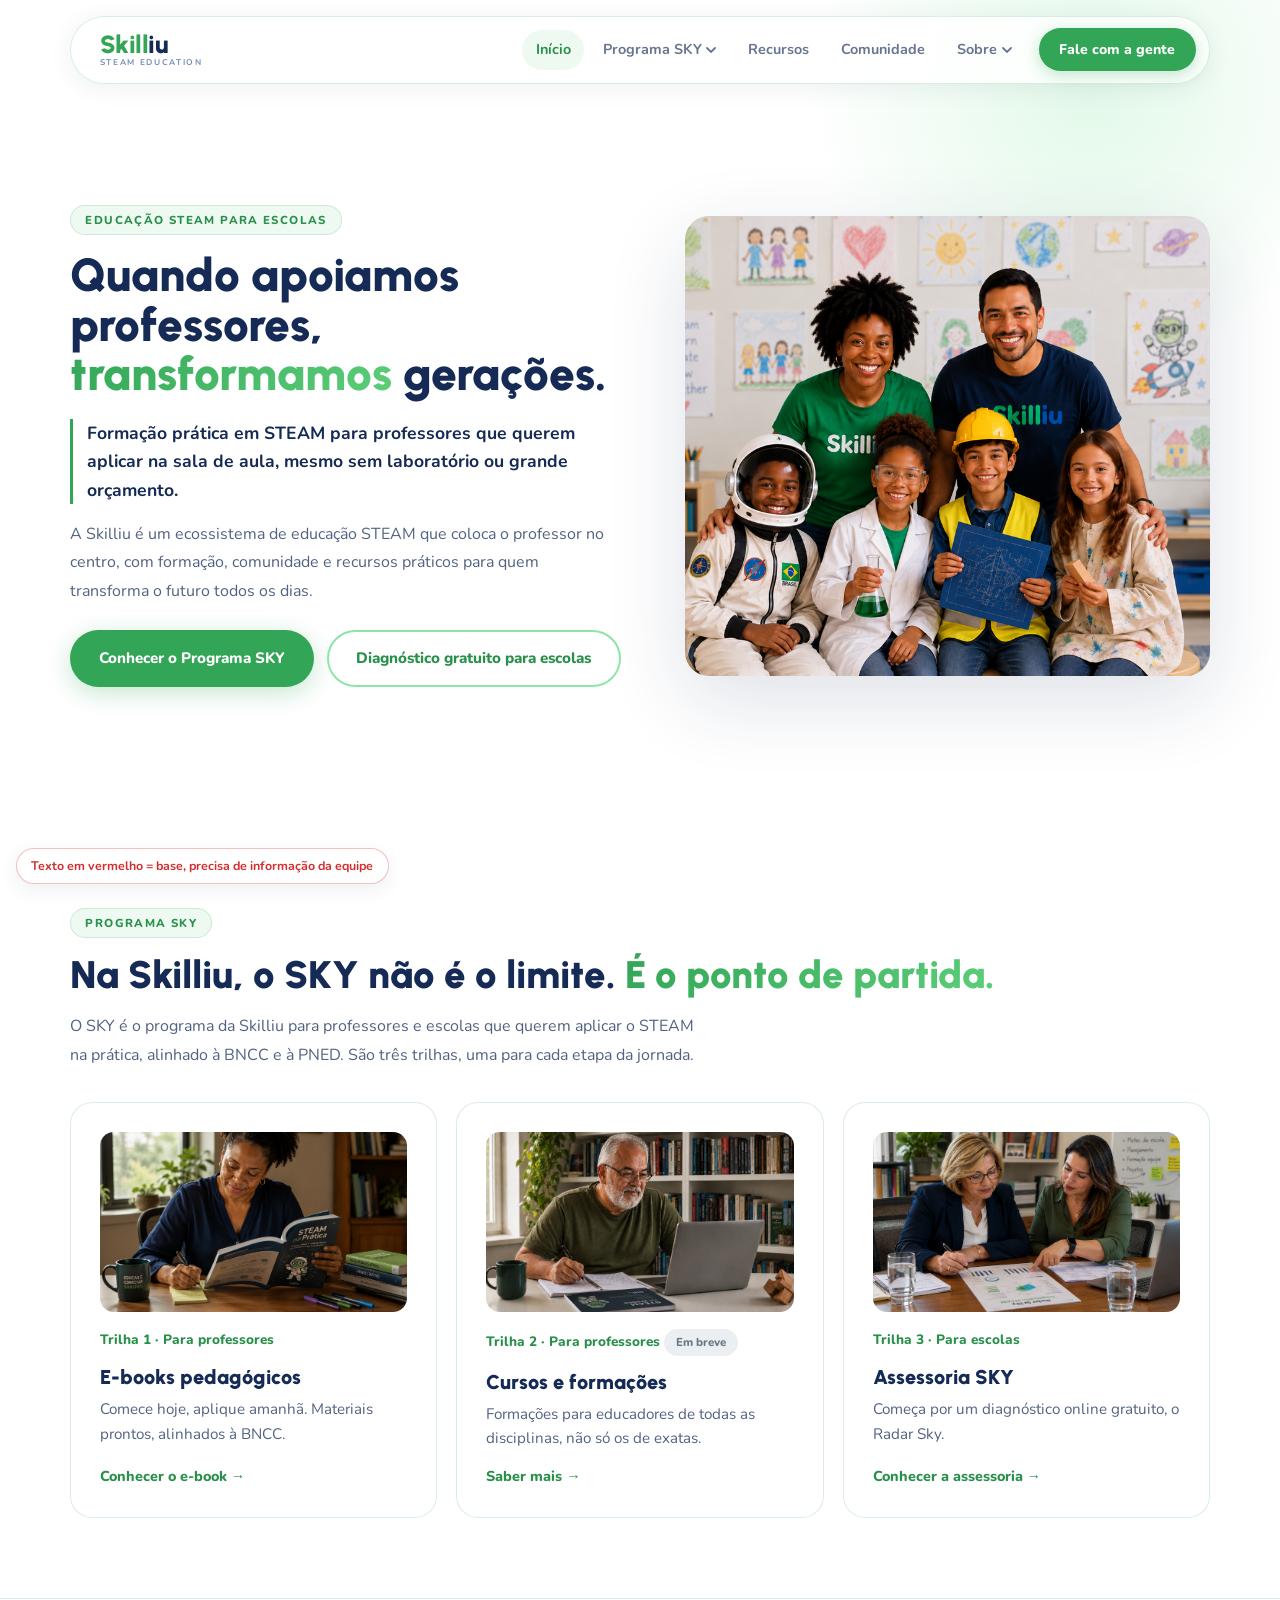
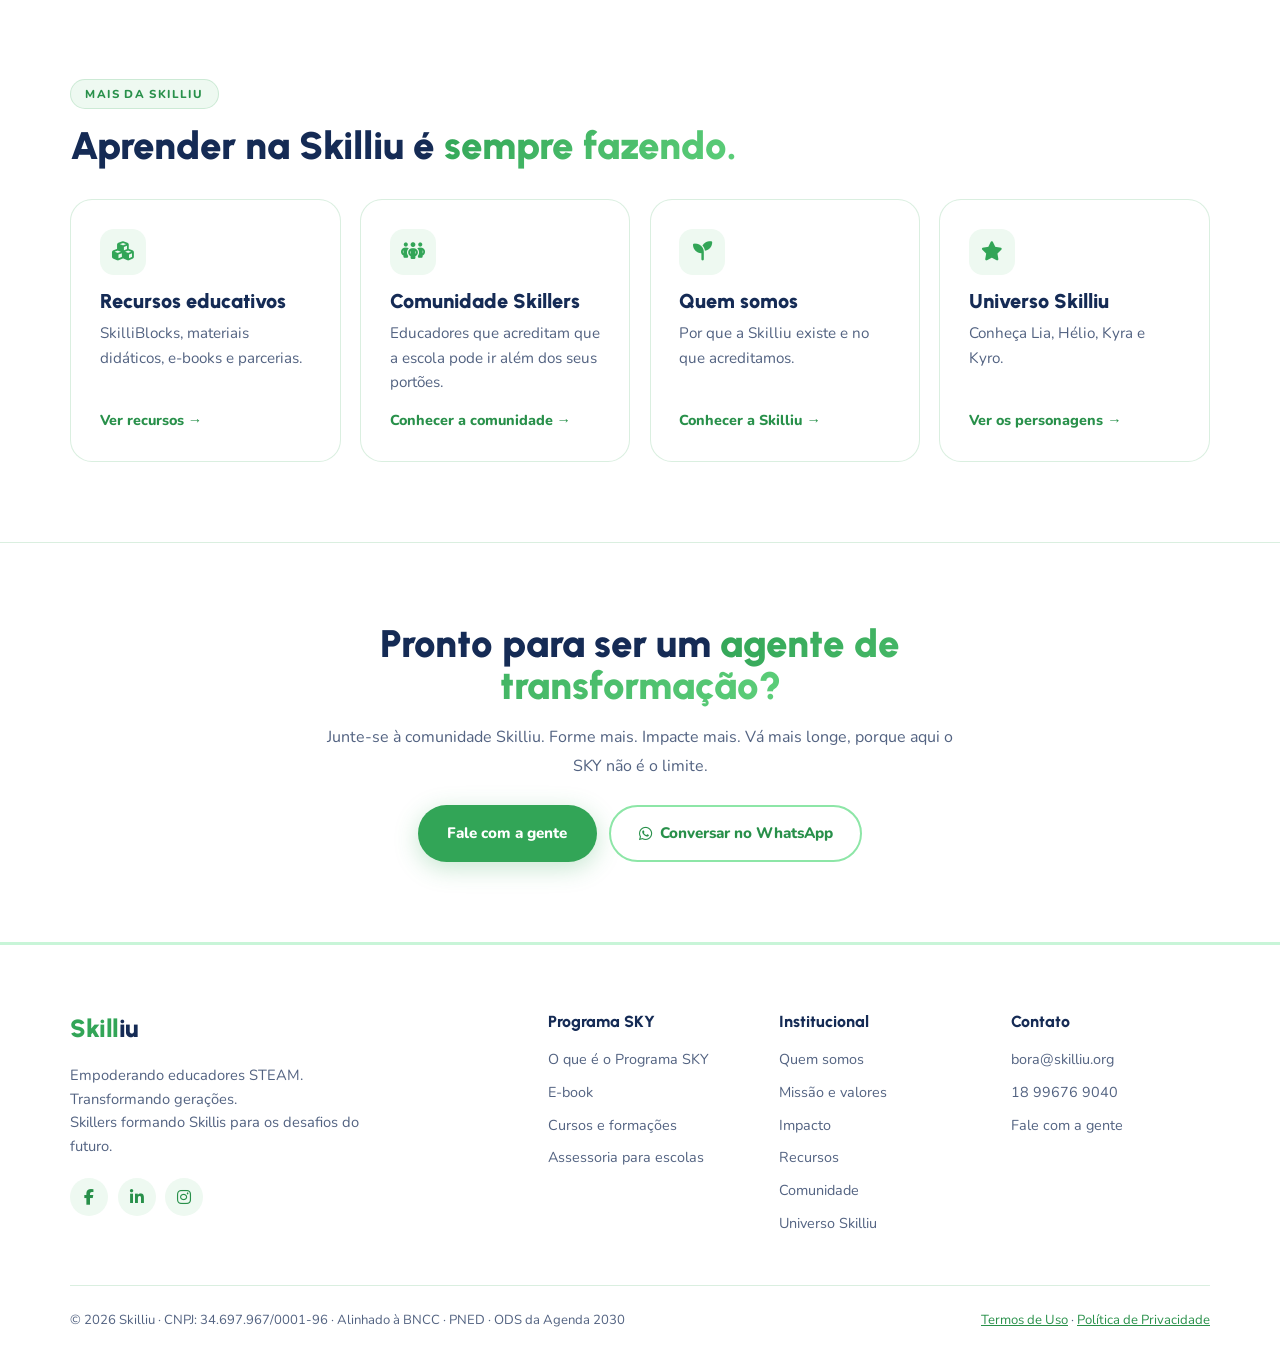
<file: index.html>
<!DOCTYPE html>
<html lang="pt-BR">
<head>
<meta charset="UTF-8">
<meta name="viewport" content="width=device-width, initial-scale=1.0">
<title>Skilliu | Educação STEAM para professores e escolas</title>
<meta name="description" content="Formação prática em STEAM para professores e escolas, mesmo sem laboratório ou grande orçamento.">
<link rel="icon" href="fotos/favicon.png">
<link href="https://fonts.googleapis.com/css2?family=Nunito:wght@400;600;700;800;900&family=Urbanist:wght@400;600;700;800;900&display=swap" rel="stylesheet">
<link rel="stylesheet" href="https://cdnjs.cloudflare.com/ajax/libs/font-awesome/6.5.0/css/all.min.css">
<link rel="stylesheet" href="style.css">
</head>
<body>

<!--
  BARRA SUPERIOR (igual em todas as telas)
  Início · Programa SKY ▾ · Recursos · Comunidade · Sobre ▾ · [Fale com a gente]
  Cada opção dos submenus tem uma linha explicando o que é.
-->
<header class="nav" id="nav">
  <a href="index.html" class="logo" aria-label="Skilliu, página inicial">
    <span class="logo-nome"><span class="logo-skill">Skill</span><span class="logo-iu">iu</span></span>
    <span class="logo-sub">Steam Education</span>
  </a>
  <button class="hamburguer" id="hamburguer" aria-label="Abrir menu" aria-expanded="false" aria-controls="menu">
    <span></span><span></span><span></span>
  </button>
  <nav aria-label="Menu principal">
    <ul class="menu" id="menu">
      <li><a href="index.html" class="menu-link ativo" aria-current="page">Início</a></li>

      <!-- Programa SKY: tudo o que a Skilliu oferece -->
      <li>
        <button type="button" class="menu-link" aria-expanded="false" aria-controls="sub-sky">Programa SKY <svg class="seta" viewBox="0 0 10 10" aria-hidden="true"><path d="M1 3l4 4 4-4" fill="none" stroke="currentColor" stroke-width="1.8" stroke-linecap="round"/></svg></button>
        <ul class="submenu" id="sub-sky">
          <li><a href="programa-sky.html">
            <span class="sub-titulo">O que é o Programa SKY</span>
            <span class="sub-desc">E-book, cursos e assessoria para levar o STEAM à sala de aula</span></a></li>
          <li><a href="ebook.html">
            <span class="sub-titulo">E-book <span class="sub-selo sub-selo-verde">Disponível</span></span>
            <span class="sub-desc">Robótica Descomplicada: 3 projetos prontos, sem kits caros</span></a></li>
          <li><a href="programa-sky.html#cursos">
            <span class="sub-titulo">Cursos e formações <span class="sub-selo">Em breve</span></span>
            <span class="sub-desc">Para professores de todas as disciplinas</span></a></li>
          <li><a href="assessoria.html">
            <span class="sub-titulo">Assessoria para escolas</span>
            <span class="sub-desc">Começa por um diagnóstico online gratuito</span></a></li>
        </ul>
      </li>

      <li><a href="recursos.html" class="menu-link">Recursos</a></li>
      <li><a href="comunidade.html" class="menu-link">Comunidade</a></li>

      <!-- Sobre: quem é a Skilliu -->
      <li>
        <button type="button" class="menu-link" aria-expanded="false" aria-controls="sub-sobre">Sobre <svg class="seta" viewBox="0 0 10 10" aria-hidden="true"><path d="M1 3l4 4 4-4" fill="none" stroke="currentColor" stroke-width="1.8" stroke-linecap="round"/></svg></button>
        <ul class="submenu" id="sub-sobre">
          <li><a href="quem-somos.html">
            <span class="sub-titulo">Quem somos</span>
            <span class="sub-desc">Nossa história e por que a Skilliu existe</span></a></li>
          <li><a href="quem-somos.html#missao">
            <span class="sub-titulo">Missão e valores</span>
            <span class="sub-desc">No que acreditamos</span></a></li>
          <li><a href="impacto.html">
            <span class="sub-titulo">Impacto</span>
            <span class="sub-desc">Como a educação vai além da sala de aula</span></a></li>
          <li><a href="universo.html">
            <span class="sub-titulo">Universo Skilliu</span>
            <span class="sub-desc">Conheça Lia, Hélio, Kyra e Kyro</span></a></li>
        </ul>
      </li>

      <li><button type="button" class="menu-cta" data-formulario="contato">Fale com a gente</button></li>
    </ul>
  </nav>
</header>

<main>

  <!--
    HERO
    Botões: um para o professor (Programa SKY, onde estão e-book, cursos e assessoria)
    e um para a gestão escolar (diagnóstico gratuito, que já funciona).
  -->
  <section class="hero">
    <div class="hero-inner">
      <div>
        <span class="tag">Educação STEAM para escolas</span>
        <h1 class="hero-titulo">Quando apoiamos professores, <em>transformamos</em> gerações.</h1>
        <p class="destaque-linha">Formação prática em STEAM para professores que querem aplicar na sala de aula, mesmo sem laboratório ou grande orçamento.</p>
        <p class="texto">A Skilliu é um ecossistema de educação STEAM que coloca o professor no centro, com formação, comunidade e recursos práticos para quem transforma o futuro todos os dias.</p>
        <div class="botoes">
          <a href="programa-sky.html" class="btn btn-verde">Conhecer o Programa SKY</a>
          <a href="assessoria.html" class="btn btn-contorno">Diagnóstico gratuito para escolas</a>
        </div>
      </div>
      <div><img src="fotos/sessao1.png" alt="Professores e crianças com fantasias de ciência" class="hero-foto"></div>
    </div>
  </section>

  <!-- RESUMO DO PROGRAMA SKY: as três trilhas, cada uma leva à sua tela -->
  <section class="secao">
    <div class="secao-inner">
      <span class="tag">Programa SKY</span>
      <h2 class="titulo">Na Skilliu, o SKY não é o limite. <em>É o ponto de partida.</em></h2>
      <p class="texto">O SKY é o programa da Skilliu para professores e escolas que querem aplicar o STEAM na prática, alinhado à BNCC e à PNED. São três trilhas, uma para cada etapa da jornada.</p>
      <div class="grade grade-3" style="margin-top:2rem">
        <a href="ebook.html" class="cartao">
          <img src="fotos/sessao3-trilha1.png" alt="" class="cartao-img">
          <span class="trilha-para">Trilha 1 · Para professores</span>
          <h3>E-books pedagógicos</h3>
          <p>Comece hoje, aplique amanhã. Materiais prontos, alinhados à BNCC.</p>
          <span class="cartao-link">Conhecer o e-book →</span>
        </a>
        <a href="programa-sky.html#cursos" class="cartao">
          <img src="fotos/sessao3-trilha2.png" alt="" class="cartao-img">
          <span class="trilha-para">Trilha 2 · Para professores <span class="selo selo-off">Em breve</span></span>
          <h3>Cursos e formações</h3>
          <p>Formações para educadores de todas as disciplinas, não só os de exatas.</p>
          <span class="cartao-link">Saber mais →</span>
        </a>
        <a href="assessoria.html" class="cartao">
          <img src="fotos/sessao3-trilha3.png" alt="" class="cartao-img">
          <span class="trilha-para">Trilha 3 · Para escolas</span>
          <h3>Assessoria SKY</h3>
          <p>Começa por um diagnóstico online gratuito, o Radar Sky.</p>
          <span class="cartao-link">Conhecer a assessoria →</span>
        </a>
      </div>
    </div>
  </section>

  <!-- MAIS DA SKILLIU: atalhos para as outras telas -->
  <section class="secao">
    <div class="secao-inner">
      <span class="tag">Mais da Skilliu</span>
      <h2 class="titulo">Aprender na Skilliu é <em>sempre fazendo.</em></h2>
      <div class="grade grade-4" style="margin-top:2rem">
        <a href="recursos.html" class="cartao">
          <span class="cartao-icone"><i class="fa-solid fa-cubes"></i></span>
          <h3>Recursos educativos</h3>
          <p>SkilliBlocks, materiais didáticos, e-books e parcerias.</p>
          <span class="cartao-link">Ver recursos →</span>
        </a>
        <a href="comunidade.html" class="cartao">
          <span class="cartao-icone"><i class="fa-solid fa-people-group"></i></span>
          <h3>Comunidade Skillers</h3>
          <p>Educadores que acreditam que a escola pode ir além dos seus portões.</p>
          <span class="cartao-link">Conhecer a comunidade →</span>
        </a>
        <a href="quem-somos.html" class="cartao">
          <span class="cartao-icone"><i class="fa-solid fa-seedling"></i></span>
          <h3>Quem somos</h3>
          <p>Por que a Skilliu existe e no que acreditamos.</p>
          <span class="cartao-link">Conhecer a Skilliu →</span>
        </a>
        <a href="universo.html" class="cartao">
          <span class="cartao-icone"><i class="fa-solid fa-star"></i></span>
          <h3>Universo Skilliu</h3>
          <p>Conheça Lia, Hélio, Kyra e Kyro.</p>
          <span class="cartao-link">Ver os personagens →</span>
        </a>
      </div>
    </div>
  </section>

  <!-- CHAMADA FINAL -->
  <section class="secao centro">
    <div class="secao-inner estreito">
      <h2 class="titulo">Pronto para ser um <em>agente de transformação?</em></h2>
      <p class="texto">Junte-se à comunidade Skilliu. Forme mais. Impacte mais. Vá mais longe, porque aqui o SKY não é o limite.</p>
      <div class="botoes">
        <button type="button" class="btn btn-verde" data-formulario="contato">Fale com a gente</button>
        <a href="https://wa.me/5518996769040" class="btn btn-contorno" target="_blank" rel="noopener"><i class="fa-brands fa-whatsapp"></i> Conversar no WhatsApp</a>
      </div>
    </div>
  </section>

</main>

<!-- RODAPÉ (igual em todas as telas) -->
<footer class="rodape">
  <div class="rodape-inner">
    <div>
      <span class="logo-nome"><span class="logo-skill">Skill</span><span class="logo-iu">iu</span></span>
      <p class="rodape-desc">Empoderando educadores STEAM. Transformando gerações.<br>Skillers formando Skillis para os desafios do futuro.</p>
      <div class="redes">
        <a href="https://www.facebook.com/steameducationbr/" target="_blank" rel="noopener" aria-label="Facebook"><i class="fa-brands fa-facebook-f"></i></a>
        <a href="https://www.linkedin.com/company/skilliu/" target="_blank" rel="noopener" aria-label="LinkedIn"><i class="fa-brands fa-linkedin-in"></i></a>
        <a href="https://www.instagram.com/skilliu.steameducation" target="_blank" rel="noopener" aria-label="Instagram"><i class="fa-brands fa-instagram"></i></a>
      </div>
    </div>
    <div class="rodape-colunas">
      <div>
        <h4>Programa SKY</h4>
        <ul>
          <li><a href="programa-sky.html">O que é o Programa SKY</a></li>
          <li><a href="ebook.html">E-book</a></li>
          <li><a href="programa-sky.html#cursos">Cursos e formações</a></li>
          <li><a href="assessoria.html">Assessoria para escolas</a></li>
        </ul>
      </div>
      <div>
        <h4>Institucional</h4>
        <ul>
          <li><a href="quem-somos.html">Quem somos</a></li>
          <li><a href="quem-somos.html#missao">Missão e valores</a></li>
          <li><a href="impacto.html">Impacto</a></li>
          <li><a href="recursos.html">Recursos</a></li>
          <li><a href="comunidade.html">Comunidade</a></li>
          <li><a href="universo.html">Universo Skilliu</a></li>
        </ul>
      </div>
      <div>
        <h4>Contato</h4>
        <ul>
          <li><a href="mailto:bora@skilliu.org">bora@skilliu.org</a></li>
          <li><a href="https://wa.me/5518996769040" target="_blank" rel="noopener">18 99676 9040</a></li>
          <li><a href="#" data-formulario="contato">Fale com a gente</a></li>
        </ul>
      </div>
    </div>
  </div>
  <div class="rodape-base">
    <p>© <span class="ano">2026</span> Skilliu · CNPJ: 34.697.967/0001-96 · Alinhado à BNCC · PNED · ODS da Agenda 2030</p>
    <p><a href="termos-de-uso.html">Termos de Uso</a> · <a href="politica-de-privacidade.html">Política de Privacidade</a></p>
  </div>
</footer>

<!-- Modal único: o conteúdo muda conforme o botão clicado (ver script.js) -->
<dialog class="modal" id="modalForm"></dialog>

<!-- Legenda do protótipo -->
<p class="legenda-base">Texto em vermelho = base, precisa de informação da equipe</p>

<script src="script.js"></script>
</body>
</html>
</file>
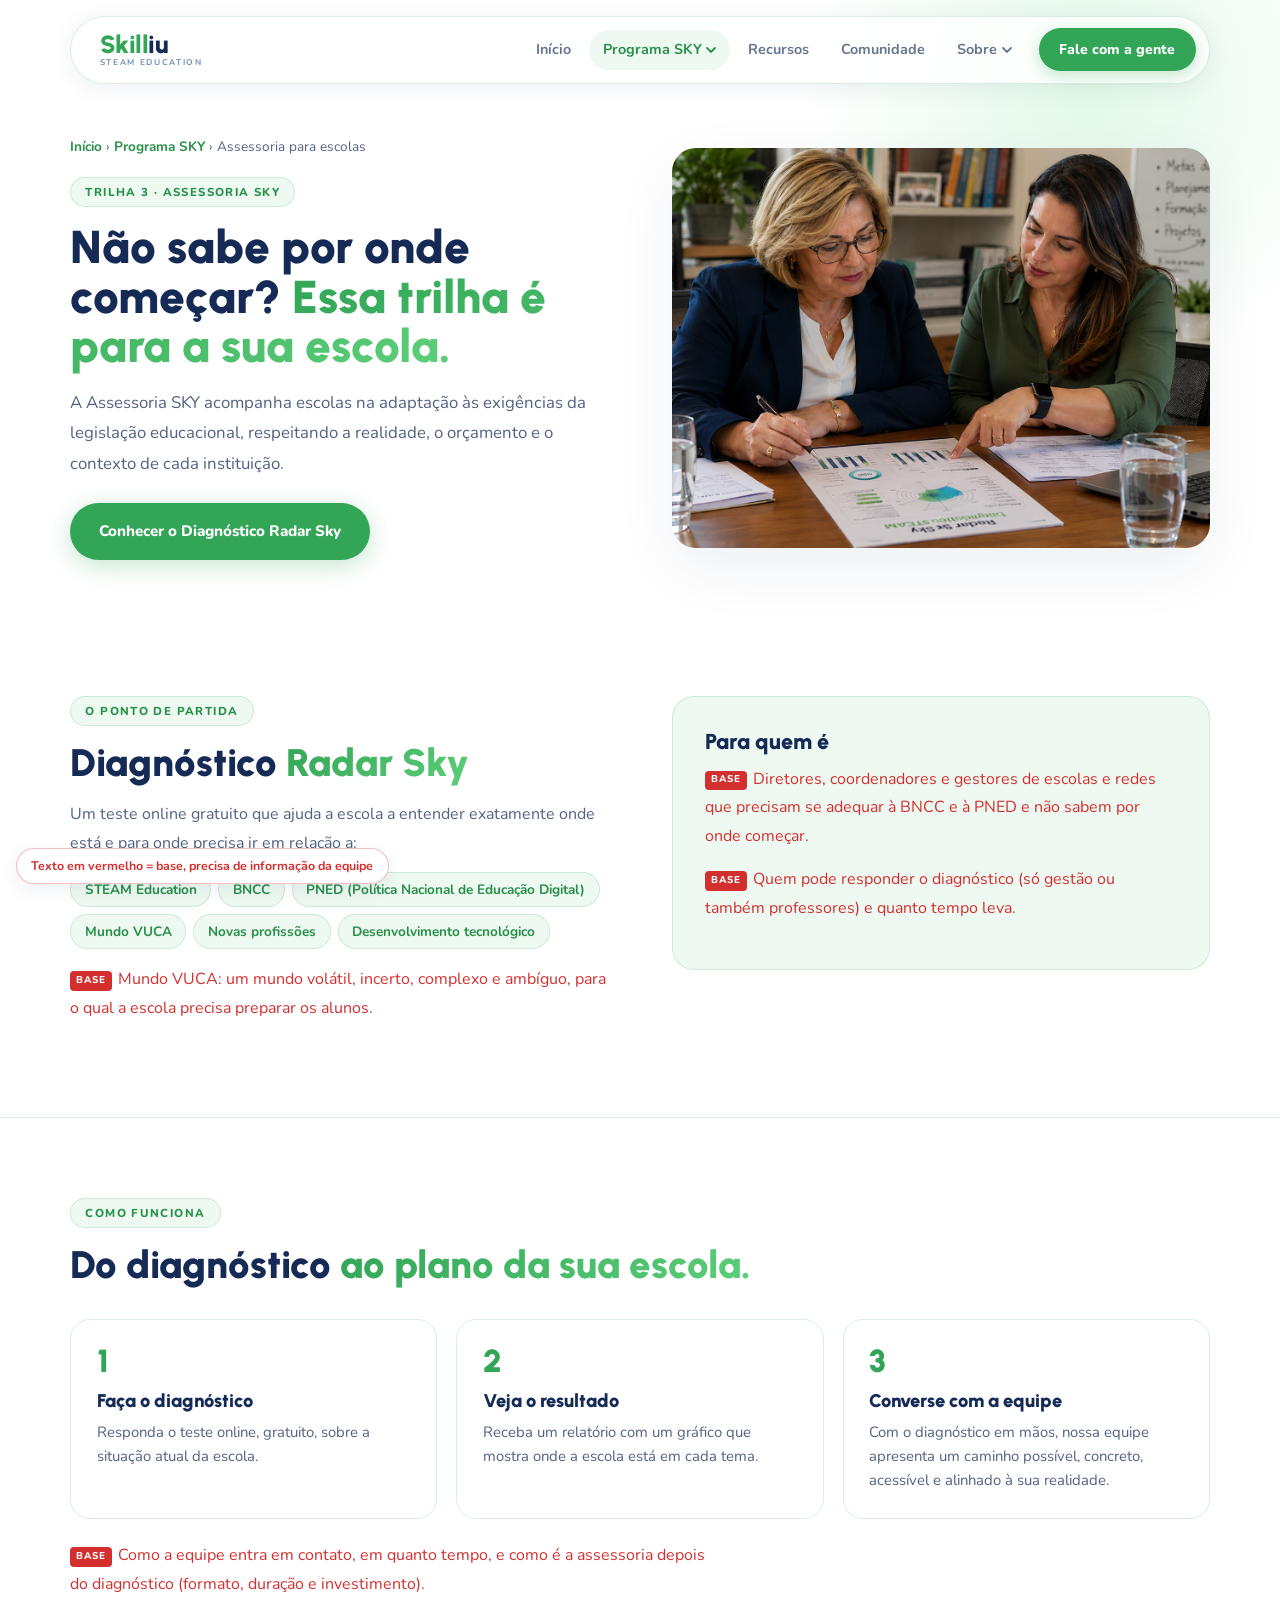
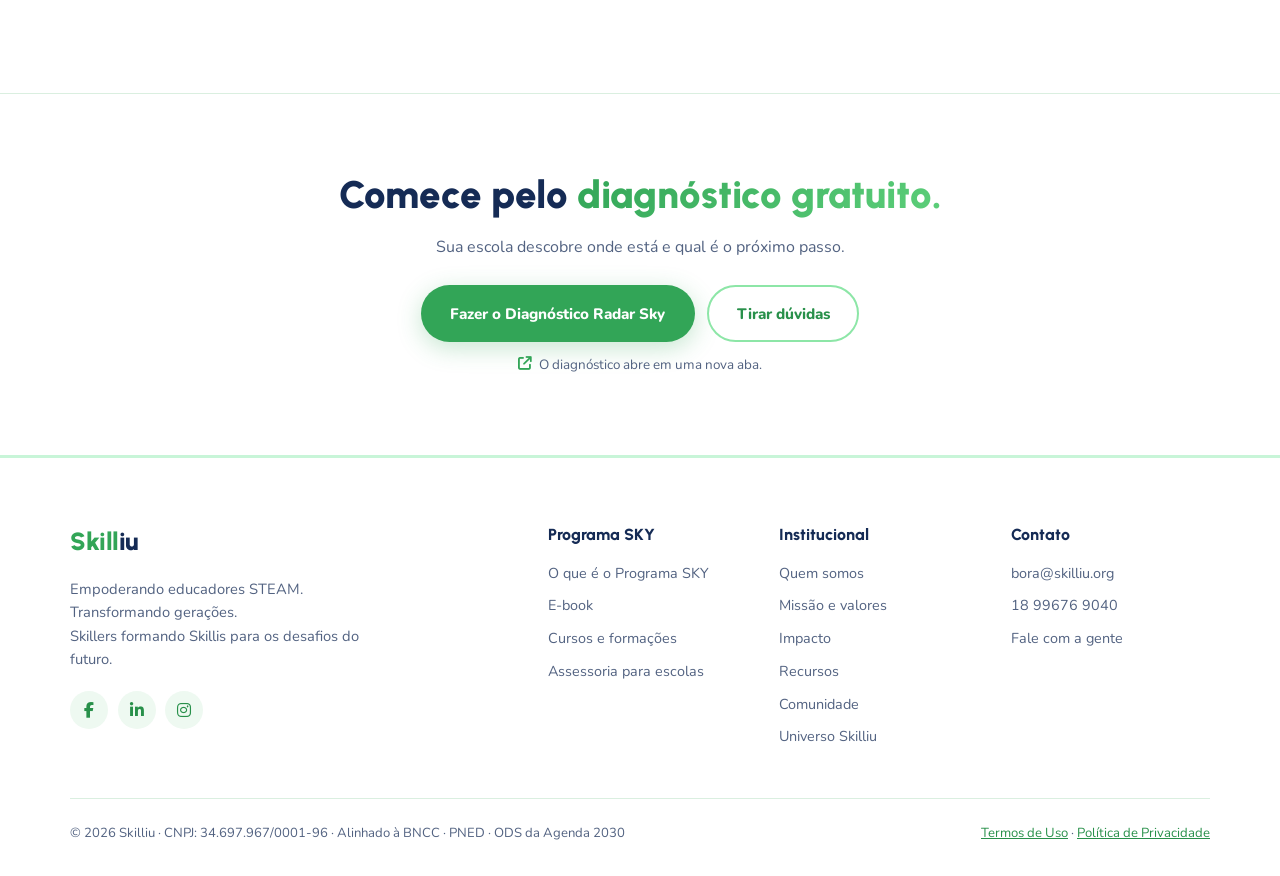
<file: assessoria.html>
<!DOCTYPE html>
<html lang="pt-BR">
<head>
<meta charset="UTF-8">
<meta name="viewport" content="width=device-width, initial-scale=1.0">
<title>Assessoria SKY para escolas | Skilliu</title>
<meta name="description" content="A Assessoria SKY acompanha escolas na adaptação à legislação educacional. Começa pelo Diagnóstico Radar Sky, gratuito e online.">
<link rel="icon" href="fotos/favicon.png">
<link href="https://fonts.googleapis.com/css2?family=Nunito:wght@400;600;700;800;900&family=Urbanist:wght@400;600;700;800;900&display=swap" rel="stylesheet">
<link rel="stylesheet" href="https://cdnjs.cloudflare.com/ajax/libs/font-awesome/6.5.0/css/all.min.css">
<link rel="stylesheet" href="style.css">
</head>
<body>

<!--
  BARRA SUPERIOR (igual em todas as telas)
  Início · Programa SKY ▾ · Recursos · Comunidade · Sobre ▾ · [Fale com a gente]
  Cada opção dos submenus tem uma linha explicando o que é.
-->
<header class="nav" id="nav">
  <a href="index.html" class="logo" aria-label="Skilliu, página inicial">
    <span class="logo-nome"><span class="logo-skill">Skill</span><span class="logo-iu">iu</span></span>
    <span class="logo-sub">Steam Education</span>
  </a>
  <button class="hamburguer" id="hamburguer" aria-label="Abrir menu" aria-expanded="false" aria-controls="menu">
    <span></span><span></span><span></span>
  </button>
  <nav aria-label="Menu principal">
    <ul class="menu" id="menu">
      <li><a href="index.html" class="menu-link">Início</a></li>

      <!-- Programa SKY: tudo o que a Skilliu oferece -->
      <li>
        <button type="button" class="menu-link ativo" aria-expanded="false" aria-controls="sub-sky">Programa SKY <svg class="seta" viewBox="0 0 10 10" aria-hidden="true"><path d="M1 3l4 4 4-4" fill="none" stroke="currentColor" stroke-width="1.8" stroke-linecap="round"/></svg></button>
        <ul class="submenu" id="sub-sky">
          <li><a href="programa-sky.html">
            <span class="sub-titulo">O que é o Programa SKY</span>
            <span class="sub-desc">E-book, cursos e assessoria para levar o STEAM à sala de aula</span></a></li>
          <li><a href="ebook.html">
            <span class="sub-titulo">E-book <span class="sub-selo sub-selo-verde">Disponível</span></span>
            <span class="sub-desc">Robótica Descomplicada: 3 projetos prontos, sem kits caros</span></a></li>
          <li><a href="programa-sky.html#cursos">
            <span class="sub-titulo">Cursos e formações <span class="sub-selo">Em breve</span></span>
            <span class="sub-desc">Para professores de todas as disciplinas</span></a></li>
          <li><a href="assessoria.html" aria-current="page">
            <span class="sub-titulo">Assessoria para escolas</span>
            <span class="sub-desc">Começa por um diagnóstico online gratuito</span></a></li>
        </ul>
      </li>

      <li><a href="recursos.html" class="menu-link">Recursos</a></li>
      <li><a href="comunidade.html" class="menu-link">Comunidade</a></li>

      <!-- Sobre: quem é a Skilliu -->
      <li>
        <button type="button" class="menu-link" aria-expanded="false" aria-controls="sub-sobre">Sobre <svg class="seta" viewBox="0 0 10 10" aria-hidden="true"><path d="M1 3l4 4 4-4" fill="none" stroke="currentColor" stroke-width="1.8" stroke-linecap="round"/></svg></button>
        <ul class="submenu" id="sub-sobre">
          <li><a href="quem-somos.html">
            <span class="sub-titulo">Quem somos</span>
            <span class="sub-desc">Nossa história e por que a Skilliu existe</span></a></li>
          <li><a href="quem-somos.html#missao">
            <span class="sub-titulo">Missão e valores</span>
            <span class="sub-desc">No que acreditamos</span></a></li>
          <li><a href="impacto.html">
            <span class="sub-titulo">Impacto</span>
            <span class="sub-desc">Como a educação vai além da sala de aula</span></a></li>
          <li><a href="universo.html">
            <span class="sub-titulo">Universo Skilliu</span>
            <span class="sub-desc">Conheça Lia, Hélio, Kyra e Kyro</span></a></li>
        </ul>
      </li>

      <li><button type="button" class="menu-cta" data-formulario="contato">Fale com a gente</button></li>
    </ul>
  </nav>
</header>

<main>

  <section class="pagina-topo">
    <div class="secao-inner dividido">
      <div>
        <nav class="trilha-nav" aria-label="Você está aqui"><a href="index.html">Início</a> › <a href="programa-sky.html">Programa SKY</a> › Assessoria para escolas</nav>
        <span class="tag">Trilha 3 · Assessoria SKY</span>
        <h1 class="pagina-titulo">Não sabe por onde começar? <em>Essa trilha é para a sua escola.</em></h1>
        <p class="texto">A Assessoria SKY acompanha escolas na adaptação às exigências da legislação educacional, respeitando a realidade, o orçamento e o contexto de cada instituição.</p>
        <div class="botoes">
          <a href="#radar" class="btn btn-verde">Conhecer o Diagnóstico Radar Sky</a>
        </div>
      </div>
      <img src="fotos/sessao3-trilha3.png" alt="Gestoras escolares analisando um relatório" class="foto">
    </div>
  </section>

  <!-- O DIAGNÓSTICO: o que ele avalia -->
  <section class="secao" id="radar">
    <div class="secao-inner dividido" style="align-items:start">
      <div>
        <span class="tag">O ponto de partida</span>
        <h2 class="titulo">Diagnóstico <em>Radar Sky</em></h2>
        <p class="texto">Um teste online gratuito que ajuda a escola a entender exatamente onde está e para onde precisa ir em relação a:</p>
        <ul class="chips">
          <li>STEAM Education</li>
          <li>BNCC</li>
          <li>PNED (Política Nacional de Educação Digital)</li>
          <li>Mundo VUCA</li>
          <li>Novas profissões</li>
          <li>Desenvolvimento tecnológico</li>
        </ul>
        <p class="texto"><span class="base">Mundo VUCA: um mundo volátil, incerto, complexo e ambíguo, para o qual a escola precisa preparar os alunos.</span></p>
      </div>
      <div class="caixa-verde">
        <h3 class="subtitulo">Para quem é</h3>
        <p class="texto"><span class="base">Diretores, coordenadores e gestores de escolas e redes que precisam se adequar à BNCC e à PNED e não sabem por onde começar.</span></p>
        <p class="texto"><span class="base">Quem pode responder o diagnóstico (só gestão ou também professores) e quanto tempo leva.</span></p>
      </div>
    </div>
  </section>

  <!-- COMO FUNCIONA -->
  <section class="secao">
    <div class="secao-inner">
      <span class="tag">Como funciona</span>
      <h2 class="titulo">Do diagnóstico <em>ao plano da sua escola.</em></h2>
      <ol class="passos" style="margin-top:2rem">
        <li><h3>Faça o diagnóstico</h3><p>Responda o teste online, gratuito, sobre a situação atual da escola.</p></li>
        <li><h3>Veja o resultado</h3><p>Receba um relatório com um gráfico que mostra onde a escola está em cada tema.</p></li>
        <li><h3>Converse com a equipe</h3><p>Com o diagnóstico em mãos, nossa equipe apresenta um caminho possível, concreto, acessível e alinhado à sua realidade.</p></li>
      </ol>
      <p class="texto" style="margin-top:1.4rem"><span class="base">Como a equipe entra em contato, em quanto tempo, e como é a assessoria depois do diagnóstico (formato, duração e investimento).</span></p>
    </div>
  </section>

  <section class="secao centro">
    <div class="secao-inner estreito">
      <h2 class="titulo">Comece pelo <em>diagnóstico gratuito.</em></h2>
      <p class="texto">Sua escola descobre onde está e qual é o próximo passo.</p>
      <div class="botoes">
        <!-- No site no ar, este link é relativo: radar-sky/index.html -->
        <a href="https://skilliu.org/radar-sky/index.html" class="btn btn-verde" target="_blank" rel="noopener">Fazer o Diagnóstico Radar Sky</a>
        <button type="button" class="btn btn-contorno" data-formulario="contato">Tirar dúvidas</button>
      </div>
      <p class="nota" style="justify-content:center"><i class="fa-solid fa-arrow-up-right-from-square"></i> O diagnóstico abre em uma nova aba.</p>
    </div>
  </section>

</main>

<!-- RODAPÉ (igual em todas as telas) -->
<footer class="rodape">
  <div class="rodape-inner">
    <div>
      <span class="logo-nome"><span class="logo-skill">Skill</span><span class="logo-iu">iu</span></span>
      <p class="rodape-desc">Empoderando educadores STEAM. Transformando gerações.<br>Skillers formando Skillis para os desafios do futuro.</p>
      <div class="redes">
        <a href="https://www.facebook.com/steameducationbr/" target="_blank" rel="noopener" aria-label="Facebook"><i class="fa-brands fa-facebook-f"></i></a>
        <a href="https://www.linkedin.com/company/skilliu/" target="_blank" rel="noopener" aria-label="LinkedIn"><i class="fa-brands fa-linkedin-in"></i></a>
        <a href="https://www.instagram.com/skilliu.steameducation" target="_blank" rel="noopener" aria-label="Instagram"><i class="fa-brands fa-instagram"></i></a>
      </div>
    </div>
    <div class="rodape-colunas">
      <div>
        <h4>Programa SKY</h4>
        <ul>
          <li><a href="programa-sky.html">O que é o Programa SKY</a></li>
          <li><a href="ebook.html">E-book</a></li>
          <li><a href="programa-sky.html#cursos">Cursos e formações</a></li>
          <li><a href="assessoria.html">Assessoria para escolas</a></li>
        </ul>
      </div>
      <div>
        <h4>Institucional</h4>
        <ul>
          <li><a href="quem-somos.html">Quem somos</a></li>
          <li><a href="quem-somos.html#missao">Missão e valores</a></li>
          <li><a href="impacto.html">Impacto</a></li>
          <li><a href="recursos.html">Recursos</a></li>
          <li><a href="comunidade.html">Comunidade</a></li>
          <li><a href="universo.html">Universo Skilliu</a></li>
        </ul>
      </div>
      <div>
        <h4>Contato</h4>
        <ul>
          <li><a href="mailto:bora@skilliu.org">bora@skilliu.org</a></li>
          <li><a href="https://wa.me/5518996769040" target="_blank" rel="noopener">18 99676 9040</a></li>
          <li><a href="#" data-formulario="contato">Fale com a gente</a></li>
        </ul>
      </div>
    </div>
  </div>
  <div class="rodape-base">
    <p>© <span class="ano">2026</span> Skilliu · CNPJ: 34.697.967/0001-96 · Alinhado à BNCC · PNED · ODS da Agenda 2030</p>
    <p><a href="termos-de-uso.html">Termos de Uso</a> · <a href="politica-de-privacidade.html">Política de Privacidade</a></p>
  </div>
</footer>

<!-- Modal único: o conteúdo muda conforme o botão clicado (ver script.js) -->
<dialog class="modal" id="modalForm"></dialog>

<!-- Legenda do protótipo -->
<p class="legenda-base">Texto em vermelho = base, precisa de informação da equipe</p>

<script src="script.js"></script>
</body>
</html>
</file>
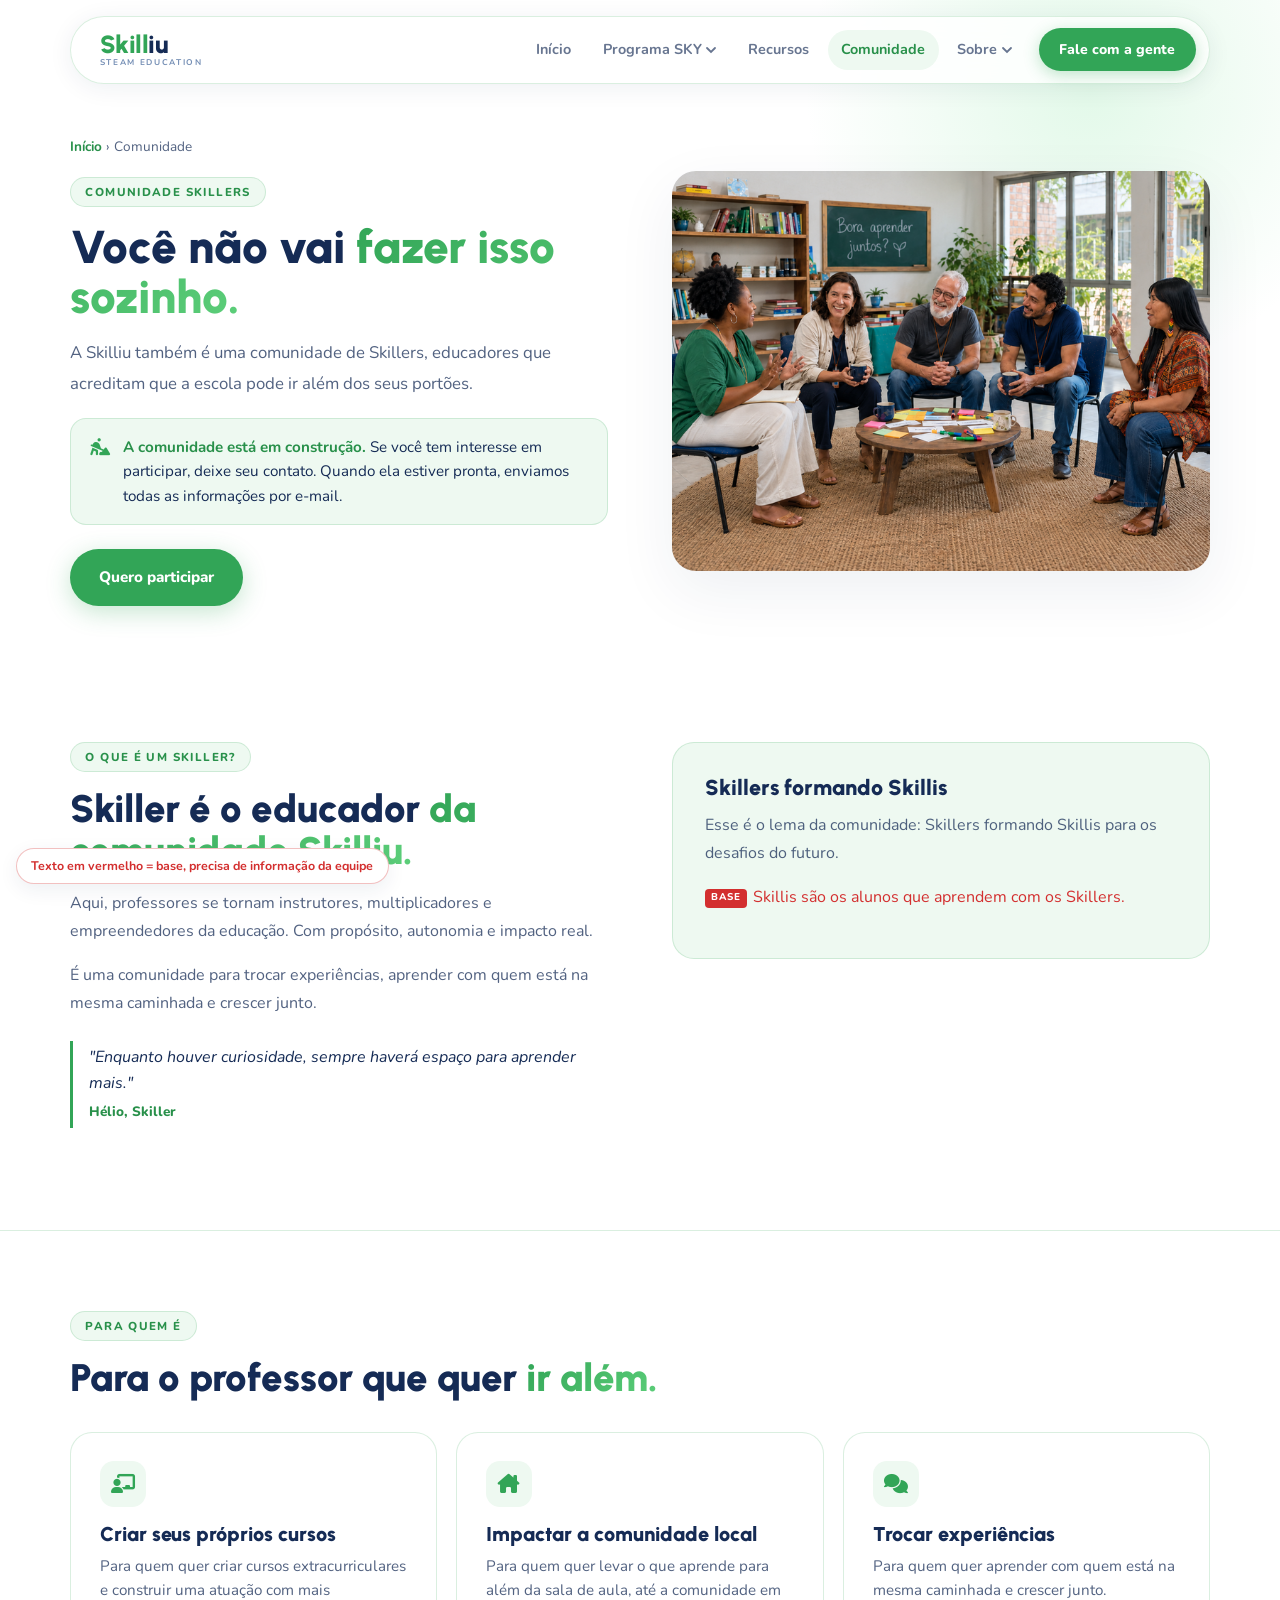
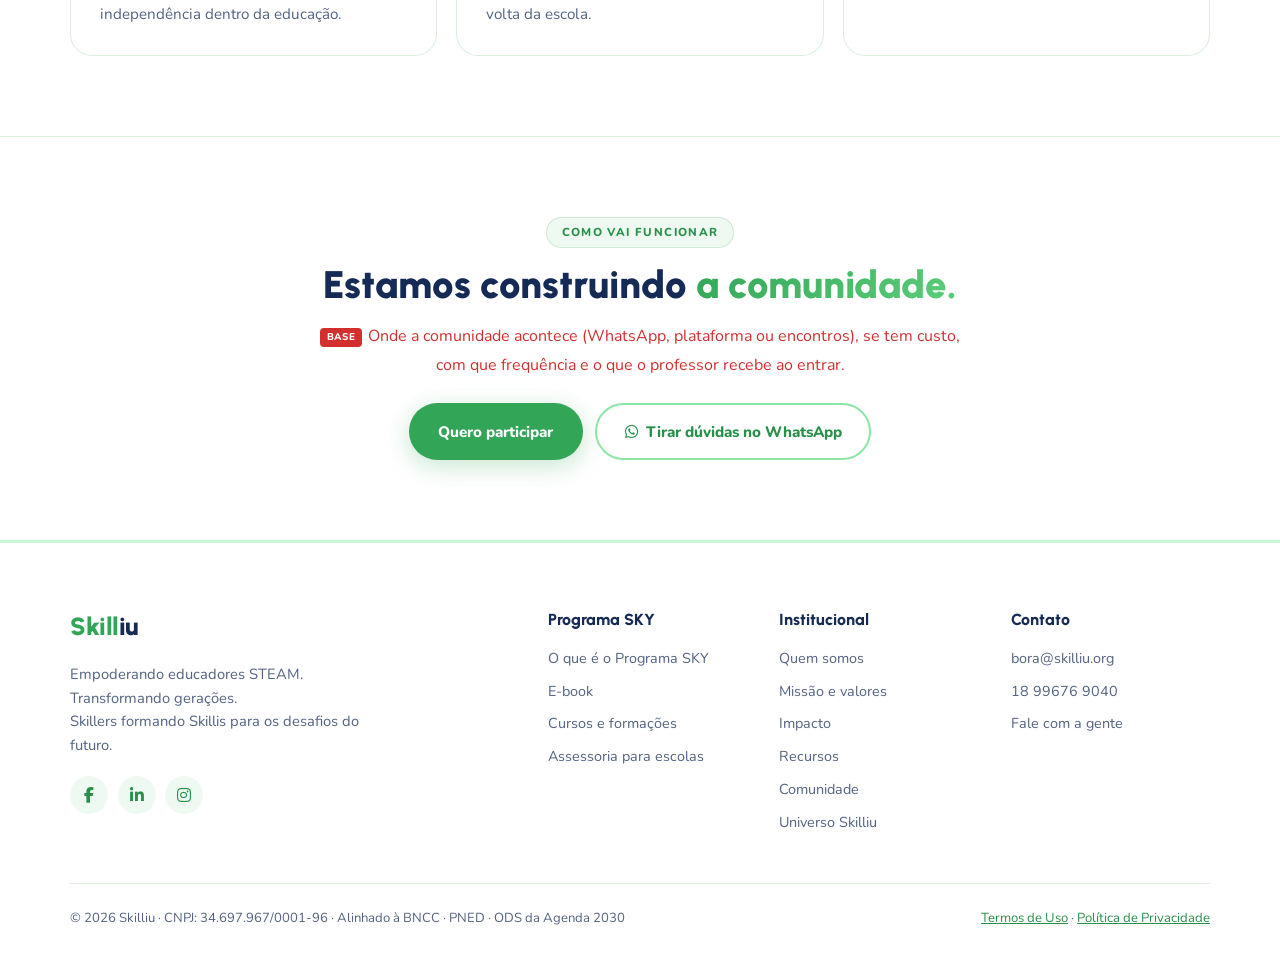
<file: comunidade.html>
<!DOCTYPE html>
<html lang="pt-BR">
<head>
<meta charset="UTF-8">
<meta name="viewport" content="width=device-width, initial-scale=1.0">
<title>Comunidade Skillers | Skilliu</title>
<meta name="description" content="A comunidade de educadores da Skilliu, em construção. Deixe seu contato para participar.">
<link rel="icon" href="fotos/favicon.png">
<link href="https://fonts.googleapis.com/css2?family=Nunito:wght@400;600;700;800;900&family=Urbanist:wght@400;600;700;800;900&display=swap" rel="stylesheet">
<link rel="stylesheet" href="https://cdnjs.cloudflare.com/ajax/libs/font-awesome/6.5.0/css/all.min.css">
<link rel="stylesheet" href="style.css">
</head>
<body>

<!--
  BARRA SUPERIOR (igual em todas as telas)
  Início · Programa SKY ▾ · Recursos · Comunidade · Sobre ▾ · [Fale com a gente]
  Cada opção dos submenus tem uma linha explicando o que é.
-->
<header class="nav" id="nav">
  <a href="index.html" class="logo" aria-label="Skilliu, página inicial">
    <span class="logo-nome"><span class="logo-skill">Skill</span><span class="logo-iu">iu</span></span>
    <span class="logo-sub">Steam Education</span>
  </a>
  <button class="hamburguer" id="hamburguer" aria-label="Abrir menu" aria-expanded="false" aria-controls="menu">
    <span></span><span></span><span></span>
  </button>
  <nav aria-label="Menu principal">
    <ul class="menu" id="menu">
      <li><a href="index.html" class="menu-link">Início</a></li>

      <!-- Programa SKY: tudo o que a Skilliu oferece -->
      <li>
        <button type="button" class="menu-link" aria-expanded="false" aria-controls="sub-sky">Programa SKY <svg class="seta" viewBox="0 0 10 10" aria-hidden="true"><path d="M1 3l4 4 4-4" fill="none" stroke="currentColor" stroke-width="1.8" stroke-linecap="round"/></svg></button>
        <ul class="submenu" id="sub-sky">
          <li><a href="programa-sky.html">
            <span class="sub-titulo">O que é o Programa SKY</span>
            <span class="sub-desc">E-book, cursos e assessoria para levar o STEAM à sala de aula</span></a></li>
          <li><a href="ebook.html">
            <span class="sub-titulo">E-book <span class="sub-selo sub-selo-verde">Disponível</span></span>
            <span class="sub-desc">Robótica Descomplicada: 3 projetos prontos, sem kits caros</span></a></li>
          <li><a href="programa-sky.html#cursos">
            <span class="sub-titulo">Cursos e formações <span class="sub-selo">Em breve</span></span>
            <span class="sub-desc">Para professores de todas as disciplinas</span></a></li>
          <li><a href="assessoria.html">
            <span class="sub-titulo">Assessoria para escolas</span>
            <span class="sub-desc">Começa por um diagnóstico online gratuito</span></a></li>
        </ul>
      </li>

      <li><a href="recursos.html" class="menu-link">Recursos</a></li>
      <li><a href="comunidade.html" class="menu-link ativo" aria-current="page">Comunidade</a></li>

      <!-- Sobre: quem é a Skilliu -->
      <li>
        <button type="button" class="menu-link" aria-expanded="false" aria-controls="sub-sobre">Sobre <svg class="seta" viewBox="0 0 10 10" aria-hidden="true"><path d="M1 3l4 4 4-4" fill="none" stroke="currentColor" stroke-width="1.8" stroke-linecap="round"/></svg></button>
        <ul class="submenu" id="sub-sobre">
          <li><a href="quem-somos.html">
            <span class="sub-titulo">Quem somos</span>
            <span class="sub-desc">Nossa história e por que a Skilliu existe</span></a></li>
          <li><a href="quem-somos.html#missao">
            <span class="sub-titulo">Missão e valores</span>
            <span class="sub-desc">No que acreditamos</span></a></li>
          <li><a href="impacto.html">
            <span class="sub-titulo">Impacto</span>
            <span class="sub-desc">Como a educação vai além da sala de aula</span></a></li>
          <li><a href="universo.html">
            <span class="sub-titulo">Universo Skilliu</span>
            <span class="sub-desc">Conheça Lia, Hélio, Kyra e Kyro</span></a></li>
        </ul>
      </li>

      <li><button type="button" class="menu-cta" data-formulario="contato">Fale com a gente</button></li>
    </ul>
  </nav>
</header>

<main>

  <section class="pagina-topo">
    <div class="secao-inner dividido">
      <div>
        <nav class="trilha-nav" aria-label="Você está aqui"><a href="index.html">Início</a> › Comunidade</nav>
        <span class="tag">Comunidade Skillers</span>
        <h1 class="pagina-titulo">Você não vai <em>fazer isso sozinho.</em></h1>
        <p class="texto">A Skilliu também é uma comunidade de Skillers, educadores que acreditam que a escola pode ir além dos seus portões.</p>
        <div class="aviso"><i class="fa-solid fa-person-digging"></i><span><strong>A comunidade está em construção.</strong> Se você tem interesse em participar, deixe seu contato. Quando ela estiver pronta, enviamos todas as informações por e-mail.</span></div>
        <div class="botoes"><button type="button" class="btn btn-verde" data-formulario="comunidade">Quero participar</button></div>
      </div>
      <img src="fotos/sessao6.png" alt="Professores conversando em roda" class="foto">
    </div>
  </section>

  <!-- O QUE É UM SKILLER -->
  <section class="secao">
    <div class="secao-inner dividido" style="align-items:start">
      <div>
        <span class="tag">O que é um Skiller?</span>
        <h2 class="titulo">Skiller é o educador <em>da comunidade Skilliu.</em></h2>
        <p class="texto">Aqui, professores se tornam instrutores, multiplicadores e empreendedores da educação. Com propósito, autonomia e impacto real.</p>
        <p class="texto">É uma comunidade para trocar experiências, aprender com quem está na mesma caminhada e crescer junto.</p>
        <blockquote class="citacao">"Enquanto houver curiosidade, sempre haverá espaço para aprender mais."<cite>Hélio, Skiller</cite></blockquote>
      </div>
      <div class="caixa-verde">
        <h3 class="subtitulo">Skillers formando Skillis</h3>
        <p class="texto">Esse é o lema da comunidade: Skillers formando Skillis para os desafios do futuro.</p>
        <p class="texto"><span class="base">Skillis são os alunos que aprendem com os Skillers.</span></p>
      </div>
    </div>
  </section>

  <!-- PARA QUEM É -->
  <section class="secao">
    <div class="secao-inner">
      <span class="tag">Para quem é</span>
      <h2 class="titulo">Para o professor que quer <em>ir além.</em></h2>
      <div class="grade grade-3" style="margin-top:2rem">
        <article class="cartao">
          <span class="cartao-icone"><i class="fa-solid fa-chalkboard-user"></i></span>
          <h3>Criar seus próprios cursos</h3>
          <p>Para quem quer criar cursos extracurriculares e construir uma atuação com mais independência dentro da educação.</p>
        </article>
        <article class="cartao">
          <span class="cartao-icone"><i class="fa-solid fa-house-chimney"></i></span>
          <h3>Impactar a comunidade local</h3>
          <p>Para quem quer levar o que aprende para além da sala de aula, até a comunidade em volta da escola.</p>
        </article>
        <article class="cartao">
          <span class="cartao-icone"><i class="fa-solid fa-comments"></i></span>
          <h3>Trocar experiências</h3>
          <p>Para quem quer aprender com quem está na mesma caminhada e crescer junto.</p>
        </article>
      </div>
    </div>
  </section>

  <!-- COMO VAI FUNCIONAR (ainda indefinido) -->
  <section class="secao centro">
    <div class="secao-inner estreito">
      <span class="tag">Como vai funcionar</span>
      <h2 class="titulo">Estamos construindo <em>a comunidade.</em></h2>
      <p class="texto"><span class="base">Onde a comunidade acontece (WhatsApp, plataforma ou encontros), se tem custo, com que frequência e o que o professor recebe ao entrar.</span></p>
      <div class="botoes">
        <button type="button" class="btn btn-verde" data-formulario="comunidade">Quero participar</button>
        <a href="https://wa.me/5518996769040?text=Ol%C3%A1%2C%20eu%20gostaria%20de%20mais%20informa%C3%A7%C3%B5es%20sobre%20a%20comunidade%20Skiller." class="btn btn-contorno" target="_blank" rel="noopener"><i class="fa-brands fa-whatsapp"></i> Tirar dúvidas no WhatsApp</a>
      </div>
    </div>
  </section>

</main>

<!-- RODAPÉ (igual em todas as telas) -->
<footer class="rodape">
  <div class="rodape-inner">
    <div>
      <span class="logo-nome"><span class="logo-skill">Skill</span><span class="logo-iu">iu</span></span>
      <p class="rodape-desc">Empoderando educadores STEAM. Transformando gerações.<br>Skillers formando Skillis para os desafios do futuro.</p>
      <div class="redes">
        <a href="https://www.facebook.com/steameducationbr/" target="_blank" rel="noopener" aria-label="Facebook"><i class="fa-brands fa-facebook-f"></i></a>
        <a href="https://www.linkedin.com/company/skilliu/" target="_blank" rel="noopener" aria-label="LinkedIn"><i class="fa-brands fa-linkedin-in"></i></a>
        <a href="https://www.instagram.com/skilliu.steameducation" target="_blank" rel="noopener" aria-label="Instagram"><i class="fa-brands fa-instagram"></i></a>
      </div>
    </div>
    <div class="rodape-colunas">
      <div>
        <h4>Programa SKY</h4>
        <ul>
          <li><a href="programa-sky.html">O que é o Programa SKY</a></li>
          <li><a href="ebook.html">E-book</a></li>
          <li><a href="programa-sky.html#cursos">Cursos e formações</a></li>
          <li><a href="assessoria.html">Assessoria para escolas</a></li>
        </ul>
      </div>
      <div>
        <h4>Institucional</h4>
        <ul>
          <li><a href="quem-somos.html">Quem somos</a></li>
          <li><a href="quem-somos.html#missao">Missão e valores</a></li>
          <li><a href="impacto.html">Impacto</a></li>
          <li><a href="recursos.html">Recursos</a></li>
          <li><a href="comunidade.html">Comunidade</a></li>
          <li><a href="universo.html">Universo Skilliu</a></li>
        </ul>
      </div>
      <div>
        <h4>Contato</h4>
        <ul>
          <li><a href="mailto:bora@skilliu.org">bora@skilliu.org</a></li>
          <li><a href="https://wa.me/5518996769040" target="_blank" rel="noopener">18 99676 9040</a></li>
          <li><a href="#" data-formulario="contato">Fale com a gente</a></li>
        </ul>
      </div>
    </div>
  </div>
  <div class="rodape-base">
    <p>© <span class="ano">2026</span> Skilliu · CNPJ: 34.697.967/0001-96 · Alinhado à BNCC · PNED · ODS da Agenda 2030</p>
    <p><a href="termos-de-uso.html">Termos de Uso</a> · <a href="politica-de-privacidade.html">Política de Privacidade</a></p>
  </div>
</footer>

<!-- Modal único: o conteúdo muda conforme o botão clicado (ver script.js) -->
<dialog class="modal" id="modalForm"></dialog>

<!-- Legenda do protótipo -->
<p class="legenda-base">Texto em vermelho = base, precisa de informação da equipe</p>

<script src="script.js"></script>
</body>
</html>
</file>
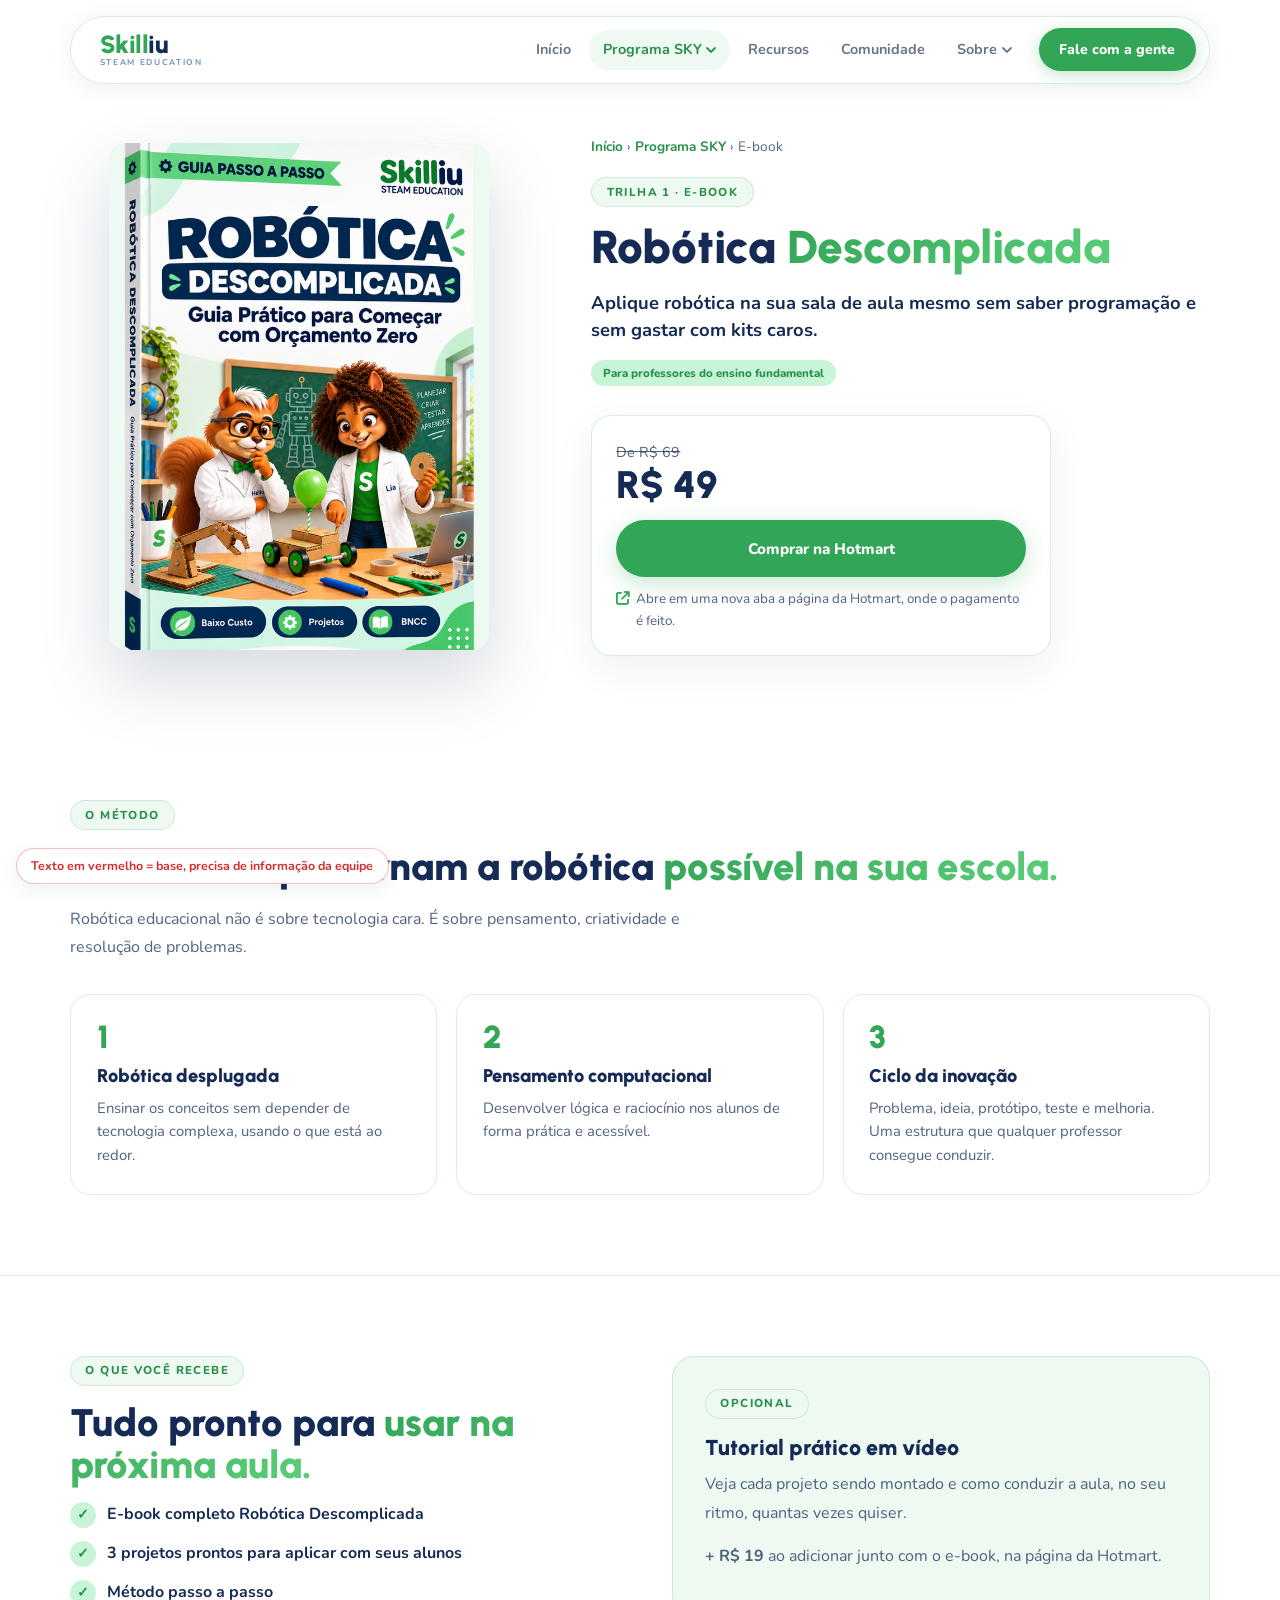
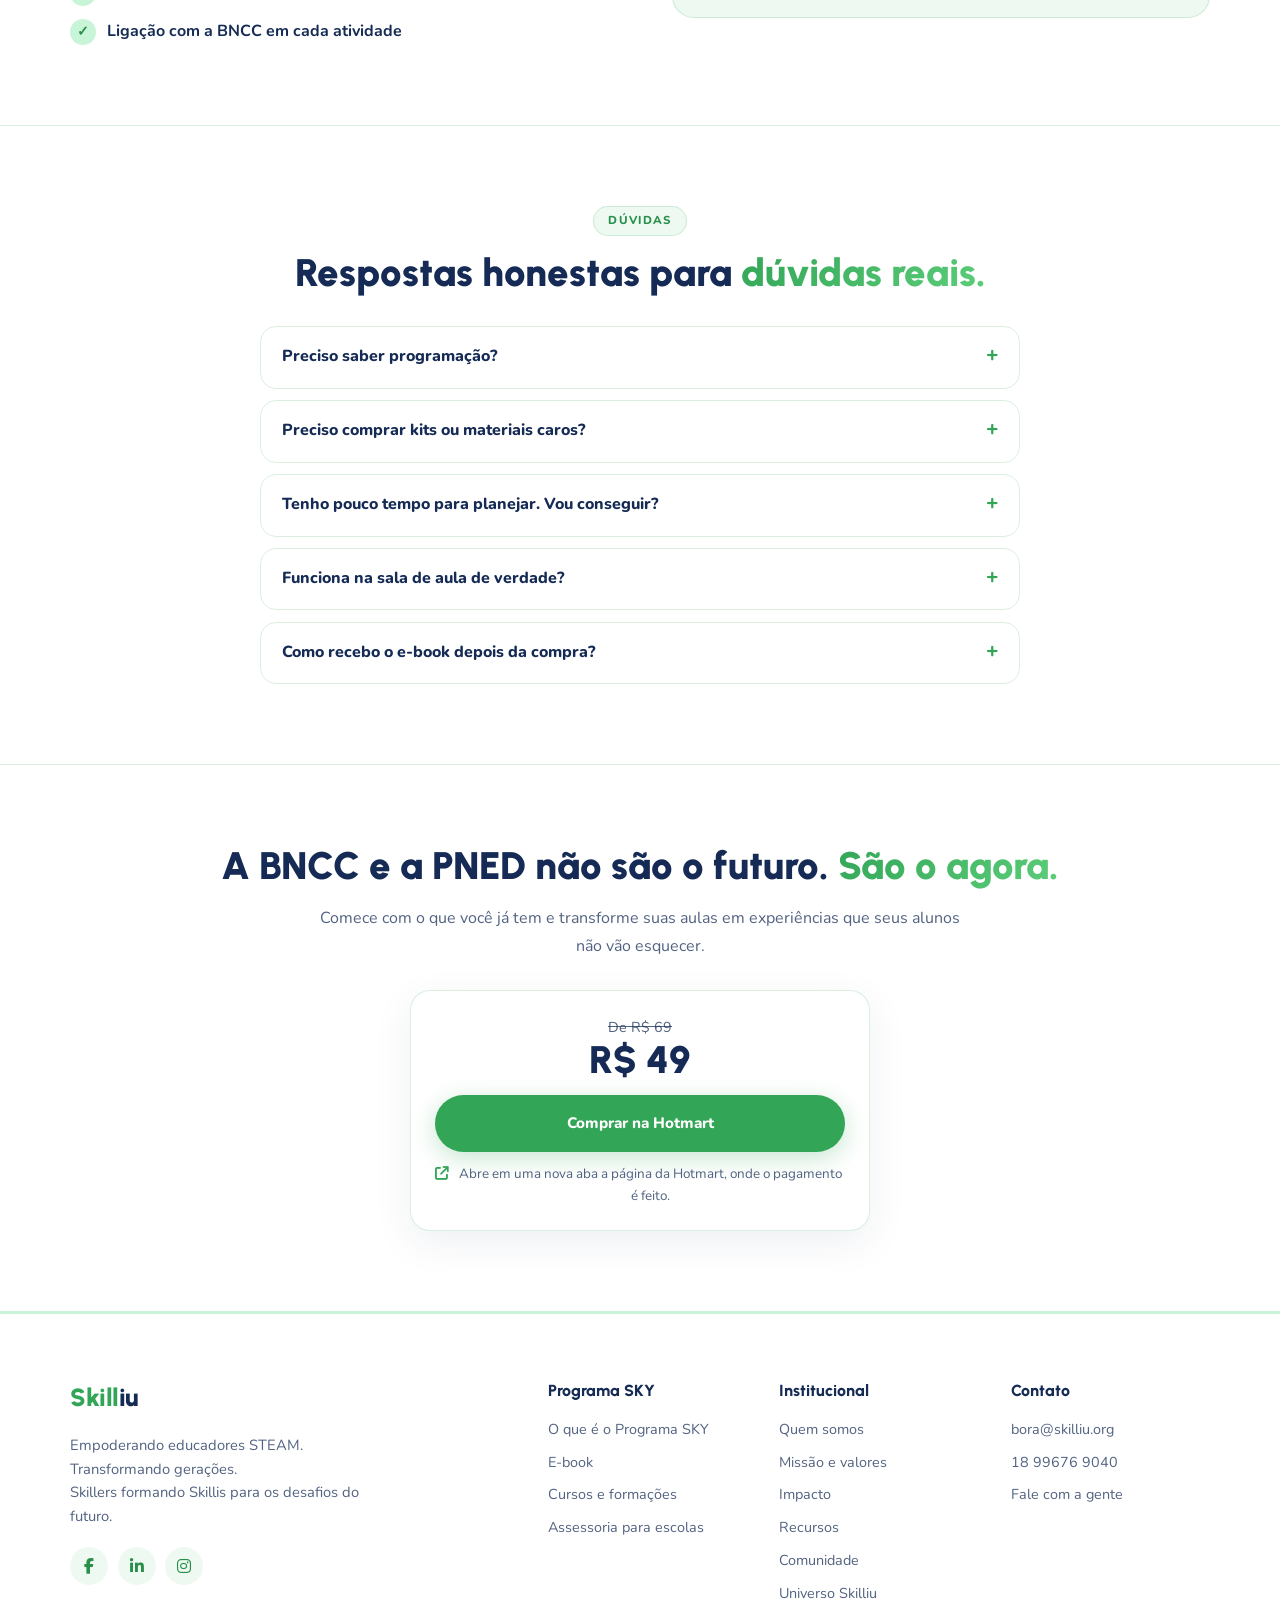
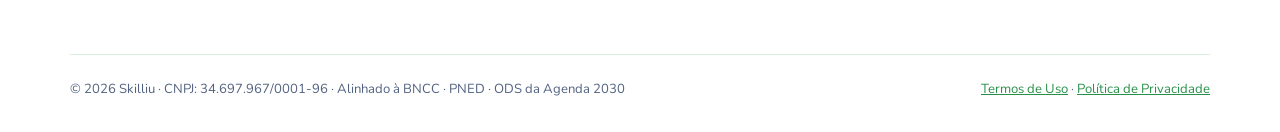
<file: ebook.html>
<!DOCTYPE html>
<html lang="pt-BR">
<head>
<meta charset="UTF-8">
<meta name="viewport" content="width=device-width, initial-scale=1.0">
<title>Robótica Descomplicada | E-book Skilliu</title>
<meta name="description" content="E-book Robótica Descomplicada: aplique robótica na sala de aula sem saber programação e sem kits caros.">
<link rel="icon" href="fotos/favicon.png">
<link href="https://fonts.googleapis.com/css2?family=Nunito:wght@400;600;700;800;900&family=Urbanist:wght@400;600;700;800;900&display=swap" rel="stylesheet">
<link rel="stylesheet" href="https://cdnjs.cloudflare.com/ajax/libs/font-awesome/6.5.0/css/all.min.css">
<link rel="stylesheet" href="style.css">
</head>
<body>

<!--
  BARRA SUPERIOR (igual em todas as telas)
  Início · Programa SKY ▾ · Recursos · Comunidade · Sobre ▾ · [Fale com a gente]
  Cada opção dos submenus tem uma linha explicando o que é.
-->
<header class="nav" id="nav">
  <a href="index.html" class="logo" aria-label="Skilliu, página inicial">
    <span class="logo-nome"><span class="logo-skill">Skill</span><span class="logo-iu">iu</span></span>
    <span class="logo-sub">Steam Education</span>
  </a>
  <button class="hamburguer" id="hamburguer" aria-label="Abrir menu" aria-expanded="false" aria-controls="menu">
    <span></span><span></span><span></span>
  </button>
  <nav aria-label="Menu principal">
    <ul class="menu" id="menu">
      <li><a href="index.html" class="menu-link">Início</a></li>

      <!-- Programa SKY: tudo o que a Skilliu oferece -->
      <li>
        <button type="button" class="menu-link ativo" aria-expanded="false" aria-controls="sub-sky">Programa SKY <svg class="seta" viewBox="0 0 10 10" aria-hidden="true"><path d="M1 3l4 4 4-4" fill="none" stroke="currentColor" stroke-width="1.8" stroke-linecap="round"/></svg></button>
        <ul class="submenu" id="sub-sky">
          <li><a href="programa-sky.html">
            <span class="sub-titulo">O que é o Programa SKY</span>
            <span class="sub-desc">E-book, cursos e assessoria para levar o STEAM à sala de aula</span></a></li>
          <li><a href="ebook.html" aria-current="page">
            <span class="sub-titulo">E-book <span class="sub-selo sub-selo-verde">Disponível</span></span>
            <span class="sub-desc">Robótica Descomplicada: 3 projetos prontos, sem kits caros</span></a></li>
          <li><a href="programa-sky.html#cursos">
            <span class="sub-titulo">Cursos e formações <span class="sub-selo">Em breve</span></span>
            <span class="sub-desc">Para professores de todas as disciplinas</span></a></li>
          <li><a href="assessoria.html">
            <span class="sub-titulo">Assessoria para escolas</span>
            <span class="sub-desc">Começa por um diagnóstico online gratuito</span></a></li>
        </ul>
      </li>

      <li><a href="recursos.html" class="menu-link">Recursos</a></li>
      <li><a href="comunidade.html" class="menu-link">Comunidade</a></li>

      <!-- Sobre: quem é a Skilliu -->
      <li>
        <button type="button" class="menu-link" aria-expanded="false" aria-controls="sub-sobre">Sobre <svg class="seta" viewBox="0 0 10 10" aria-hidden="true"><path d="M1 3l4 4 4-4" fill="none" stroke="currentColor" stroke-width="1.8" stroke-linecap="round"/></svg></button>
        <ul class="submenu" id="sub-sobre">
          <li><a href="quem-somos.html">
            <span class="sub-titulo">Quem somos</span>
            <span class="sub-desc">Nossa história e por que a Skilliu existe</span></a></li>
          <li><a href="quem-somos.html#missao">
            <span class="sub-titulo">Missão e valores</span>
            <span class="sub-desc">No que acreditamos</span></a></li>
          <li><a href="impacto.html">
            <span class="sub-titulo">Impacto</span>
            <span class="sub-desc">Como a educação vai além da sala de aula</span></a></li>
          <li><a href="universo.html">
            <span class="sub-titulo">Universo Skilliu</span>
            <span class="sub-desc">Conheça Lia, Hélio, Kyra e Kyro</span></a></li>
        </ul>
      </li>

      <li><button type="button" class="menu-cta" data-formulario="contato">Fale com a gente</button></li>
    </ul>
  </nav>
</header>

<main>

  <!--
    TELA DO E-BOOK: vitrine antes da Hotmart.
    O professor vê o que é, para quem é e quanto custa.
    A Hotmart só abre quando ele clica em "Comprar na Hotmart", com aviso.
  -->
  <section class="ebook-topo">
    <div class="ebook-topo-inner">
      <img src="fotos/ebook-robotica.png" alt="Capa do e-book Robótica Descomplicada" class="capa">
      <div>
        <nav class="trilha-nav" aria-label="Você está aqui"><a href="index.html">Início</a> › <a href="programa-sky.html">Programa SKY</a> › E-book</nav>
        <span class="tag">Trilha 1 · E-book</span>
        <h1 class="pagina-titulo">Robótica <em>Descomplicada</em></h1>
        <p class="promessa">Aplique robótica na sua sala de aula mesmo sem saber programação e sem gastar com kits caros.</p>
        <span class="selo">Para professores do ensino fundamental</span>
        <div class="compra">
          <span class="preco-de">De R$ 69</span>
          <p class="preco">R$ 49</p>
          <a href="https://marketing11782308372.hotmart.host/comprarebook" class="btn btn-verde" target="_blank" rel="noopener">Comprar na Hotmart</a>
          <p class="nota"><i class="fa-solid fa-arrow-up-right-from-square"></i> Abre em uma nova aba a página da Hotmart, onde o pagamento é feito.</p>
        </div>
      </div>
    </div>
  </section>

  <section class="secao">
    <div class="secao-inner">
      <span class="tag">O método</span>
      <h2 class="titulo">Três ideias que tornam a robótica <em>possível na sua escola.</em></h2>
      <p class="texto">Robótica educacional não é sobre tecnologia cara. É sobre pensamento, criatividade e resolução de problemas.</p>
      <ol class="passos" style="margin-top:2rem">
        <li><h3>Robótica desplugada</h3><p>Ensinar os conceitos sem depender de tecnologia complexa, usando o que está ao redor.</p></li>
        <li><h3>Pensamento computacional</h3><p>Desenvolver lógica e raciocínio nos alunos de forma prática e acessível.</p></li>
        <li><h3>Ciclo da inovação</h3><p>Problema, ideia, protótipo, teste e melhoria. Uma estrutura que qualquer professor consegue conduzir.</p></li>
      </ol>
    </div>
  </section>

  <section class="secao">
    <div class="secao-inner dividido" style="align-items:start">
      <div>
        <span class="tag">O que você recebe</span>
        <h2 class="titulo">Tudo pronto para <em>usar na próxima aula.</em></h2>
        <ul class="lista-check">
          <li>E-book completo Robótica Descomplicada</li>
          <li>3 projetos prontos para aplicar com seus alunos</li>
          <li>Método passo a passo</li>
          <li>Ligação com a BNCC em cada atividade</li>
        </ul>
      </div>
      <aside class="caixa-verde">
        <span class="tag">Opcional</span>
        <h3 class="subtitulo">Tutorial prático em vídeo</h3>
        <p class="texto">Veja cada projeto sendo montado e como conduzir a aula, no seu ritmo, quantas vezes quiser.</p>
        <p class="texto"><strong>+ R$ 19</strong> ao adicionar junto com o e-book, na página da Hotmart.</p>
      </aside>
    </div>
  </section>

  <section class="secao">
    <div class="secao-inner">
      <div class="centro" style="margin-bottom:2rem">
        <span class="tag">Dúvidas</span>
        <h2 class="titulo">Respostas honestas para <em>dúvidas reais.</em></h2>
      </div>
      <div class="duvidas">
        <details><summary>Preciso saber programação?</summary><p>Não. O método foi pensado exatamente para quem está começando.</p></details>
        <details><summary>Preciso comprar kits ou materiais caros?</summary><p>Não. Sucata, papelão e materiais recicláveis são a base. Sem custo extra.</p></details>
        <details><summary>Tenho pouco tempo para planejar. Vou conseguir?</summary><p>Sim. Os projetos já estão prontos para aplicar. Você adapta, não constrói do zero.</p></details>
        <details><summary>Funciona na sala de aula de verdade?</summary><p>O método foi testado em sala de aula real, com alunos reais. Nada de cenário idealizado.</p></details>
        <details><summary>Como recebo o e-book depois da compra?</summary><p><span class="base">Formato do arquivo e como o acesso chega ao comprador.</span></p></details>
      </div>
    </div>
  </section>

  <section class="secao centro">
    <div class="secao-inner">
      <h2 class="titulo">A BNCC e a PNED não são o futuro. <em>São o agora.</em></h2>
      <p class="texto">Comece com o que você já tem e transforme suas aulas em experiências que seus alunos não vão esquecer.</p>
      <div class="compra">
        <span class="preco-de">De R$ 69</span>
        <p class="preco">R$ 49</p>
        <a href="https://marketing11782308372.hotmart.host/comprarebook" class="btn btn-verde" target="_blank" rel="noopener">Comprar na Hotmart</a>
        <p class="nota"><i class="fa-solid fa-arrow-up-right-from-square"></i> Abre em uma nova aba a página da Hotmart, onde o pagamento é feito.</p>
      </div>
    </div>
  </section>

</main>

<!-- RODAPÉ (igual em todas as telas) -->
<footer class="rodape">
  <div class="rodape-inner">
    <div>
      <span class="logo-nome"><span class="logo-skill">Skill</span><span class="logo-iu">iu</span></span>
      <p class="rodape-desc">Empoderando educadores STEAM. Transformando gerações.<br>Skillers formando Skillis para os desafios do futuro.</p>
      <div class="redes">
        <a href="https://www.facebook.com/steameducationbr/" target="_blank" rel="noopener" aria-label="Facebook"><i class="fa-brands fa-facebook-f"></i></a>
        <a href="https://www.linkedin.com/company/skilliu/" target="_blank" rel="noopener" aria-label="LinkedIn"><i class="fa-brands fa-linkedin-in"></i></a>
        <a href="https://www.instagram.com/skilliu.steameducation" target="_blank" rel="noopener" aria-label="Instagram"><i class="fa-brands fa-instagram"></i></a>
      </div>
    </div>
    <div class="rodape-colunas">
      <div>
        <h4>Programa SKY</h4>
        <ul>
          <li><a href="programa-sky.html">O que é o Programa SKY</a></li>
          <li><a href="ebook.html">E-book</a></li>
          <li><a href="programa-sky.html#cursos">Cursos e formações</a></li>
          <li><a href="assessoria.html">Assessoria para escolas</a></li>
        </ul>
      </div>
      <div>
        <h4>Institucional</h4>
        <ul>
          <li><a href="quem-somos.html">Quem somos</a></li>
          <li><a href="quem-somos.html#missao">Missão e valores</a></li>
          <li><a href="impacto.html">Impacto</a></li>
          <li><a href="recursos.html">Recursos</a></li>
          <li><a href="comunidade.html">Comunidade</a></li>
          <li><a href="universo.html">Universo Skilliu</a></li>
        </ul>
      </div>
      <div>
        <h4>Contato</h4>
        <ul>
          <li><a href="mailto:bora@skilliu.org">bora@skilliu.org</a></li>
          <li><a href="https://wa.me/5518996769040" target="_blank" rel="noopener">18 99676 9040</a></li>
          <li><a href="#" data-formulario="contato">Fale com a gente</a></li>
        </ul>
      </div>
    </div>
  </div>
  <div class="rodape-base">
    <p>© <span class="ano">2026</span> Skilliu · CNPJ: 34.697.967/0001-96 · Alinhado à BNCC · PNED · ODS da Agenda 2030</p>
    <p><a href="termos-de-uso.html">Termos de Uso</a> · <a href="politica-de-privacidade.html">Política de Privacidade</a></p>
  </div>
</footer>

<!-- Modal único: o conteúdo muda conforme o botão clicado (ver script.js) -->
<dialog class="modal" id="modalForm"></dialog>

<!-- Legenda do protótipo -->
<p class="legenda-base">Texto em vermelho = base, precisa de informação da equipe</p>

<script src="script.js"></script>
</body>
</html>
</file>
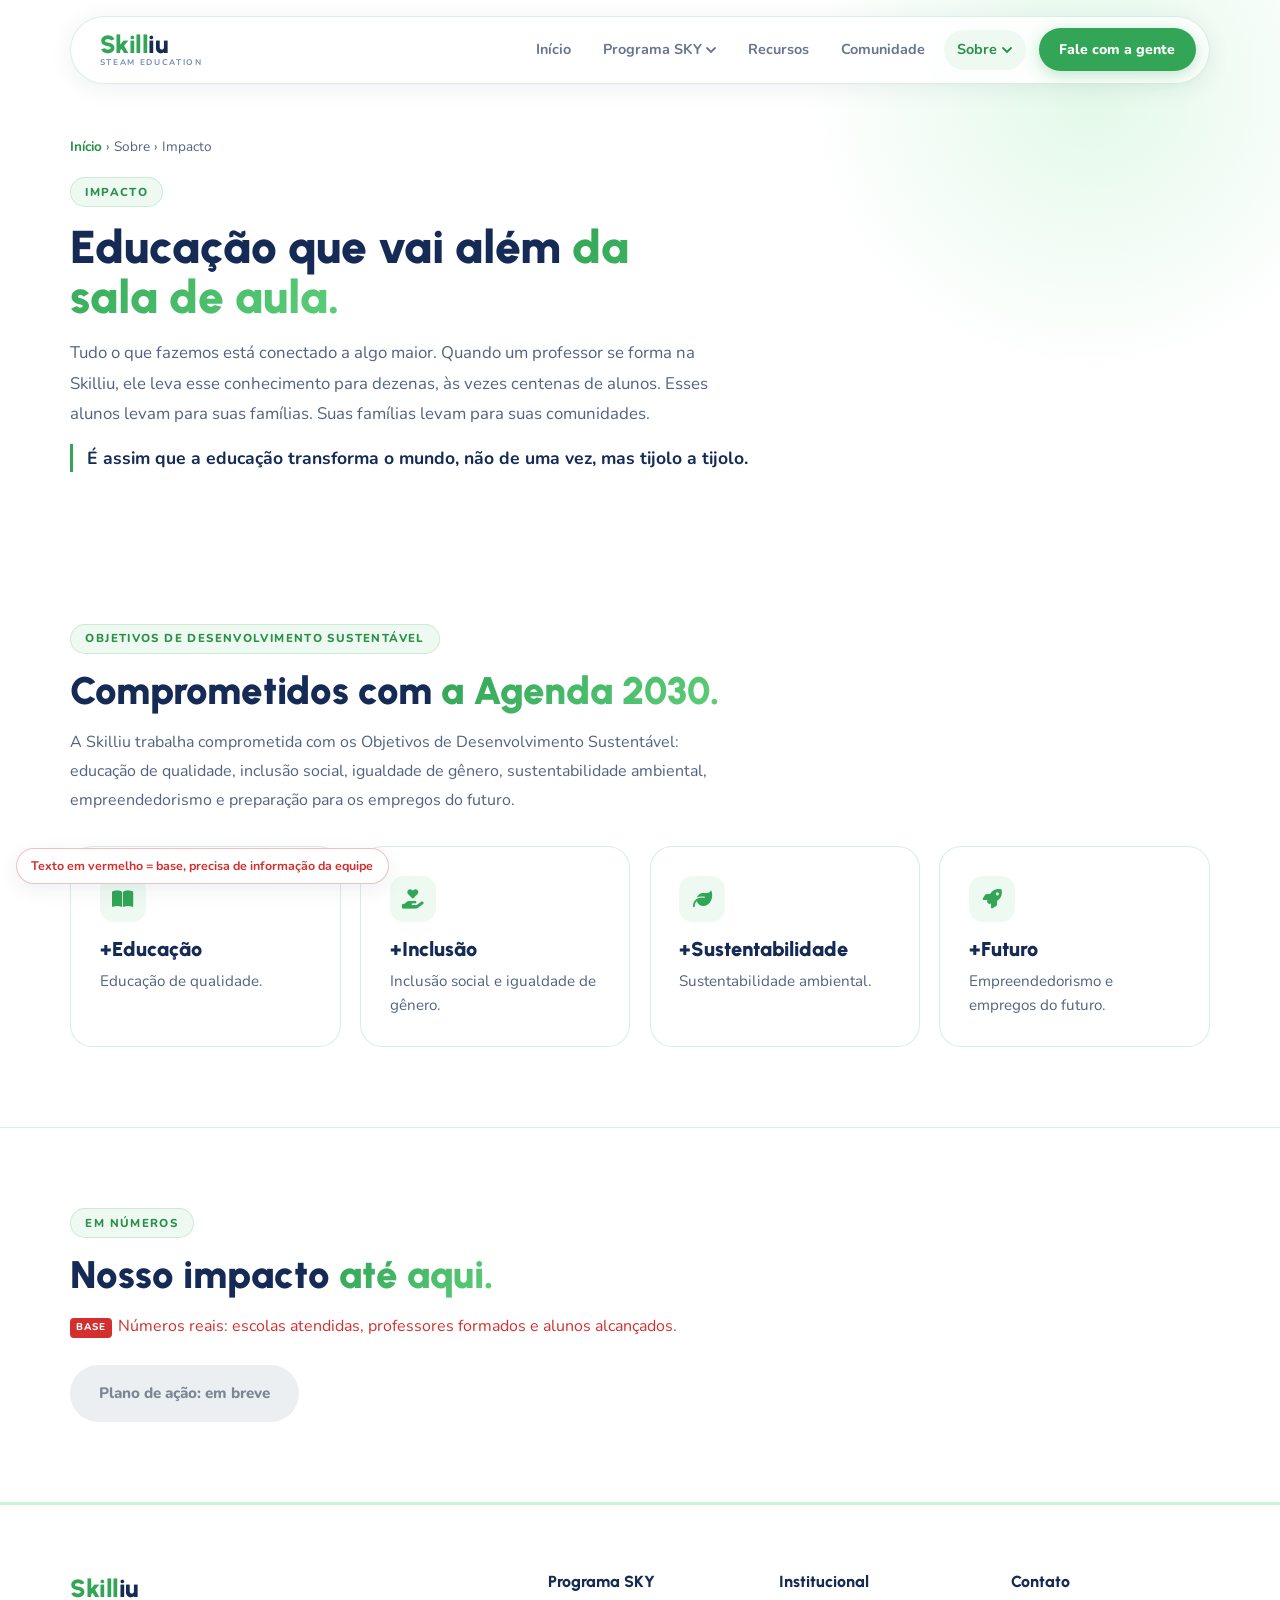
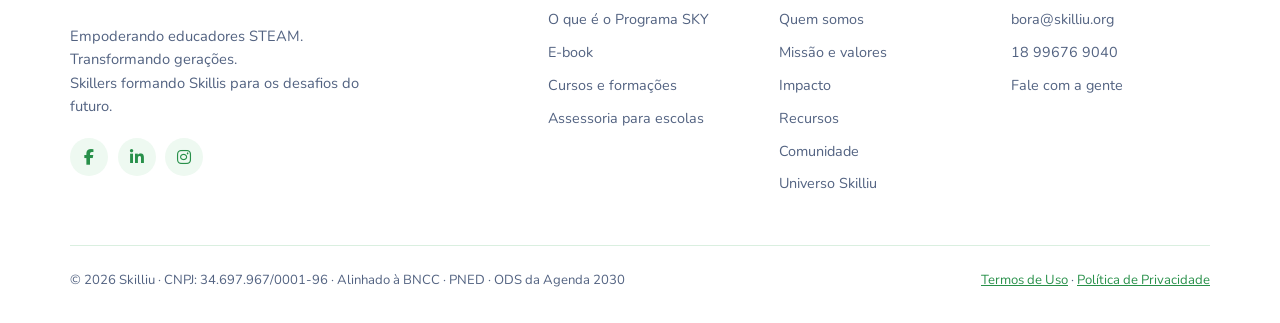
<file: impacto.html>
<!DOCTYPE html>
<html lang="pt-BR">
<head>
<meta charset="UTF-8">
<meta name="viewport" content="width=device-width, initial-scale=1.0">
<title>Impacto | Skilliu</title>
<meta name="description" content="Educação que vai além da sala de aula, comprometida com os Objetivos de Desenvolvimento Sustentável.">
<link rel="icon" href="fotos/favicon.png">
<link href="https://fonts.googleapis.com/css2?family=Nunito:wght@400;600;700;800;900&family=Urbanist:wght@400;600;700;800;900&display=swap" rel="stylesheet">
<link rel="stylesheet" href="https://cdnjs.cloudflare.com/ajax/libs/font-awesome/6.5.0/css/all.min.css">
<link rel="stylesheet" href="style.css">
</head>
<body>

<!--
  BARRA SUPERIOR (igual em todas as telas)
  Início · Programa SKY ▾ · Recursos · Comunidade · Sobre ▾ · [Fale com a gente]
  Cada opção dos submenus tem uma linha explicando o que é.
-->
<header class="nav" id="nav">
  <a href="index.html" class="logo" aria-label="Skilliu, página inicial">
    <span class="logo-nome"><span class="logo-skill">Skill</span><span class="logo-iu">iu</span></span>
    <span class="logo-sub">Steam Education</span>
  </a>
  <button class="hamburguer" id="hamburguer" aria-label="Abrir menu" aria-expanded="false" aria-controls="menu">
    <span></span><span></span><span></span>
  </button>
  <nav aria-label="Menu principal">
    <ul class="menu" id="menu">
      <li><a href="index.html" class="menu-link">Início</a></li>

      <!-- Programa SKY: tudo o que a Skilliu oferece -->
      <li>
        <button type="button" class="menu-link" aria-expanded="false" aria-controls="sub-sky">Programa SKY <svg class="seta" viewBox="0 0 10 10" aria-hidden="true"><path d="M1 3l4 4 4-4" fill="none" stroke="currentColor" stroke-width="1.8" stroke-linecap="round"/></svg></button>
        <ul class="submenu" id="sub-sky">
          <li><a href="programa-sky.html">
            <span class="sub-titulo">O que é o Programa SKY</span>
            <span class="sub-desc">E-book, cursos e assessoria para levar o STEAM à sala de aula</span></a></li>
          <li><a href="ebook.html">
            <span class="sub-titulo">E-book <span class="sub-selo sub-selo-verde">Disponível</span></span>
            <span class="sub-desc">Robótica Descomplicada: 3 projetos prontos, sem kits caros</span></a></li>
          <li><a href="programa-sky.html#cursos">
            <span class="sub-titulo">Cursos e formações <span class="sub-selo">Em breve</span></span>
            <span class="sub-desc">Para professores de todas as disciplinas</span></a></li>
          <li><a href="assessoria.html">
            <span class="sub-titulo">Assessoria para escolas</span>
            <span class="sub-desc">Começa por um diagnóstico online gratuito</span></a></li>
        </ul>
      </li>

      <li><a href="recursos.html" class="menu-link">Recursos</a></li>
      <li><a href="comunidade.html" class="menu-link">Comunidade</a></li>

      <!-- Sobre: quem é a Skilliu -->
      <li>
        <button type="button" class="menu-link ativo" aria-expanded="false" aria-controls="sub-sobre">Sobre <svg class="seta" viewBox="0 0 10 10" aria-hidden="true"><path d="M1 3l4 4 4-4" fill="none" stroke="currentColor" stroke-width="1.8" stroke-linecap="round"/></svg></button>
        <ul class="submenu" id="sub-sobre">
          <li><a href="quem-somos.html">
            <span class="sub-titulo">Quem somos</span>
            <span class="sub-desc">Nossa história e por que a Skilliu existe</span></a></li>
          <li><a href="quem-somos.html#missao">
            <span class="sub-titulo">Missão e valores</span>
            <span class="sub-desc">No que acreditamos</span></a></li>
          <li><a href="impacto.html" aria-current="page">
            <span class="sub-titulo">Impacto</span>
            <span class="sub-desc">Como a educação vai além da sala de aula</span></a></li>
          <li><a href="universo.html">
            <span class="sub-titulo">Universo Skilliu</span>
            <span class="sub-desc">Conheça Lia, Hélio, Kyra e Kyro</span></a></li>
        </ul>
      </li>

      <li><button type="button" class="menu-cta" data-formulario="contato">Fale com a gente</button></li>
    </ul>
  </nav>
</header>

<main>

  <section class="pagina-topo">
    <div class="secao-inner">
      <nav class="trilha-nav" aria-label="Você está aqui"><a href="index.html">Início</a> › Sobre › Impacto</nav>
      <span class="tag">Impacto</span>
      <h1 class="pagina-titulo">Educação que vai além <em>da sala de aula.</em></h1>
      <p class="texto">Tudo o que fazemos está conectado a algo maior. Quando um professor se forma na Skilliu, ele leva esse conhecimento para dezenas, às vezes centenas de alunos. Esses alunos levam para suas famílias. Suas famílias levam para suas comunidades.</p>
      <p class="destaque-linha">É assim que a educação transforma o mundo, não de uma vez, mas tijolo a tijolo.</p>
    </div>
  </section>

  <section class="secao">
    <div class="secao-inner">
      <span class="tag">Objetivos de Desenvolvimento Sustentável</span>
      <h2 class="titulo">Comprometidos com <em>a Agenda 2030.</em></h2>
      <p class="texto">A Skilliu trabalha comprometida com os Objetivos de Desenvolvimento Sustentável: educação de qualidade, inclusão social, igualdade de gênero, sustentabilidade ambiental, empreendedorismo e preparação para os empregos do futuro.</p>
      <div class="grade grade-4" style="margin-top:2rem">
        <article class="cartao"><span class="cartao-icone"><i class="fa-solid fa-book-open"></i></span><h3>+Educação</h3><p>Educação de qualidade.</p></article>
        <article class="cartao"><span class="cartao-icone"><i class="fa-solid fa-hand-holding-heart"></i></span><h3>+Inclusão</h3><p>Inclusão social e igualdade de gênero.</p></article>
        <article class="cartao"><span class="cartao-icone"><i class="fa-solid fa-leaf"></i></span><h3>+Sustentabilidade</h3><p>Sustentabilidade ambiental.</p></article>
        <article class="cartao"><span class="cartao-icone"><i class="fa-solid fa-rocket"></i></span><h3>+Futuro</h3><p>Empreendedorismo e empregos do futuro.</p></article>
      </div>
    </div>
  </section>

  <section class="secao">
    <div class="secao-inner">
      <span class="tag">Em números</span>
      <h2 class="titulo">Nosso impacto <em>até aqui.</em></h2>
      <p class="texto"><span class="base">Números reais: escolas atendidas, professores formados e alunos alcançados.</span></p>
      <div class="botoes"><button type="button" class="btn btn-off" disabled>Plano de ação: em breve</button></div>
    </div>
  </section>

</main>

<!-- RODAPÉ (igual em todas as telas) -->
<footer class="rodape">
  <div class="rodape-inner">
    <div>
      <span class="logo-nome"><span class="logo-skill">Skill</span><span class="logo-iu">iu</span></span>
      <p class="rodape-desc">Empoderando educadores STEAM. Transformando gerações.<br>Skillers formando Skillis para os desafios do futuro.</p>
      <div class="redes">
        <a href="https://www.facebook.com/steameducationbr/" target="_blank" rel="noopener" aria-label="Facebook"><i class="fa-brands fa-facebook-f"></i></a>
        <a href="https://www.linkedin.com/company/skilliu/" target="_blank" rel="noopener" aria-label="LinkedIn"><i class="fa-brands fa-linkedin-in"></i></a>
        <a href="https://www.instagram.com/skilliu.steameducation" target="_blank" rel="noopener" aria-label="Instagram"><i class="fa-brands fa-instagram"></i></a>
      </div>
    </div>
    <div class="rodape-colunas">
      <div>
        <h4>Programa SKY</h4>
        <ul>
          <li><a href="programa-sky.html">O que é o Programa SKY</a></li>
          <li><a href="ebook.html">E-book</a></li>
          <li><a href="programa-sky.html#cursos">Cursos e formações</a></li>
          <li><a href="assessoria.html">Assessoria para escolas</a></li>
        </ul>
      </div>
      <div>
        <h4>Institucional</h4>
        <ul>
          <li><a href="quem-somos.html">Quem somos</a></li>
          <li><a href="quem-somos.html#missao">Missão e valores</a></li>
          <li><a href="impacto.html">Impacto</a></li>
          <li><a href="recursos.html">Recursos</a></li>
          <li><a href="comunidade.html">Comunidade</a></li>
          <li><a href="universo.html">Universo Skilliu</a></li>
        </ul>
      </div>
      <div>
        <h4>Contato</h4>
        <ul>
          <li><a href="mailto:bora@skilliu.org">bora@skilliu.org</a></li>
          <li><a href="https://wa.me/5518996769040" target="_blank" rel="noopener">18 99676 9040</a></li>
          <li><a href="#" data-formulario="contato">Fale com a gente</a></li>
        </ul>
      </div>
    </div>
  </div>
  <div class="rodape-base">
    <p>© <span class="ano">2026</span> Skilliu · CNPJ: 34.697.967/0001-96 · Alinhado à BNCC · PNED · ODS da Agenda 2030</p>
    <p><a href="termos-de-uso.html">Termos de Uso</a> · <a href="politica-de-privacidade.html">Política de Privacidade</a></p>
  </div>
</footer>

<!-- Modal único: o conteúdo muda conforme o botão clicado (ver script.js) -->
<dialog class="modal" id="modalForm"></dialog>

<!-- Legenda do protótipo -->
<p class="legenda-base">Texto em vermelho = base, precisa de informação da equipe</p>

<script src="script.js"></script>
</body>
</html>
</file>
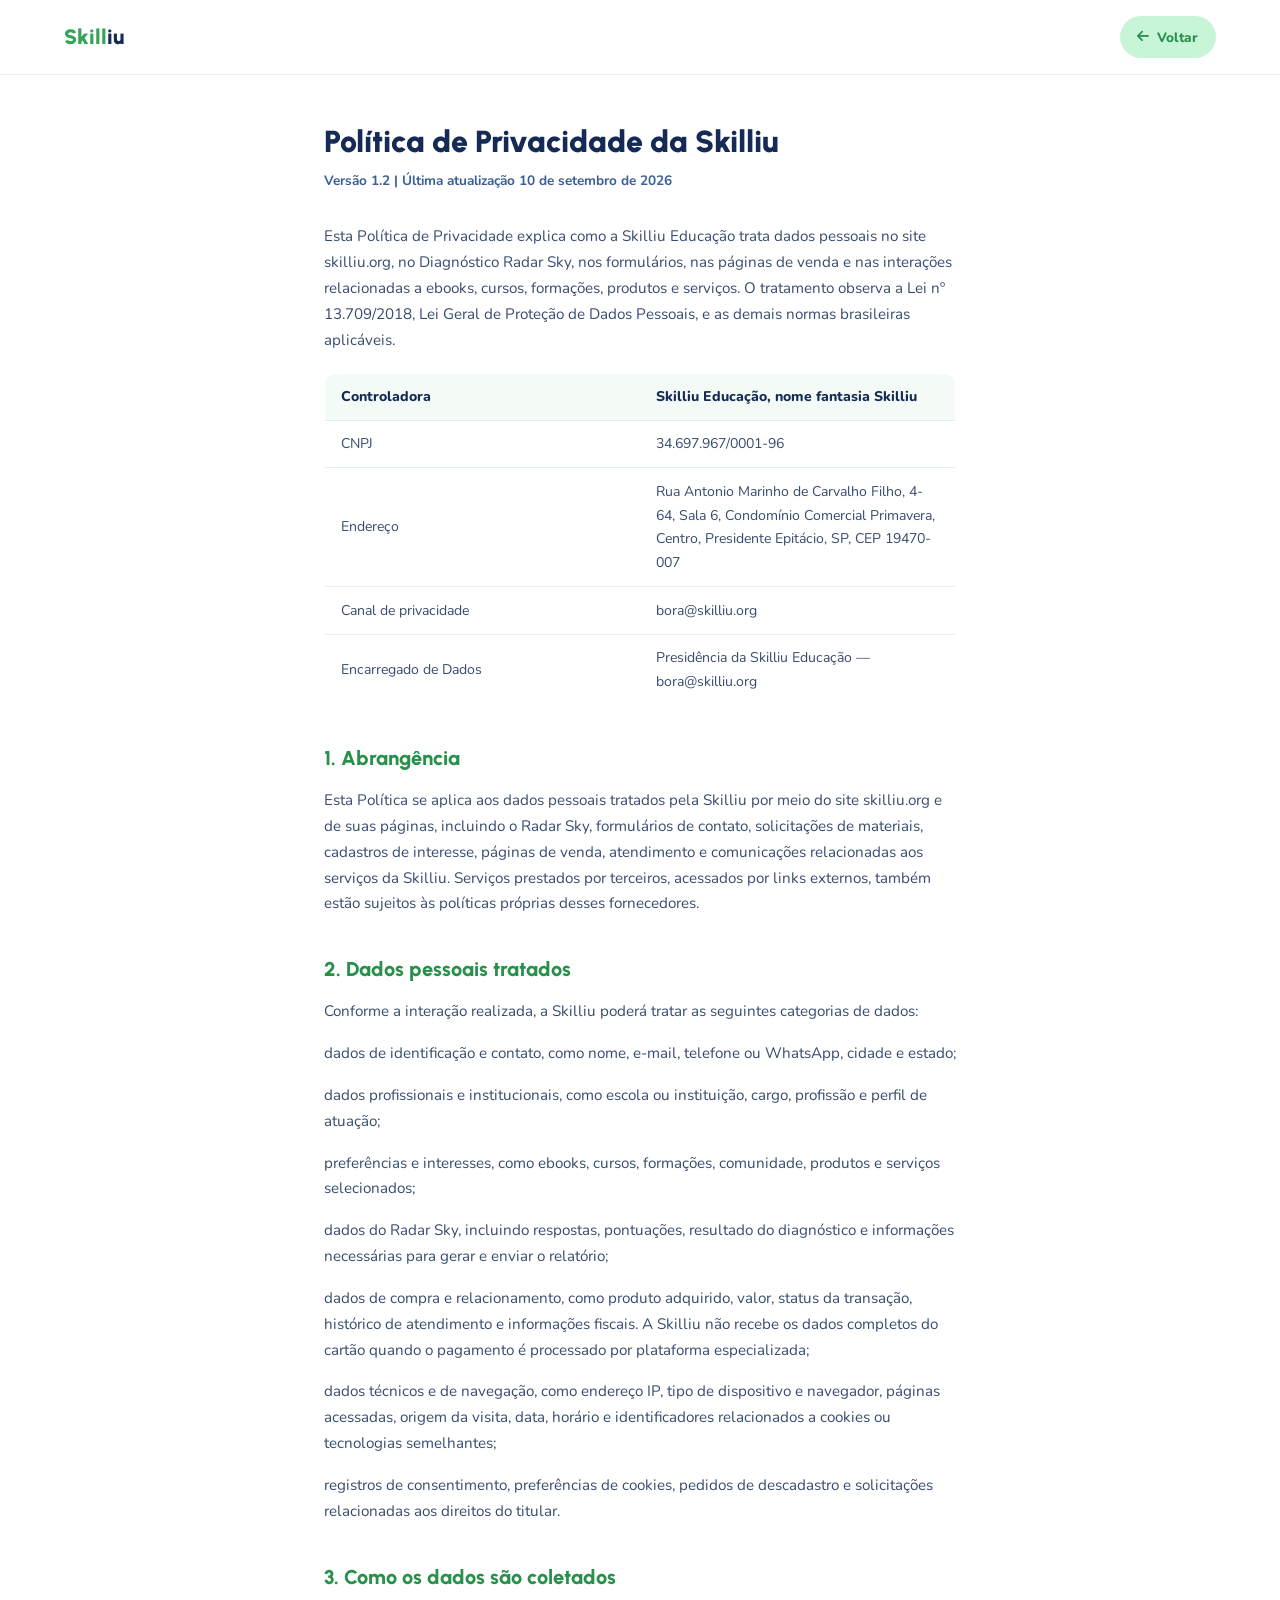
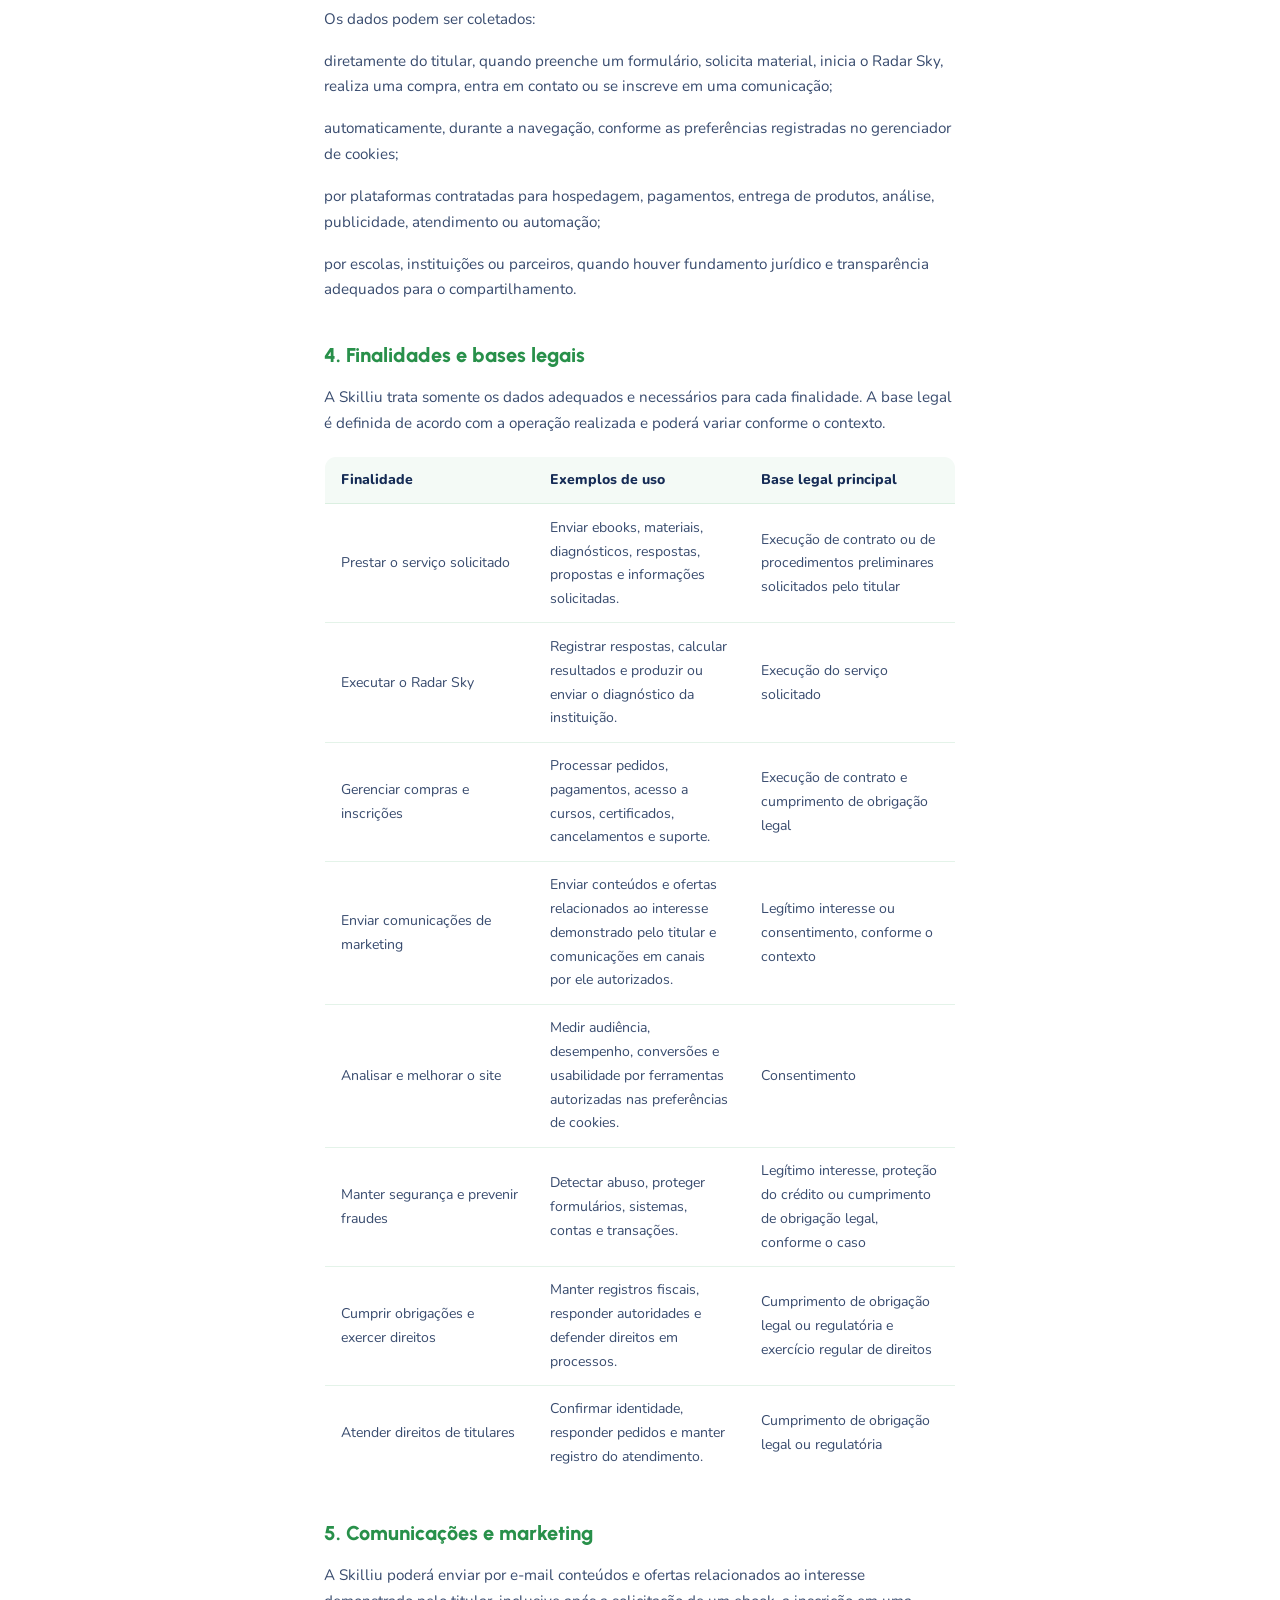
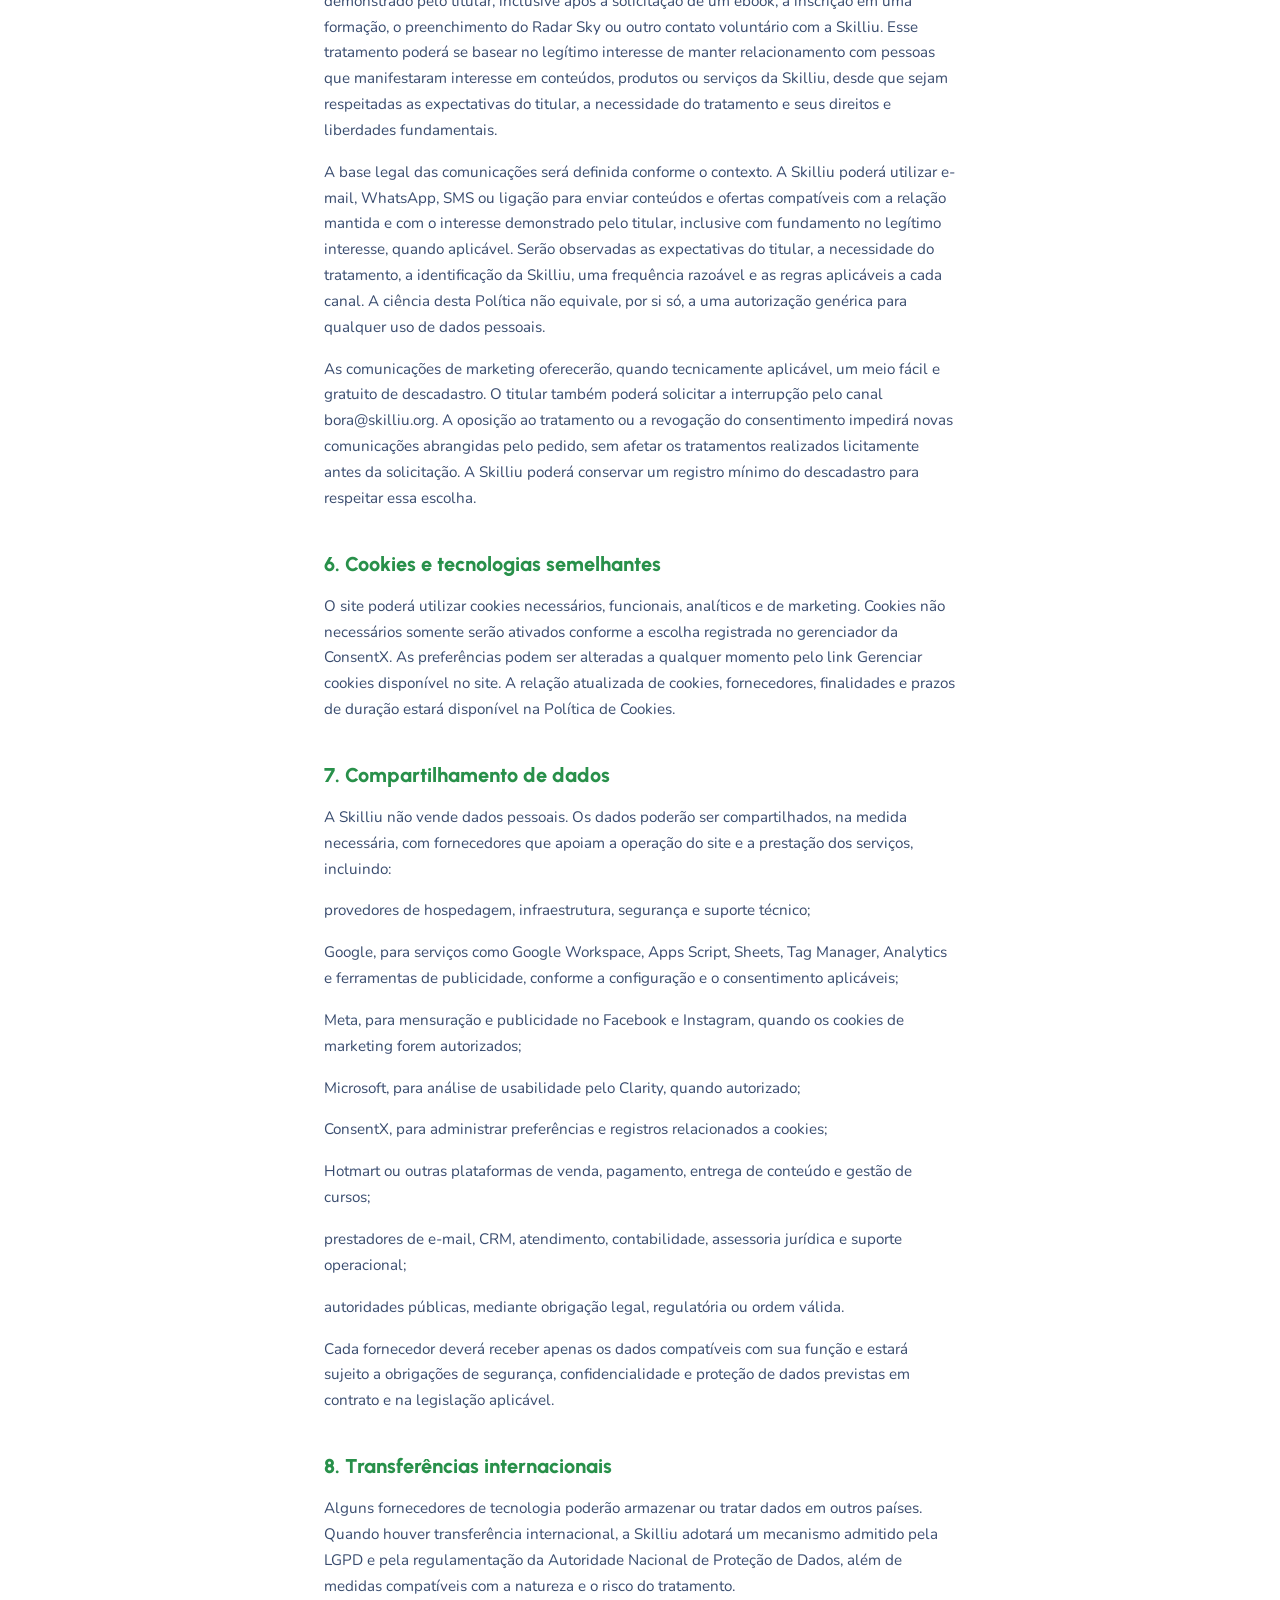
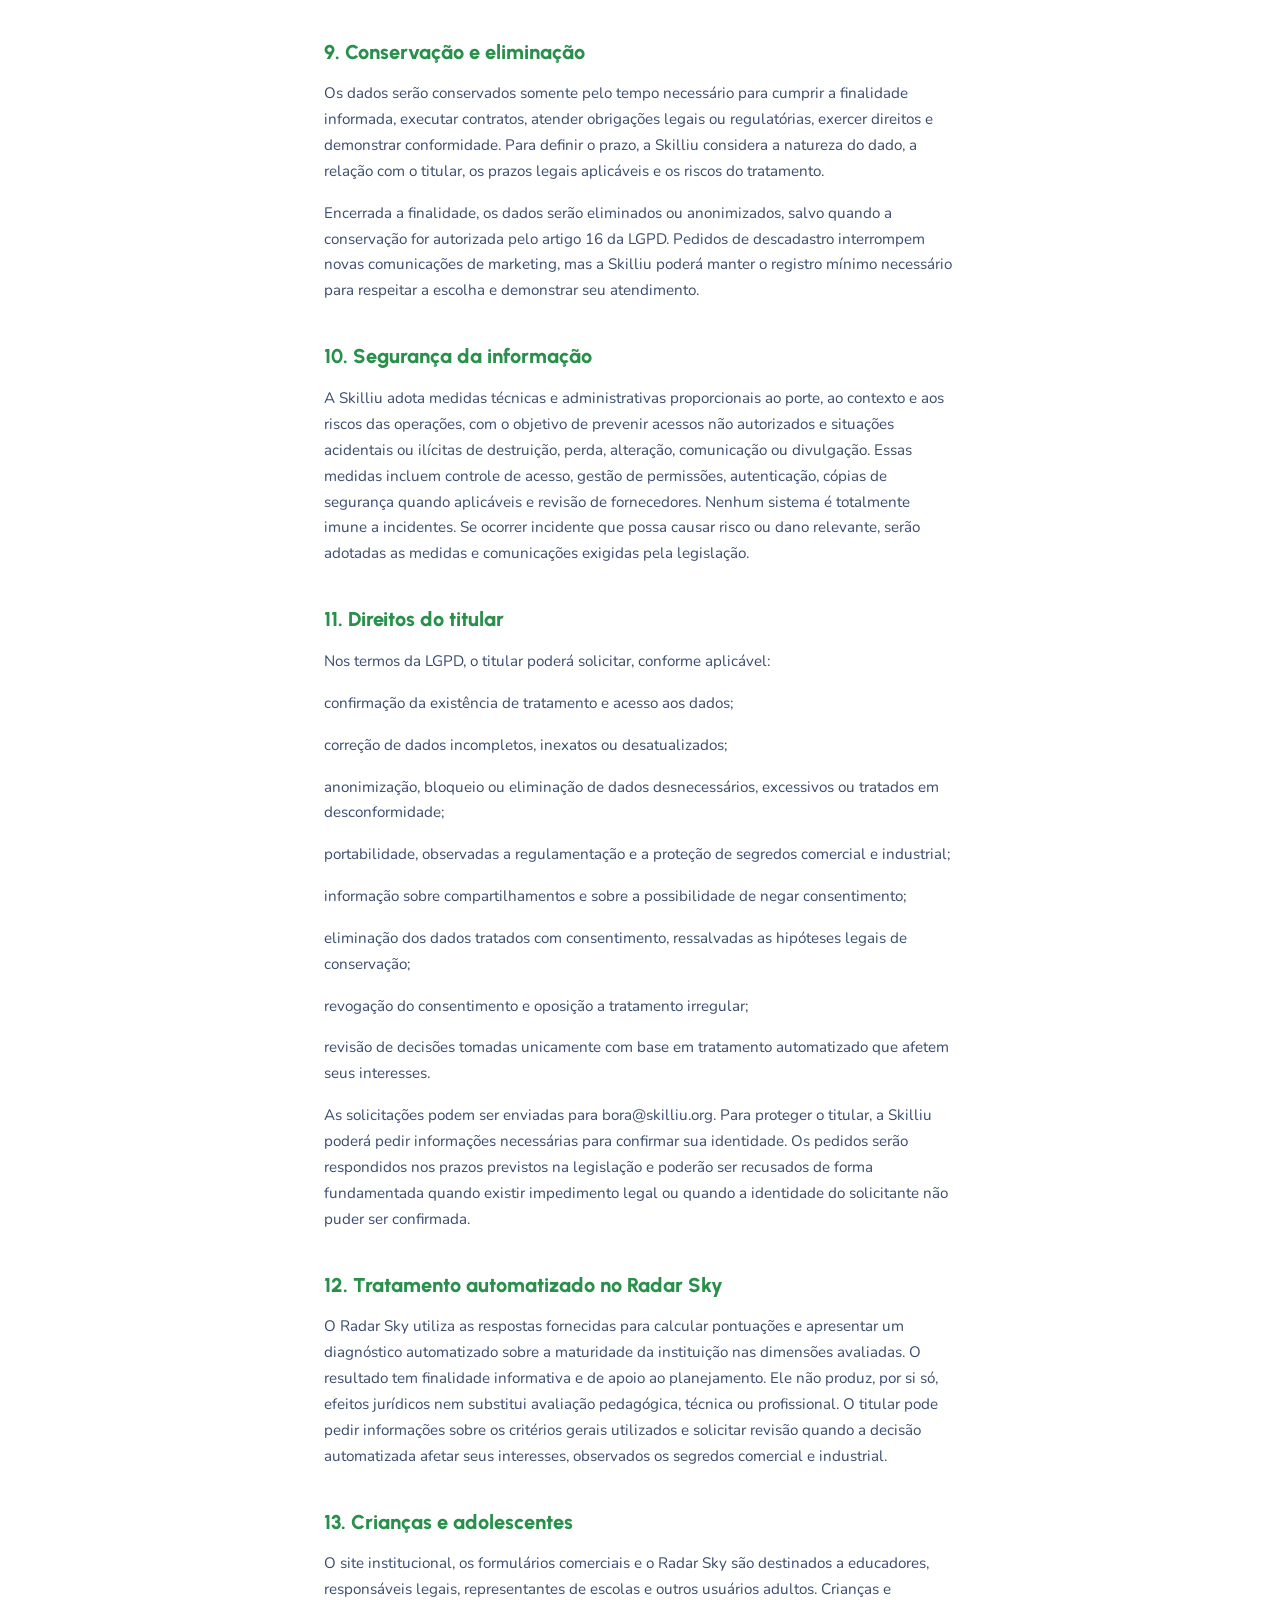
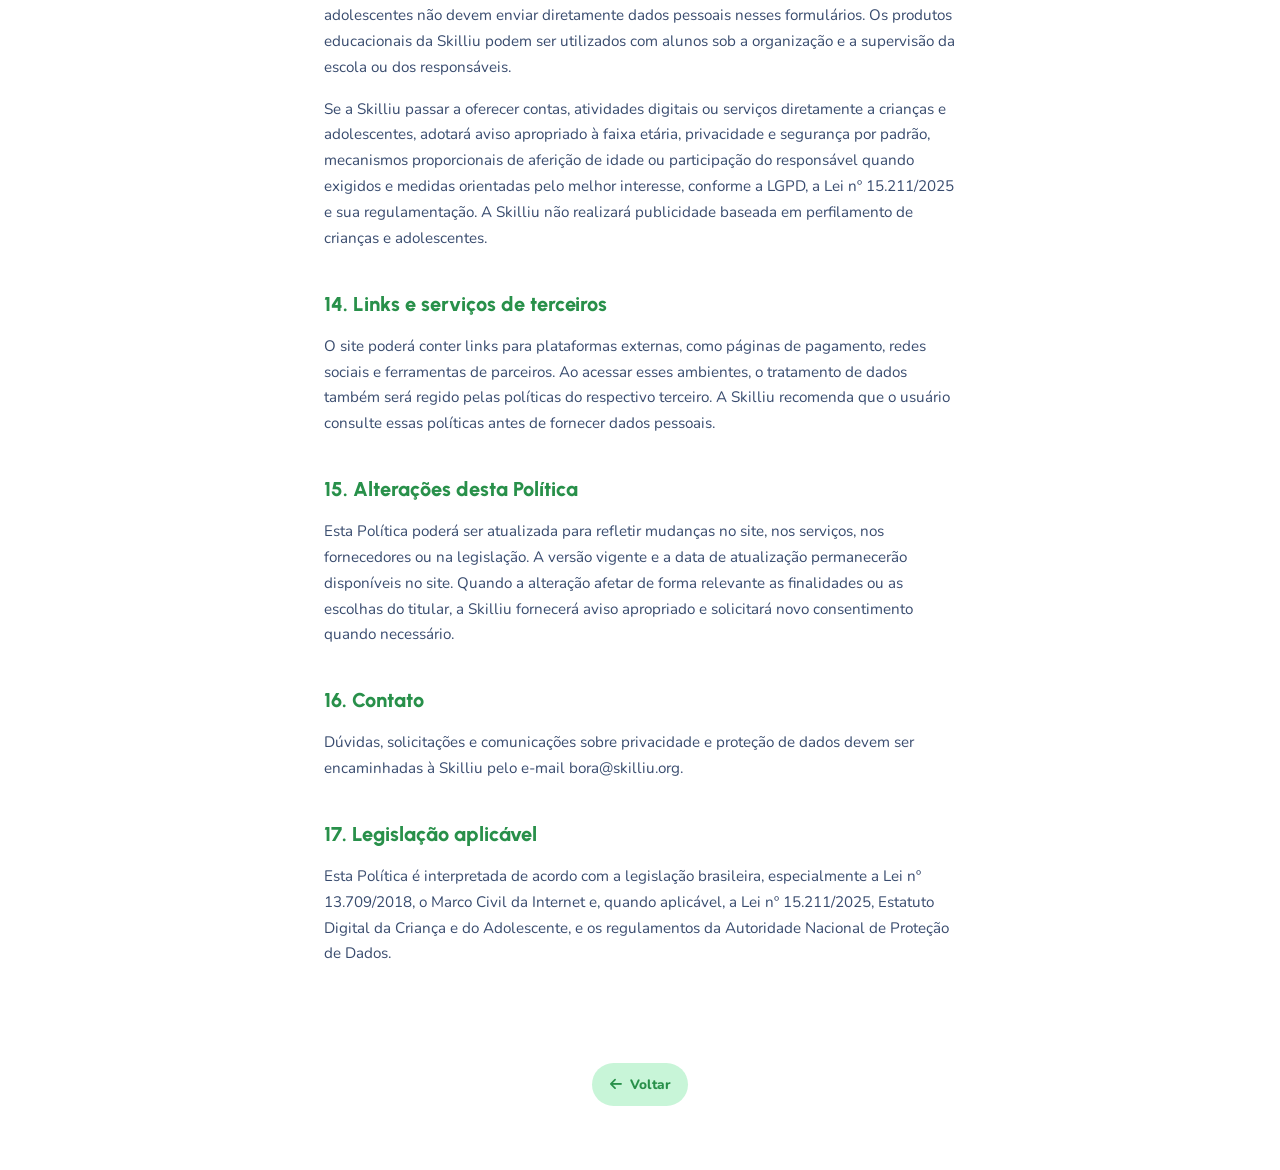
<file: politica-de-privacidade.html>
<!DOCTYPE html>
<html lang="pt-BR">
<head>
<meta charset="UTF-8">
<meta name="viewport" content="width=device-width, initial-scale=1.0">
<title>Política de Privacidade — Skilliu</title>
<link href="https://fonts.googleapis.com/css2?family=Nunito:wght@400;600;700;800;900&family=Urbanist:wght@400;600;700;800;900&display=swap" rel="stylesheet">
<link rel="stylesheet" href="legal.css">
<link rel="stylesheet" href="https://cdnjs.cloudflare.com/ajax/libs/font-awesome/6.5.0/css/all.min.css">
</head>
<body>
<nav class="legal-topbar">
  <div class="logo-name"><span class="logo-skill">Skill</span><span class="logo-iu">iu</span></div>
  <a href="javascript:history.back()" class="legal-voltar"><i class="fa-solid fa-arrow-left"></i> Voltar</a>
</nav>
<main class="legal-content">
<h1>Política de Privacidade da Skilliu</h1>
<p>Versão 1.2   |   Última atualização 10 de setembro de 2026</p>
<p>Esta Política de Privacidade explica como a Skilliu Educação trata dados pessoais no site skilliu.org, no Diagnóstico Radar Sky, nos formulários, nas páginas de venda e nas interações relacionadas a ebooks, cursos, formações, produtos e serviços. O tratamento observa a Lei nº 13.709/2018, Lei Geral de Proteção de Dados Pessoais, e as demais normas brasileiras aplicáveis.</p>
<table class="doc-table"><tr><th>Controladora</th><th>Skilliu Educação, nome fantasia Skilliu</th></tr><tr><td>CNPJ</td><td>34.697.967/0001-96</td></tr><tr><td>Endereço</td><td>Rua Antonio Marinho de Carvalho Filho, 4-64, Sala 6, Condomínio Comercial Primavera, Centro, Presidente Epitácio, SP, CEP 19470-007</td></tr><tr><td>Canal de privacidade</td><td>bora@skilliu.org</td></tr><tr><td>Encarregado de Dados</td><td>Presidência da Skilliu Educação — bora@skilliu.org</td></tr></table>
<h2>1. Abrangência</h2>
<p>Esta Política se aplica aos dados pessoais tratados pela Skilliu por meio do site skilliu.org e de suas páginas, incluindo o Radar Sky, formulários de contato, solicitações de materiais, cadastros de interesse, páginas de venda, atendimento e comunicações relacionadas aos serviços da Skilliu. Serviços prestados por terceiros, acessados por links externos, também estão sujeitos às políticas próprias desses fornecedores.</p>
<h2>2. Dados pessoais tratados</h2>
<p>Conforme a interação realizada, a Skilliu poderá tratar as seguintes categorias de dados:</p>
<p>dados de identificação e contato, como nome, e-mail, telefone ou WhatsApp, cidade e estado;</p>
<p>dados profissionais e institucionais, como escola ou instituição, cargo, profissão e perfil de atuação;</p>
<p>preferências e interesses, como ebooks, cursos, formações, comunidade, produtos e serviços selecionados;</p>
<p>dados do Radar Sky, incluindo respostas, pontuações, resultado do diagnóstico e informações necessárias para gerar e enviar o relatório;</p>
<p>dados de compra e relacionamento, como produto adquirido, valor, status da transação, histórico de atendimento e informações fiscais. A Skilliu não recebe os dados completos do cartão quando o pagamento é processado por plataforma especializada;</p>
<p>dados técnicos e de navegação, como endereço IP, tipo de dispositivo e navegador, páginas acessadas, origem da visita, data, horário e identificadores relacionados a cookies ou tecnologias semelhantes;</p>
<p>registros de consentimento, preferências de cookies, pedidos de descadastro e solicitações relacionadas aos direitos do titular.</p>
<h2>3. Como os dados são coletados</h2>
<p>Os dados podem ser coletados:</p>
<p>diretamente do titular, quando preenche um formulário, solicita material, inicia o Radar Sky, realiza uma compra, entra em contato ou se inscreve em uma comunicação;</p>
<p>automaticamente, durante a navegação, conforme as preferências registradas no gerenciador de cookies;</p>
<p>por plataformas contratadas para hospedagem, pagamentos, entrega de produtos, análise, publicidade, atendimento ou automação;</p>
<p>por escolas, instituições ou parceiros, quando houver fundamento jurídico e transparência adequados para o compartilhamento.</p>
<h2>4. Finalidades e bases legais</h2>
<p>A Skilliu trata somente os dados adequados e necessários para cada finalidade. A base legal é definida de acordo com a operação realizada e poderá variar conforme o contexto.</p>
<table class="doc-table"><tr><th>Finalidade</th><th>Exemplos de uso</th><th>Base legal principal</th></tr><tr><td>Prestar o serviço solicitado</td><td>Enviar ebooks, materiais, diagnósticos, respostas, propostas e informações solicitadas.</td><td>Execução de contrato ou de procedimentos preliminares solicitados pelo titular</td></tr><tr><td>Executar o Radar Sky</td><td>Registrar respostas, calcular resultados e produzir ou enviar o diagnóstico da instituição.</td><td>Execução do serviço solicitado</td></tr><tr><td>Gerenciar compras e inscrições</td><td>Processar pedidos, pagamentos, acesso a cursos, certificados, cancelamentos e suporte.</td><td>Execução de contrato e cumprimento de obrigação legal</td></tr><tr><td>Enviar comunicações de marketing</td><td>Enviar conteúdos e ofertas relacionados ao interesse demonstrado pelo titular e comunicações em canais por ele autorizados.</td><td>Legítimo interesse ou consentimento, conforme o contexto</td></tr><tr><td>Analisar e melhorar o site</td><td>Medir audiência, desempenho, conversões e usabilidade por ferramentas autorizadas nas preferências de cookies.</td><td>Consentimento</td></tr><tr><td>Manter segurança e prevenir fraudes</td><td>Detectar abuso, proteger formulários, sistemas, contas e transações.</td><td>Legítimo interesse, proteção do crédito ou cumprimento de obrigação legal, conforme o caso</td></tr><tr><td>Cumprir obrigações e exercer direitos</td><td>Manter registros fiscais, responder autoridades e defender direitos em processos.</td><td>Cumprimento de obrigação legal ou regulatória e exercício regular de direitos</td></tr><tr><td>Atender direitos de titulares</td><td>Confirmar identidade, responder pedidos e manter registro do atendimento.</td><td>Cumprimento de obrigação legal ou regulatória</td></tr></table>
<h2>5. Comunicações e marketing</h2>
<p>A Skilliu poderá enviar por e-mail conteúdos e ofertas relacionados ao interesse demonstrado pelo titular, inclusive após a solicitação de um ebook, a inscrição em uma formação, o preenchimento do Radar Sky ou outro contato voluntário com a Skilliu. Esse tratamento poderá se basear no legítimo interesse de manter relacionamento com pessoas que manifestaram interesse em conteúdos, produtos ou serviços da Skilliu, desde que sejam respeitadas as expectativas do titular, a necessidade do tratamento e seus direitos e liberdades fundamentais.</p>
<p>A base legal das comunicações será definida conforme o contexto. A Skilliu poderá utilizar e-mail, WhatsApp, SMS ou ligação para enviar conteúdos e ofertas compatíveis com a relação mantida e com o interesse demonstrado pelo titular, inclusive com fundamento no legítimo interesse, quando aplicável. Serão observadas as expectativas do titular, a necessidade do tratamento, a identificação da Skilliu, uma frequência razoável e as regras aplicáveis a cada canal. A ciência desta Política não equivale, por si só, a uma autorização genérica para qualquer uso de dados pessoais.</p>
<p>As comunicações de marketing oferecerão, quando tecnicamente aplicável, um meio fácil e gratuito de descadastro. O titular também poderá solicitar a interrupção pelo canal bora@skilliu.org. A oposição ao tratamento ou a revogação do consentimento impedirá novas comunicações abrangidas pelo pedido, sem afetar os tratamentos realizados licitamente antes da solicitação. A Skilliu poderá conservar um registro mínimo do descadastro para respeitar essa escolha.</p>
<h2>6. Cookies e tecnologias semelhantes</h2>
<p>O site poderá utilizar cookies necessários, funcionais, analíticos e de marketing. Cookies não necessários somente serão ativados conforme a escolha registrada no gerenciador da ConsentX. As preferências podem ser alteradas a qualquer momento pelo link Gerenciar cookies disponível no site. A relação atualizada de cookies, fornecedores, finalidades e prazos de duração estará disponível na Política de Cookies.</p>
<h2>7. Compartilhamento de dados</h2>
<p>A Skilliu não vende dados pessoais. Os dados poderão ser compartilhados, na medida necessária, com fornecedores que apoiam a operação do site e a prestação dos serviços, incluindo:</p>
<p>provedores de hospedagem, infraestrutura, segurança e suporte técnico;</p>
<p>Google, para serviços como Google Workspace, Apps Script, Sheets, Tag Manager, Analytics e ferramentas de publicidade, conforme a configuração e o consentimento aplicáveis;</p>
<p>Meta, para mensuração e publicidade no Facebook e Instagram, quando os cookies de marketing forem autorizados;</p>
<p>Microsoft, para análise de usabilidade pelo Clarity, quando autorizado;</p>
<p>ConsentX, para administrar preferências e registros relacionados a cookies;</p>
<p>Hotmart ou outras plataformas de venda, pagamento, entrega de conteúdo e gestão de cursos;</p>
<p>prestadores de e-mail, CRM, atendimento, contabilidade, assessoria jurídica e suporte operacional;</p>
<p>autoridades públicas, mediante obrigação legal, regulatória ou ordem válida.</p>
<p>Cada fornecedor deverá receber apenas os dados compatíveis com sua função e estará sujeito a obrigações de segurança, confidencialidade e proteção de dados previstas em contrato e na legislação aplicável.</p>
<h2>8. Transferências internacionais</h2>
<p>Alguns fornecedores de tecnologia poderão armazenar ou tratar dados em outros países. Quando houver transferência internacional, a Skilliu adotará um mecanismo admitido pela LGPD e pela regulamentação da Autoridade Nacional de Proteção de Dados, além de medidas compatíveis com a natureza e o risco do tratamento.</p>
<h2>9. Conservação e eliminação</h2>
<p>Os dados serão conservados somente pelo tempo necessário para cumprir a finalidade informada, executar contratos, atender obrigações legais ou regulatórias, exercer direitos e demonstrar conformidade. Para definir o prazo, a Skilliu considera a natureza do dado, a relação com o titular, os prazos legais aplicáveis e os riscos do tratamento.</p>
<p>Encerrada a finalidade, os dados serão eliminados ou anonimizados, salvo quando a conservação for autorizada pelo artigo 16 da LGPD. Pedidos de descadastro interrompem novas comunicações de marketing, mas a Skilliu poderá manter o registro mínimo necessário para respeitar a escolha e demonstrar seu atendimento.</p>
<h2>10. Segurança da informação</h2>
<p>A Skilliu adota medidas técnicas e administrativas proporcionais ao porte, ao contexto e aos riscos das operações, com o objetivo de prevenir acessos não autorizados e situações acidentais ou ilícitas de destruição, perda, alteração, comunicação ou divulgação. Essas medidas incluem controle de acesso, gestão de permissões, autenticação, cópias de segurança quando aplicáveis e revisão de fornecedores. Nenhum sistema é totalmente imune a incidentes. Se ocorrer incidente que possa causar risco ou dano relevante, serão adotadas as medidas e comunicações exigidas pela legislação.</p>
<h2>11. Direitos do titular</h2>
<p>Nos termos da LGPD, o titular poderá solicitar, conforme aplicável:</p>
<p>confirmação da existência de tratamento e acesso aos dados;</p>
<p>correção de dados incompletos, inexatos ou desatualizados;</p>
<p>anonimização, bloqueio ou eliminação de dados desnecessários, excessivos ou tratados em desconformidade;</p>
<p>portabilidade, observadas a regulamentação e a proteção de segredos comercial e industrial;</p>
<p>informação sobre compartilhamentos e sobre a possibilidade de negar consentimento;</p>
<p>eliminação dos dados tratados com consentimento, ressalvadas as hipóteses legais de conservação;</p>
<p>revogação do consentimento e oposição a tratamento irregular;</p>
<p>revisão de decisões tomadas unicamente com base em tratamento automatizado que afetem seus interesses.</p>
<p>As solicitações podem ser enviadas para bora@skilliu.org. Para proteger o titular, a Skilliu poderá pedir informações necessárias para confirmar sua identidade. Os pedidos serão respondidos nos prazos previstos na legislação e poderão ser recusados de forma fundamentada quando existir impedimento legal ou quando a identidade do solicitante não puder ser confirmada.</p>
<h2>12. Tratamento automatizado no Radar Sky</h2>
<p>O Radar Sky utiliza as respostas fornecidas para calcular pontuações e apresentar um diagnóstico automatizado sobre a maturidade da instituição nas dimensões avaliadas. O resultado tem finalidade informativa e de apoio ao planejamento. Ele não produz, por si só, efeitos jurídicos nem substitui avaliação pedagógica, técnica ou profissional. O titular pode pedir informações sobre os critérios gerais utilizados e solicitar revisão quando a decisão automatizada afetar seus interesses, observados os segredos comercial e industrial.</p>
<h2>13. Crianças e adolescentes</h2>
<p>O site institucional, os formulários comerciais e o Radar Sky são destinados a educadores, responsáveis legais, representantes de escolas e outros usuários adultos. Crianças e adolescentes não devem enviar diretamente dados pessoais nesses formulários. Os produtos educacionais da Skilliu podem ser utilizados com alunos sob a organização e a supervisão da escola ou dos responsáveis.</p>
<p>Se a Skilliu passar a oferecer contas, atividades digitais ou serviços diretamente a crianças e adolescentes, adotará aviso apropriado à faixa etária, privacidade e segurança por padrão, mecanismos proporcionais de aferição de idade ou participação do responsável quando exigidos e medidas orientadas pelo melhor interesse, conforme a LGPD, a Lei nº 15.211/2025 e sua regulamentação. A Skilliu não realizará publicidade baseada em perfilamento de crianças e adolescentes.</p>
<h2>14. Links e serviços de terceiros</h2>
<p>O site poderá conter links para plataformas externas, como páginas de pagamento, redes sociais e ferramentas de parceiros. Ao acessar esses ambientes, o tratamento de dados também será regido pelas políticas do respectivo terceiro. A Skilliu recomenda que o usuário consulte essas políticas antes de fornecer dados pessoais.</p>
<h2>15. Alterações desta Política</h2>
<p>Esta Política poderá ser atualizada para refletir mudanças no site, nos serviços, nos fornecedores ou na legislação. A versão vigente e a data de atualização permanecerão disponíveis no site. Quando a alteração afetar de forma relevante as finalidades ou as escolhas do titular, a Skilliu fornecerá aviso apropriado e solicitará novo consentimento quando necessário.</p>
<h2>16. Contato</h2>
<p>Dúvidas, solicitações e comunicações sobre privacidade e proteção de dados devem ser encaminhadas à Skilliu pelo e-mail bora@skilliu.org.</p>
<h2>17. Legislação aplicável</h2>
<p>Esta Política é interpretada de acordo com a legislação brasileira, especialmente a Lei nº 13.709/2018, o Marco Civil da Internet e, quando aplicável, a Lei nº 15.211/2025, Estatuto Digital da Criança e do Adolescente, e os regulamentos da Autoridade Nacional de Proteção de Dados.</p>
</main>
<div class="legal-footer-nav">
  <a href="javascript:history.back()" class="legal-voltar"><i class="fa-solid fa-arrow-left"></i> Voltar</a>
</div>
</body>
</html>
</file>
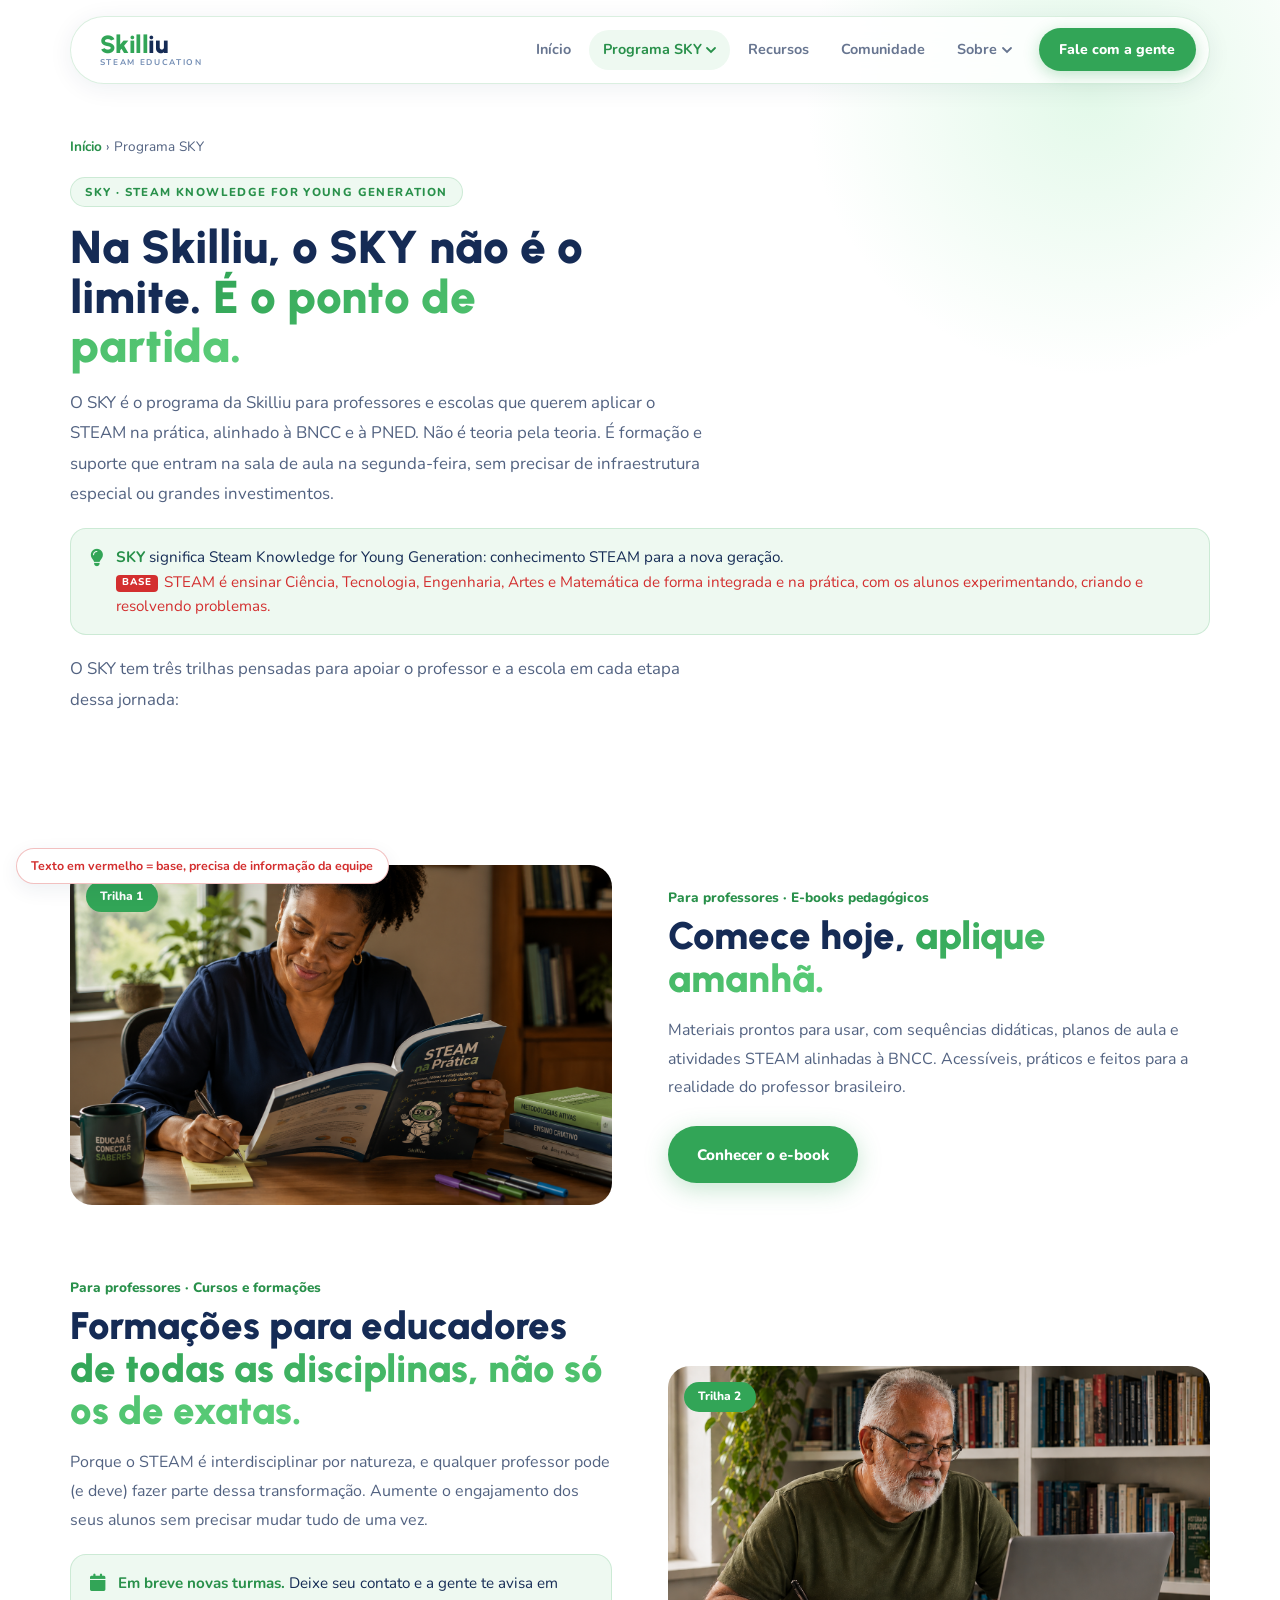
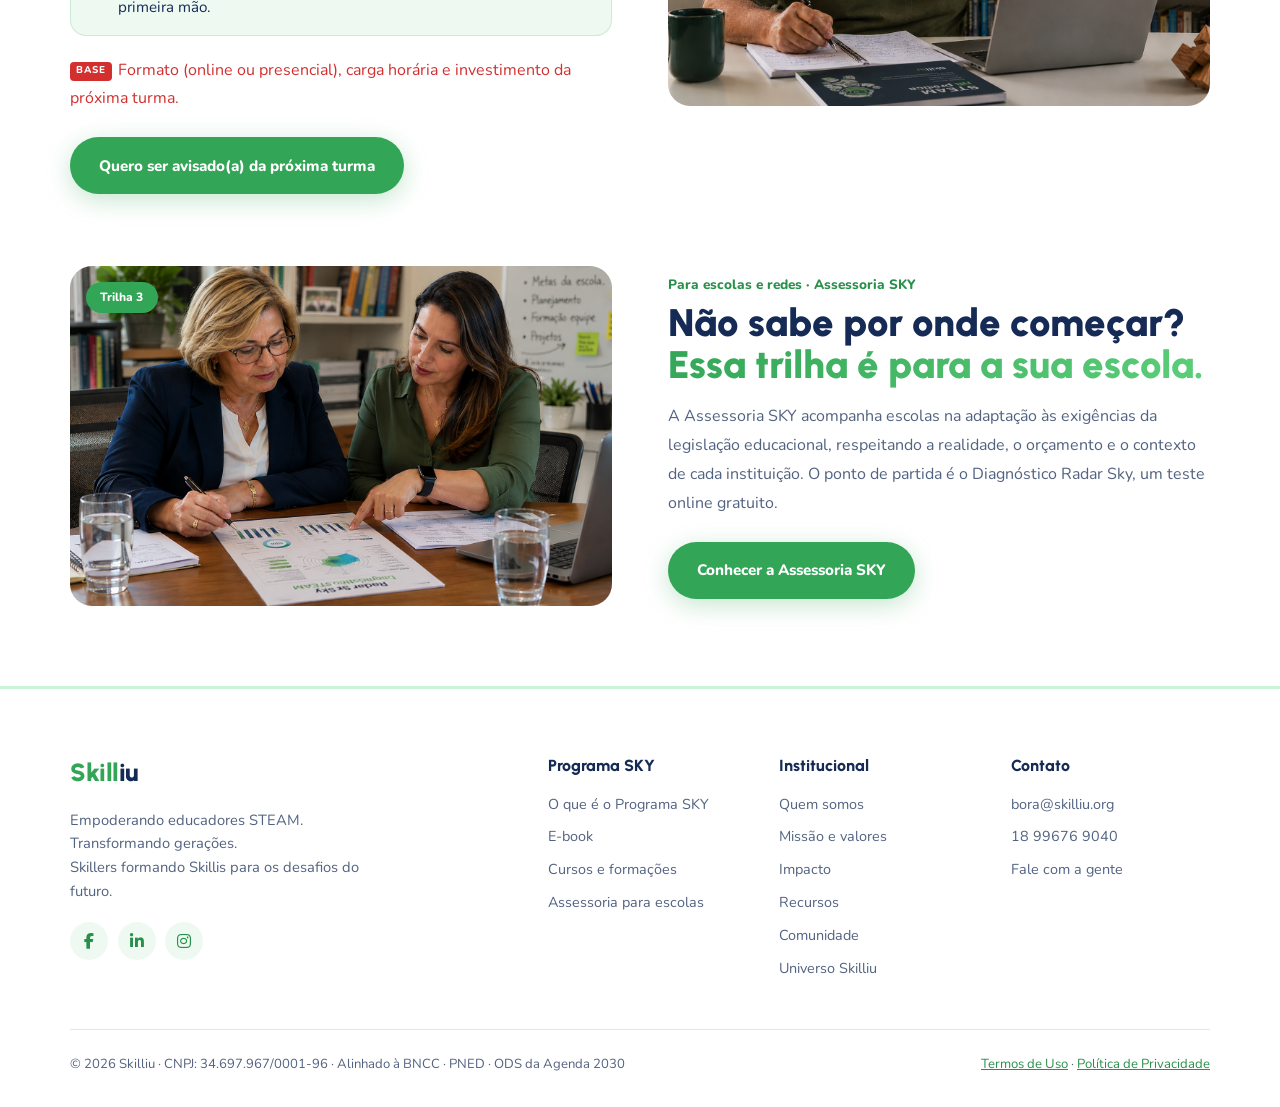
<file: programa-sky.html>
<!DOCTYPE html>
<html lang="pt-BR">
<head>
<meta charset="UTF-8">
<meta name="viewport" content="width=device-width, initial-scale=1.0">
<title>Programa SKY | Skilliu</title>
<meta name="description" content="O programa da Skilliu para professores e escolas aplicarem o STEAM na prática: e-book, cursos e assessoria.">
<link rel="icon" href="fotos/favicon.png">
<link href="https://fonts.googleapis.com/css2?family=Nunito:wght@400;600;700;800;900&family=Urbanist:wght@400;600;700;800;900&display=swap" rel="stylesheet">
<link rel="stylesheet" href="https://cdnjs.cloudflare.com/ajax/libs/font-awesome/6.5.0/css/all.min.css">
<link rel="stylesheet" href="style.css">
</head>
<body>

<!--
  BARRA SUPERIOR (igual em todas as telas)
  Início · Programa SKY ▾ · Recursos · Comunidade · Sobre ▾ · [Fale com a gente]
  Cada opção dos submenus tem uma linha explicando o que é.
-->
<header class="nav" id="nav">
  <a href="index.html" class="logo" aria-label="Skilliu, página inicial">
    <span class="logo-nome"><span class="logo-skill">Skill</span><span class="logo-iu">iu</span></span>
    <span class="logo-sub">Steam Education</span>
  </a>
  <button class="hamburguer" id="hamburguer" aria-label="Abrir menu" aria-expanded="false" aria-controls="menu">
    <span></span><span></span><span></span>
  </button>
  <nav aria-label="Menu principal">
    <ul class="menu" id="menu">
      <li><a href="index.html" class="menu-link">Início</a></li>

      <!-- Programa SKY: tudo o que a Skilliu oferece -->
      <li>
        <button type="button" class="menu-link ativo" aria-expanded="false" aria-controls="sub-sky">Programa SKY <svg class="seta" viewBox="0 0 10 10" aria-hidden="true"><path d="M1 3l4 4 4-4" fill="none" stroke="currentColor" stroke-width="1.8" stroke-linecap="round"/></svg></button>
        <ul class="submenu" id="sub-sky">
          <li><a href="programa-sky.html" aria-current="page">
            <span class="sub-titulo">O que é o Programa SKY</span>
            <span class="sub-desc">E-book, cursos e assessoria para levar o STEAM à sala de aula</span></a></li>
          <li><a href="ebook.html">
            <span class="sub-titulo">E-book <span class="sub-selo sub-selo-verde">Disponível</span></span>
            <span class="sub-desc">Robótica Descomplicada: 3 projetos prontos, sem kits caros</span></a></li>
          <li><a href="programa-sky.html#cursos">
            <span class="sub-titulo">Cursos e formações <span class="sub-selo">Em breve</span></span>
            <span class="sub-desc">Para professores de todas as disciplinas</span></a></li>
          <li><a href="assessoria.html">
            <span class="sub-titulo">Assessoria para escolas</span>
            <span class="sub-desc">Começa por um diagnóstico online gratuito</span></a></li>
        </ul>
      </li>

      <li><a href="recursos.html" class="menu-link">Recursos</a></li>
      <li><a href="comunidade.html" class="menu-link">Comunidade</a></li>

      <!-- Sobre: quem é a Skilliu -->
      <li>
        <button type="button" class="menu-link" aria-expanded="false" aria-controls="sub-sobre">Sobre <svg class="seta" viewBox="0 0 10 10" aria-hidden="true"><path d="M1 3l4 4 4-4" fill="none" stroke="currentColor" stroke-width="1.8" stroke-linecap="round"/></svg></button>
        <ul class="submenu" id="sub-sobre">
          <li><a href="quem-somos.html">
            <span class="sub-titulo">Quem somos</span>
            <span class="sub-desc">Nossa história e por que a Skilliu existe</span></a></li>
          <li><a href="quem-somos.html#missao">
            <span class="sub-titulo">Missão e valores</span>
            <span class="sub-desc">No que acreditamos</span></a></li>
          <li><a href="impacto.html">
            <span class="sub-titulo">Impacto</span>
            <span class="sub-desc">Como a educação vai além da sala de aula</span></a></li>
          <li><a href="universo.html">
            <span class="sub-titulo">Universo Skilliu</span>
            <span class="sub-desc">Conheça Lia, Hélio, Kyra e Kyro</span></a></li>
        </ul>
      </li>

      <li><button type="button" class="menu-cta" data-formulario="contato">Fale com a gente</button></li>
    </ul>
  </nav>
</header>

<main>

  <!-- TOPO: o que é o SKY, em poucas linhas -->
  <section class="pagina-topo">
    <div class="secao-inner">
      <nav class="trilha-nav" aria-label="Você está aqui"><a href="index.html">Início</a> › Programa SKY</nav>
      <span class="tag">SKY · Steam Knowledge for Young Generation</span>
      <h1 class="pagina-titulo">Na Skilliu, o SKY não é o limite. <em>É o ponto de partida.</em></h1>
      <p class="texto">O SKY é o programa da Skilliu para professores e escolas que querem aplicar o STEAM na prática, alinhado à BNCC e à PNED. Não é teoria pela teoria. É formação e suporte que entram na sala de aula na segunda-feira, sem precisar de infraestrutura especial ou grandes investimentos.</p>
      <div class="aviso">
        <i class="fa-solid fa-lightbulb"></i>
        <div>
          <p><strong>SKY</strong> significa Steam Knowledge for Young Generation: conhecimento STEAM para a nova geração.</p>
          <p><span class="base">STEAM é ensinar Ciência, Tecnologia, Engenharia, Artes e Matemática de forma integrada e na prática, com os alunos experimentando, criando e resolvendo problemas.</span></p>
        </div>
      </div>
      <p class="texto">O SKY tem três trilhas pensadas para apoiar o professor e a escola em cada etapa dessa jornada:</p>
    </div>
  </section>

  <section class="secao">
    <div class="secao-inner">

      <!-- Trilha 1: e-book (leva à tela do e-book) -->
      <div class="trilha" id="ebooks">
        <div class="trilha-foto">
          <img src="fotos/sessao3-trilha1.png" alt="Professor lendo material impresso e fazendo anotações">
          <span class="trilha-num">Trilha 1</span>
        </div>
        <div>
          <p class="trilha-para">Para professores · E-books pedagógicos</p>
          <h2 class="titulo">Comece hoje, <em>aplique amanhã.</em></h2>
          <p class="texto">Materiais prontos para usar, com sequências didáticas, planos de aula e atividades STEAM alinhadas à BNCC. Acessíveis, práticos e feitos para a realidade do professor brasileiro.</p>
          <div class="botoes"><a href="ebook.html" class="btn btn-verde">Conhecer o e-book</a></div>
        </div>
      </div>

      <!-- Trilha 2: cursos (abre o formulário da próxima turma) -->
      <div class="trilha trilha-invertida" id="cursos">
        <div class="trilha-foto">
          <img src="fotos/sessao3-trilha2.png" alt="Professor assistindo a uma aula online">
          <span class="trilha-num">Trilha 2</span>
        </div>
        <div>
          <p class="trilha-para">Para professores · Cursos e formações</p>
          <h2 class="titulo">Formações para educadores <em>de todas as disciplinas, não só os de exatas.</em></h2>
          <p class="texto">Porque o STEAM é interdisciplinar por natureza, e qualquer professor pode (e deve) fazer parte dessa transformação. Aumente o engajamento dos seus alunos sem precisar mudar tudo de uma vez.</p>
          <div class="aviso"><i class="fa-solid fa-calendar"></i><span><strong>Em breve novas turmas.</strong> Deixe seu contato e a gente te avisa em primeira mão.</span></div>
          <p class="texto"><span class="base">Formato (online ou presencial), carga horária e investimento da próxima turma.</span></p>
          <div class="botoes"><button type="button" class="btn btn-verde" data-formulario="turma">Quero ser avisado(a) da próxima turma</button></div>
        </div>
      </div>

      <!-- Trilha 3: assessoria (leva à tela da assessoria) -->
      <div class="trilha" id="assessoria">
        <div class="trilha-foto">
          <img src="fotos/sessao3-trilha3.png" alt="Gestoras escolares analisando um relatório">
          <span class="trilha-num">Trilha 3</span>
        </div>
        <div>
          <p class="trilha-para">Para escolas e redes · Assessoria SKY</p>
          <h2 class="titulo">Não sabe por onde começar? <em>Essa trilha é para a sua escola.</em></h2>
          <p class="texto">A Assessoria SKY acompanha escolas na adaptação às exigências da legislação educacional, respeitando a realidade, o orçamento e o contexto de cada instituição. O ponto de partida é o Diagnóstico Radar Sky, um teste online gratuito.</p>
          <div class="botoes"><a href="assessoria.html" class="btn btn-verde">Conhecer a Assessoria SKY</a></div>
        </div>
      </div>
    </div>
  </section>

</main>

<!-- RODAPÉ (igual em todas as telas) -->
<footer class="rodape">
  <div class="rodape-inner">
    <div>
      <span class="logo-nome"><span class="logo-skill">Skill</span><span class="logo-iu">iu</span></span>
      <p class="rodape-desc">Empoderando educadores STEAM. Transformando gerações.<br>Skillers formando Skillis para os desafios do futuro.</p>
      <div class="redes">
        <a href="https://www.facebook.com/steameducationbr/" target="_blank" rel="noopener" aria-label="Facebook"><i class="fa-brands fa-facebook-f"></i></a>
        <a href="https://www.linkedin.com/company/skilliu/" target="_blank" rel="noopener" aria-label="LinkedIn"><i class="fa-brands fa-linkedin-in"></i></a>
        <a href="https://www.instagram.com/skilliu.steameducation" target="_blank" rel="noopener" aria-label="Instagram"><i class="fa-brands fa-instagram"></i></a>
      </div>
    </div>
    <div class="rodape-colunas">
      <div>
        <h4>Programa SKY</h4>
        <ul>
          <li><a href="programa-sky.html">O que é o Programa SKY</a></li>
          <li><a href="ebook.html">E-book</a></li>
          <li><a href="programa-sky.html#cursos">Cursos e formações</a></li>
          <li><a href="assessoria.html">Assessoria para escolas</a></li>
        </ul>
      </div>
      <div>
        <h4>Institucional</h4>
        <ul>
          <li><a href="quem-somos.html">Quem somos</a></li>
          <li><a href="quem-somos.html#missao">Missão e valores</a></li>
          <li><a href="impacto.html">Impacto</a></li>
          <li><a href="recursos.html">Recursos</a></li>
          <li><a href="comunidade.html">Comunidade</a></li>
          <li><a href="universo.html">Universo Skilliu</a></li>
        </ul>
      </div>
      <div>
        <h4>Contato</h4>
        <ul>
          <li><a href="mailto:bora@skilliu.org">bora@skilliu.org</a></li>
          <li><a href="https://wa.me/5518996769040" target="_blank" rel="noopener">18 99676 9040</a></li>
          <li><a href="#" data-formulario="contato">Fale com a gente</a></li>
        </ul>
      </div>
    </div>
  </div>
  <div class="rodape-base">
    <p>© <span class="ano">2026</span> Skilliu · CNPJ: 34.697.967/0001-96 · Alinhado à BNCC · PNED · ODS da Agenda 2030</p>
    <p><a href="termos-de-uso.html">Termos de Uso</a> · <a href="politica-de-privacidade.html">Política de Privacidade</a></p>
  </div>
</footer>

<!-- Modal único: o conteúdo muda conforme o botão clicado (ver script.js) -->
<dialog class="modal" id="modalForm"></dialog>

<!-- Legenda do protótipo -->
<p class="legenda-base">Texto em vermelho = base, precisa de informação da equipe</p>

<script src="script.js"></script>
</body>
</html>
</file>
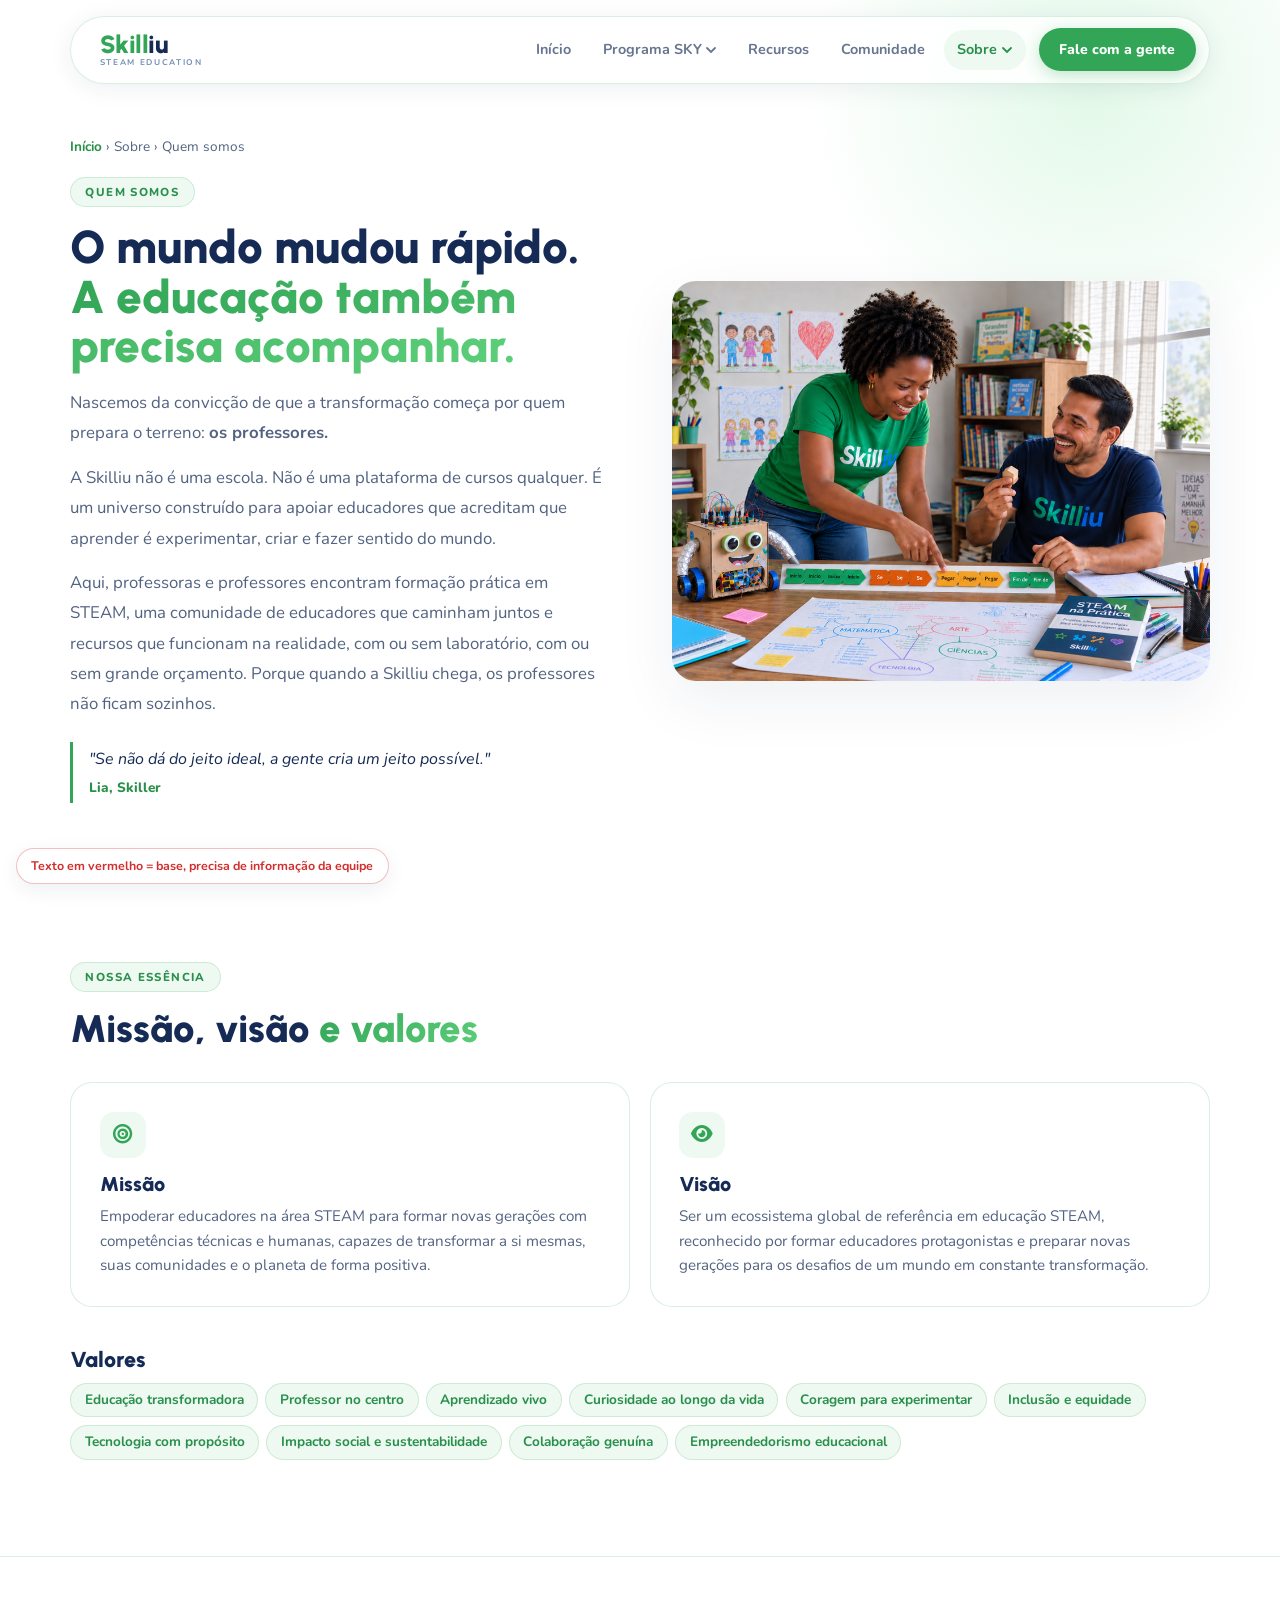
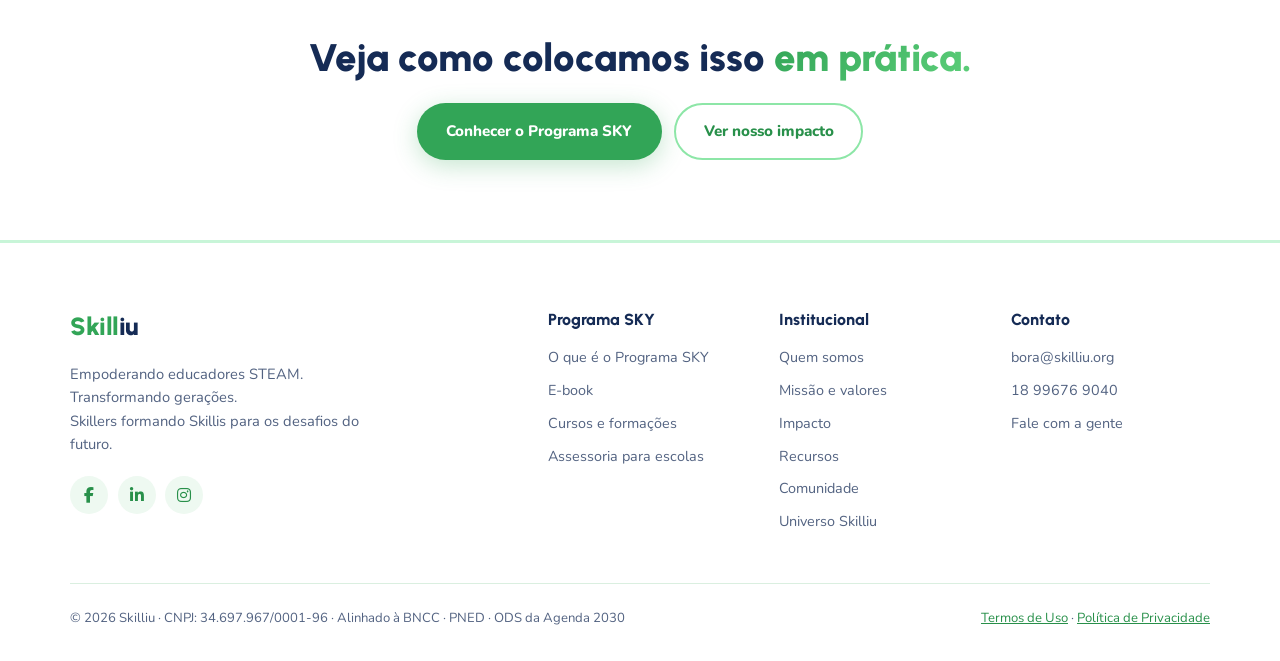
<file: quem-somos.html>
<!DOCTYPE html>
<html lang="pt-BR">
<head>
<meta charset="UTF-8">
<meta name="viewport" content="width=device-width, initial-scale=1.0">
<title>Quem somos | Skilliu</title>
<meta name="description" content="A Skilliu nasceu da convicção de que a transformação começa pelos professores.">
<link rel="icon" href="fotos/favicon.png">
<link href="https://fonts.googleapis.com/css2?family=Nunito:wght@400;600;700;800;900&family=Urbanist:wght@400;600;700;800;900&display=swap" rel="stylesheet">
<link rel="stylesheet" href="https://cdnjs.cloudflare.com/ajax/libs/font-awesome/6.5.0/css/all.min.css">
<link rel="stylesheet" href="style.css">
</head>
<body>

<!--
  BARRA SUPERIOR (igual em todas as telas)
  Início · Programa SKY ▾ · Recursos · Comunidade · Sobre ▾ · [Fale com a gente]
  Cada opção dos submenus tem uma linha explicando o que é.
-->
<header class="nav" id="nav">
  <a href="index.html" class="logo" aria-label="Skilliu, página inicial">
    <span class="logo-nome"><span class="logo-skill">Skill</span><span class="logo-iu">iu</span></span>
    <span class="logo-sub">Steam Education</span>
  </a>
  <button class="hamburguer" id="hamburguer" aria-label="Abrir menu" aria-expanded="false" aria-controls="menu">
    <span></span><span></span><span></span>
  </button>
  <nav aria-label="Menu principal">
    <ul class="menu" id="menu">
      <li><a href="index.html" class="menu-link">Início</a></li>

      <!-- Programa SKY: tudo o que a Skilliu oferece -->
      <li>
        <button type="button" class="menu-link" aria-expanded="false" aria-controls="sub-sky">Programa SKY <svg class="seta" viewBox="0 0 10 10" aria-hidden="true"><path d="M1 3l4 4 4-4" fill="none" stroke="currentColor" stroke-width="1.8" stroke-linecap="round"/></svg></button>
        <ul class="submenu" id="sub-sky">
          <li><a href="programa-sky.html">
            <span class="sub-titulo">O que é o Programa SKY</span>
            <span class="sub-desc">E-book, cursos e assessoria para levar o STEAM à sala de aula</span></a></li>
          <li><a href="ebook.html">
            <span class="sub-titulo">E-book <span class="sub-selo sub-selo-verde">Disponível</span></span>
            <span class="sub-desc">Robótica Descomplicada: 3 projetos prontos, sem kits caros</span></a></li>
          <li><a href="programa-sky.html#cursos">
            <span class="sub-titulo">Cursos e formações <span class="sub-selo">Em breve</span></span>
            <span class="sub-desc">Para professores de todas as disciplinas</span></a></li>
          <li><a href="assessoria.html">
            <span class="sub-titulo">Assessoria para escolas</span>
            <span class="sub-desc">Começa por um diagnóstico online gratuito</span></a></li>
        </ul>
      </li>

      <li><a href="recursos.html" class="menu-link">Recursos</a></li>
      <li><a href="comunidade.html" class="menu-link">Comunidade</a></li>

      <!-- Sobre: quem é a Skilliu -->
      <li>
        <button type="button" class="menu-link ativo" aria-expanded="false" aria-controls="sub-sobre">Sobre <svg class="seta" viewBox="0 0 10 10" aria-hidden="true"><path d="M1 3l4 4 4-4" fill="none" stroke="currentColor" stroke-width="1.8" stroke-linecap="round"/></svg></button>
        <ul class="submenu" id="sub-sobre">
          <li><a href="quem-somos.html" aria-current="page">
            <span class="sub-titulo">Quem somos</span>
            <span class="sub-desc">Nossa história e por que a Skilliu existe</span></a></li>
          <li><a href="quem-somos.html#missao">
            <span class="sub-titulo">Missão e valores</span>
            <span class="sub-desc">No que acreditamos</span></a></li>
          <li><a href="impacto.html">
            <span class="sub-titulo">Impacto</span>
            <span class="sub-desc">Como a educação vai além da sala de aula</span></a></li>
          <li><a href="universo.html">
            <span class="sub-titulo">Universo Skilliu</span>
            <span class="sub-desc">Conheça Lia, Hélio, Kyra e Kyro</span></a></li>
        </ul>
      </li>

      <li><button type="button" class="menu-cta" data-formulario="contato">Fale com a gente</button></li>
    </ul>
  </nav>
</header>

<main>

  <section class="pagina-topo">
    <div class="secao-inner dividido">
      <div>
        <nav class="trilha-nav" aria-label="Você está aqui"><a href="index.html">Início</a> › Sobre › Quem somos</nav>
        <span class="tag">Quem somos</span>
        <h1 class="pagina-titulo">O mundo mudou rápido. <em>A educação também precisa acompanhar.</em></h1>
        <p class="texto">Nascemos da convicção de que a transformação começa por quem prepara o terreno: <strong>os professores.</strong></p>
        <p class="texto">A Skilliu não é uma escola. Não é uma plataforma de cursos qualquer. É um universo construído para apoiar educadores que acreditam que aprender é experimentar, criar e fazer sentido do mundo.</p>
        <p class="texto">Aqui, professoras e professores encontram formação prática em STEAM, uma comunidade de educadores que caminham juntos e recursos que funcionam na realidade, com ou sem laboratório, com ou sem grande orçamento. Porque quando a Skilliu chega, os professores não ficam sozinhos.</p>
        <blockquote class="citacao">"Se não dá do jeito ideal, a gente cria um jeito possível."<cite>Lia, Skiller</cite></blockquote>
      </div>
      <img src="fotos/sessao2.png" alt="Professora em sala de aula" class="foto">
    </div>
  </section>

  <section class="secao" id="missao">
    <div class="secao-inner">
      <span class="tag">Nossa essência</span>
      <h2 class="titulo">Missão, visão <em>e valores</em></h2>
      <div class="grade grade-2" style="margin-top:2rem">
        <article class="cartao">
          <span class="cartao-icone"><i class="fa-solid fa-bullseye"></i></span>
          <h3>Missão</h3>
          <p>Empoderar educadores na área STEAM para formar novas gerações com competências técnicas e humanas, capazes de transformar a si mesmas, suas comunidades e o planeta de forma positiva.</p>
        </article>
        <article class="cartao">
          <span class="cartao-icone"><i class="fa-solid fa-eye"></i></span>
          <h3>Visão</h3>
          <p>Ser um ecossistema global de referência em educação STEAM, reconhecido por formar educadores protagonistas e preparar novas gerações para os desafios de um mundo em constante transformação.</p>
        </article>
      </div>
      <h3 class="subtitulo" style="margin-top:2.5rem">Valores</h3>
      <ul class="chips">
        <li>Educação transformadora</li><li>Professor no centro</li><li>Aprendizado vivo</li>
        <li>Curiosidade ao longo da vida</li><li>Coragem para experimentar</li><li>Inclusão e equidade</li>
        <li>Tecnologia com propósito</li><li>Impacto social e sustentabilidade</li>
        <li>Colaboração genuína</li><li>Empreendedorismo educacional</li>
      </ul>
    </div>
  </section>

  <section class="secao centro">
    <div class="secao-inner estreito">
      <h2 class="titulo">Veja como colocamos isso <em>em prática.</em></h2>
      <div class="botoes">
        <a href="programa-sky.html" class="btn btn-verde">Conhecer o Programa SKY</a>
        <a href="impacto.html" class="btn btn-contorno">Ver nosso impacto</a>
      </div>
    </div>
  </section>

</main>

<!-- RODAPÉ (igual em todas as telas) -->
<footer class="rodape">
  <div class="rodape-inner">
    <div>
      <span class="logo-nome"><span class="logo-skill">Skill</span><span class="logo-iu">iu</span></span>
      <p class="rodape-desc">Empoderando educadores STEAM. Transformando gerações.<br>Skillers formando Skillis para os desafios do futuro.</p>
      <div class="redes">
        <a href="https://www.facebook.com/steameducationbr/" target="_blank" rel="noopener" aria-label="Facebook"><i class="fa-brands fa-facebook-f"></i></a>
        <a href="https://www.linkedin.com/company/skilliu/" target="_blank" rel="noopener" aria-label="LinkedIn"><i class="fa-brands fa-linkedin-in"></i></a>
        <a href="https://www.instagram.com/skilliu.steameducation" target="_blank" rel="noopener" aria-label="Instagram"><i class="fa-brands fa-instagram"></i></a>
      </div>
    </div>
    <div class="rodape-colunas">
      <div>
        <h4>Programa SKY</h4>
        <ul>
          <li><a href="programa-sky.html">O que é o Programa SKY</a></li>
          <li><a href="ebook.html">E-book</a></li>
          <li><a href="programa-sky.html#cursos">Cursos e formações</a></li>
          <li><a href="assessoria.html">Assessoria para escolas</a></li>
        </ul>
      </div>
      <div>
        <h4>Institucional</h4>
        <ul>
          <li><a href="quem-somos.html">Quem somos</a></li>
          <li><a href="quem-somos.html#missao">Missão e valores</a></li>
          <li><a href="impacto.html">Impacto</a></li>
          <li><a href="recursos.html">Recursos</a></li>
          <li><a href="comunidade.html">Comunidade</a></li>
          <li><a href="universo.html">Universo Skilliu</a></li>
        </ul>
      </div>
      <div>
        <h4>Contato</h4>
        <ul>
          <li><a href="mailto:bora@skilliu.org">bora@skilliu.org</a></li>
          <li><a href="https://wa.me/5518996769040" target="_blank" rel="noopener">18 99676 9040</a></li>
          <li><a href="#" data-formulario="contato">Fale com a gente</a></li>
        </ul>
      </div>
    </div>
  </div>
  <div class="rodape-base">
    <p>© <span class="ano">2026</span> Skilliu · CNPJ: 34.697.967/0001-96 · Alinhado à BNCC · PNED · ODS da Agenda 2030</p>
    <p><a href="termos-de-uso.html">Termos de Uso</a> · <a href="politica-de-privacidade.html">Política de Privacidade</a></p>
  </div>
</footer>

<!-- Modal único: o conteúdo muda conforme o botão clicado (ver script.js) -->
<dialog class="modal" id="modalForm"></dialog>

<!-- Legenda do protótipo -->
<p class="legenda-base">Texto em vermelho = base, precisa de informação da equipe</p>

<script src="script.js"></script>
</body>
</html>
</file>
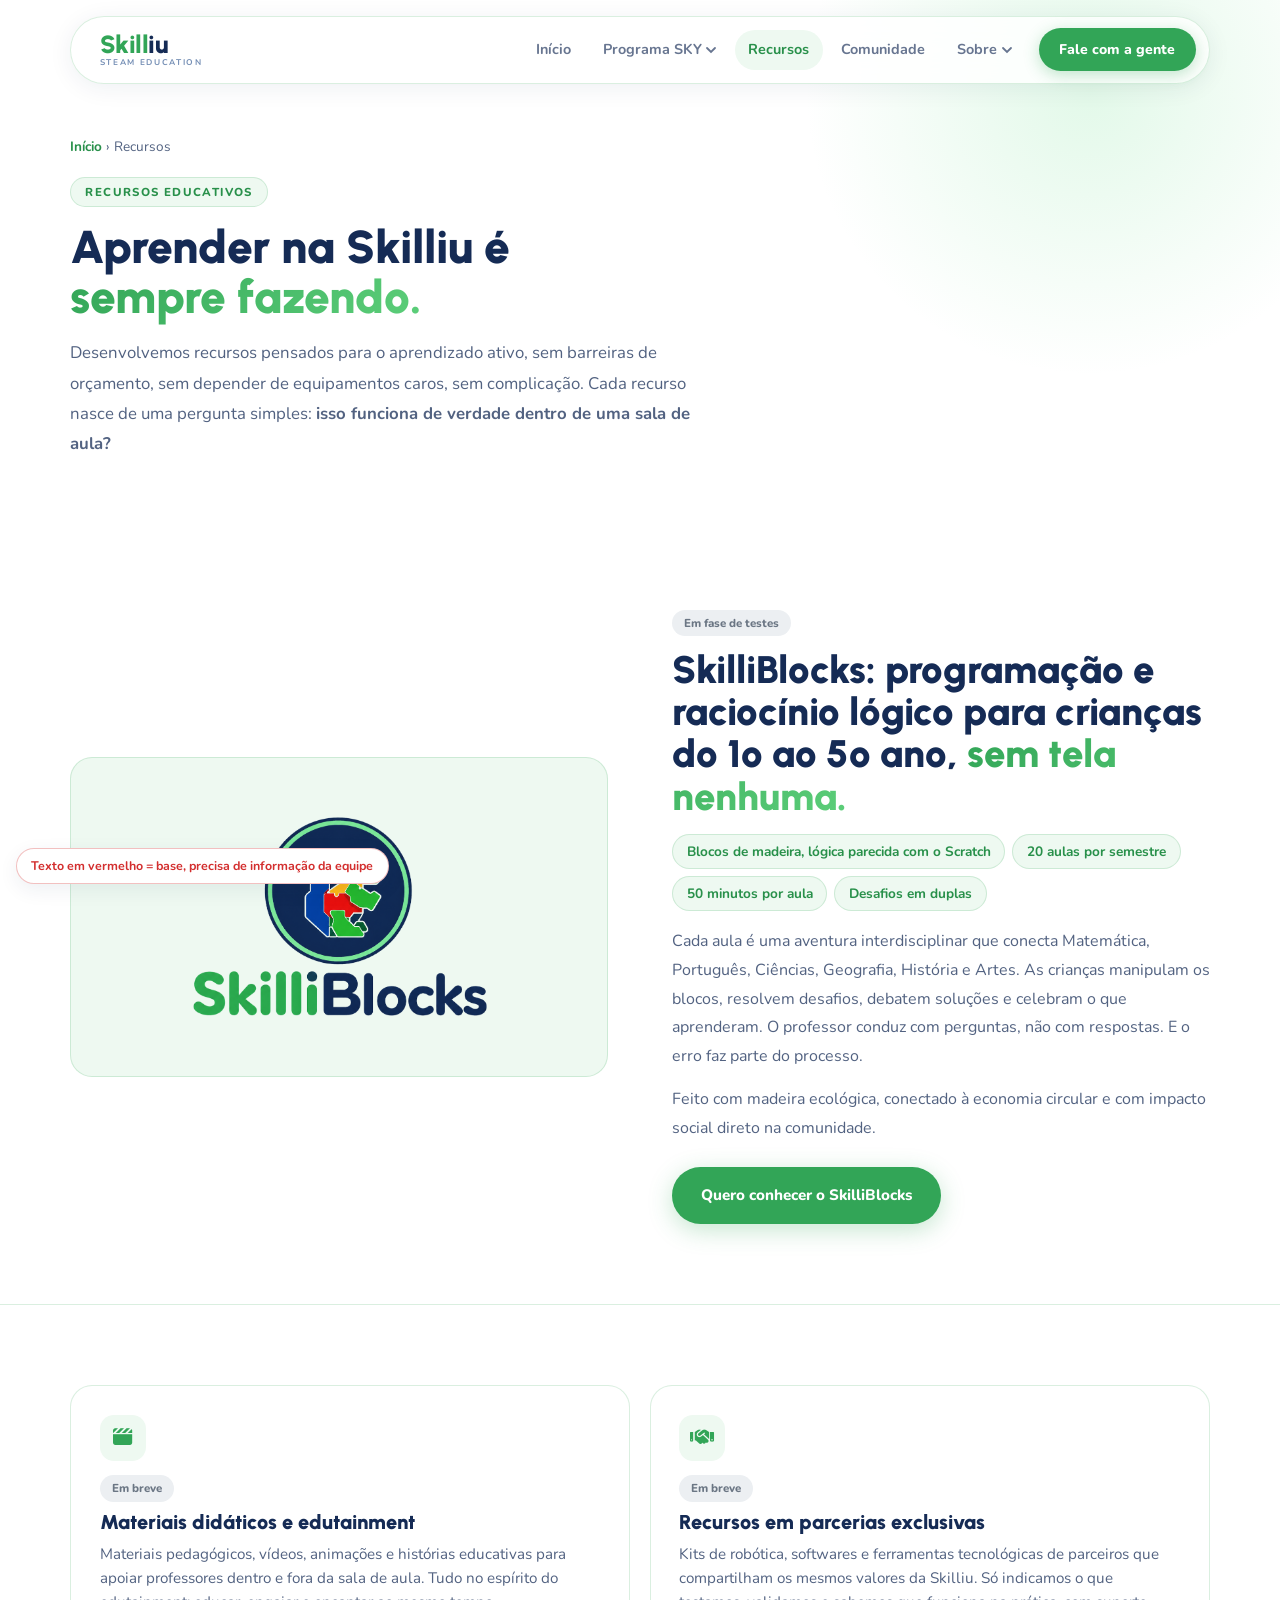
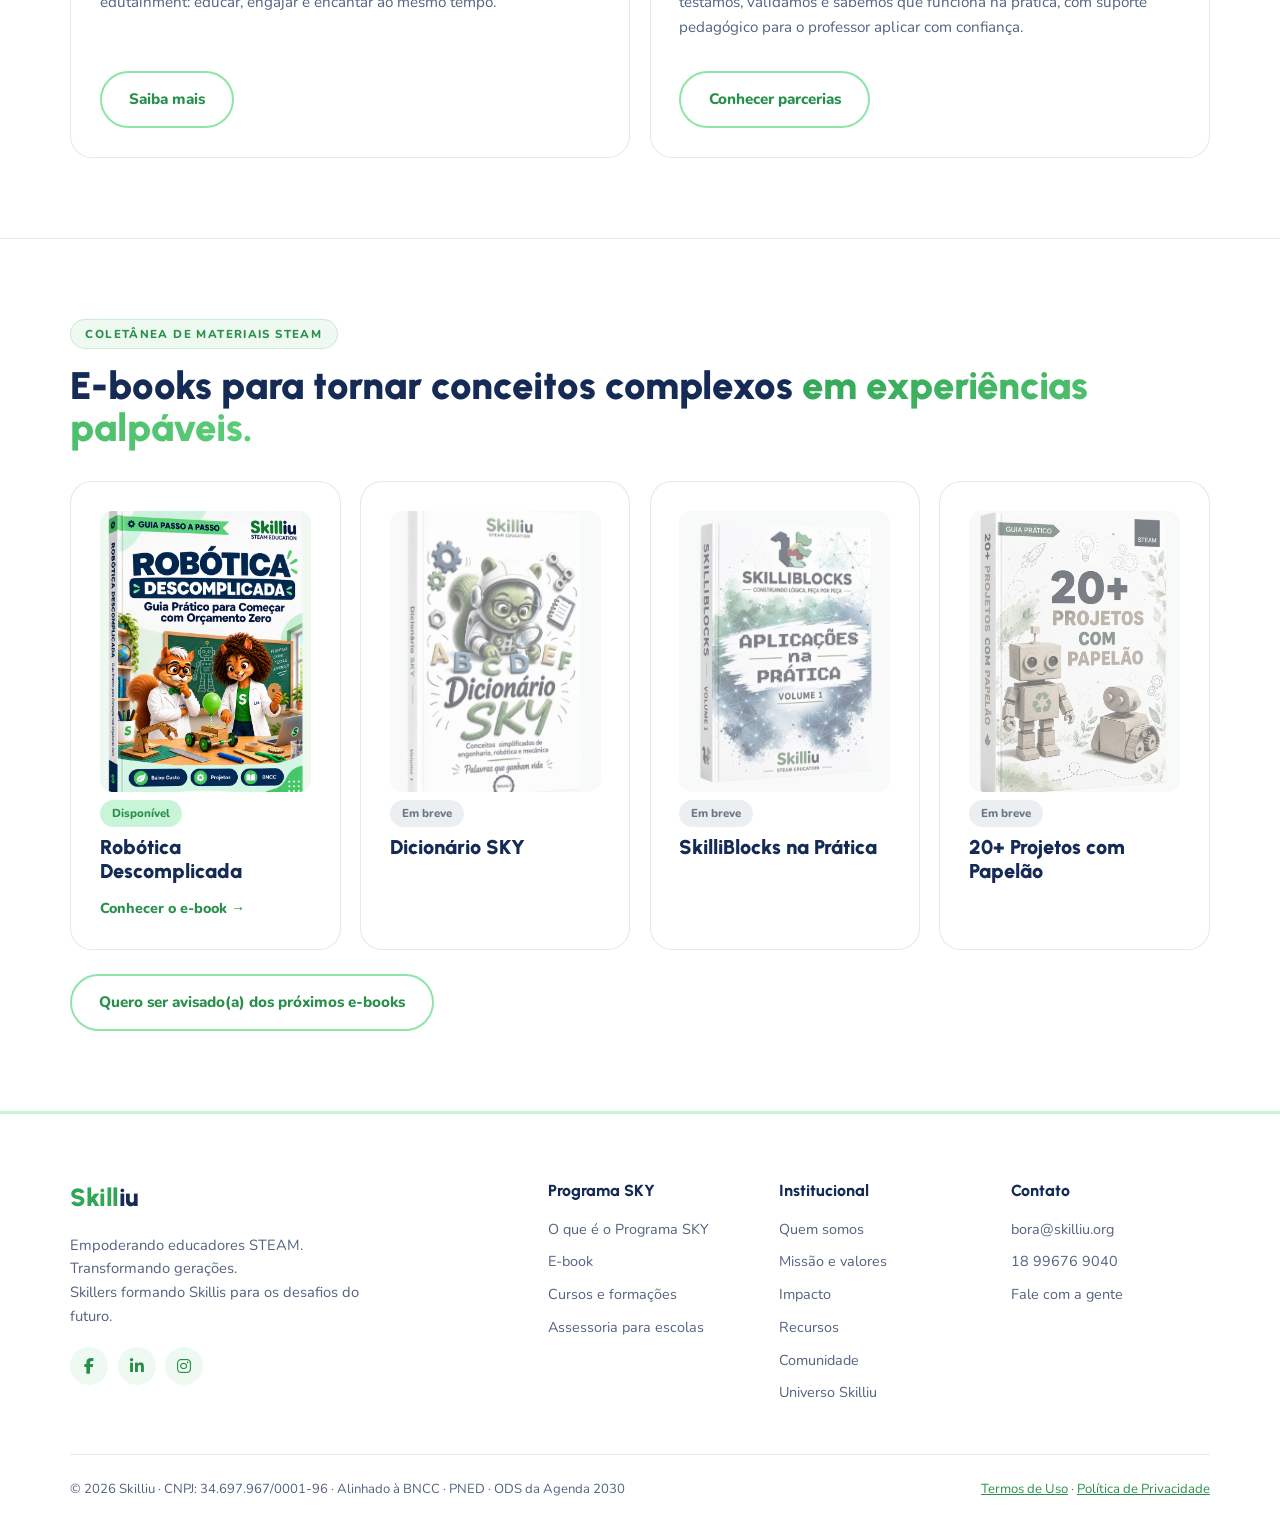
<file: recursos.html>
<!DOCTYPE html>
<html lang="pt-BR">
<head>
<meta charset="UTF-8">
<meta name="viewport" content="width=device-width, initial-scale=1.0">
<title>Recursos educativos | Skilliu</title>
<meta name="description" content="SkilliBlocks, materiais didáticos, e-books e recursos em parcerias para o aprendizado ativo.">
<link rel="icon" href="fotos/favicon.png">
<link href="https://fonts.googleapis.com/css2?family=Nunito:wght@400;600;700;800;900&family=Urbanist:wght@400;600;700;800;900&display=swap" rel="stylesheet">
<link rel="stylesheet" href="https://cdnjs.cloudflare.com/ajax/libs/font-awesome/6.5.0/css/all.min.css">
<link rel="stylesheet" href="style.css">
</head>
<body>

<!--
  BARRA SUPERIOR (igual em todas as telas)
  Início · Programa SKY ▾ · Recursos · Comunidade · Sobre ▾ · [Fale com a gente]
  Cada opção dos submenus tem uma linha explicando o que é.
-->
<header class="nav" id="nav">
  <a href="index.html" class="logo" aria-label="Skilliu, página inicial">
    <span class="logo-nome"><span class="logo-skill">Skill</span><span class="logo-iu">iu</span></span>
    <span class="logo-sub">Steam Education</span>
  </a>
  <button class="hamburguer" id="hamburguer" aria-label="Abrir menu" aria-expanded="false" aria-controls="menu">
    <span></span><span></span><span></span>
  </button>
  <nav aria-label="Menu principal">
    <ul class="menu" id="menu">
      <li><a href="index.html" class="menu-link">Início</a></li>

      <!-- Programa SKY: tudo o que a Skilliu oferece -->
      <li>
        <button type="button" class="menu-link" aria-expanded="false" aria-controls="sub-sky">Programa SKY <svg class="seta" viewBox="0 0 10 10" aria-hidden="true"><path d="M1 3l4 4 4-4" fill="none" stroke="currentColor" stroke-width="1.8" stroke-linecap="round"/></svg></button>
        <ul class="submenu" id="sub-sky">
          <li><a href="programa-sky.html">
            <span class="sub-titulo">O que é o Programa SKY</span>
            <span class="sub-desc">E-book, cursos e assessoria para levar o STEAM à sala de aula</span></a></li>
          <li><a href="ebook.html">
            <span class="sub-titulo">E-book <span class="sub-selo sub-selo-verde">Disponível</span></span>
            <span class="sub-desc">Robótica Descomplicada: 3 projetos prontos, sem kits caros</span></a></li>
          <li><a href="programa-sky.html#cursos">
            <span class="sub-titulo">Cursos e formações <span class="sub-selo">Em breve</span></span>
            <span class="sub-desc">Para professores de todas as disciplinas</span></a></li>
          <li><a href="assessoria.html">
            <span class="sub-titulo">Assessoria para escolas</span>
            <span class="sub-desc">Começa por um diagnóstico online gratuito</span></a></li>
        </ul>
      </li>

      <li><a href="recursos.html" class="menu-link ativo" aria-current="page">Recursos</a></li>
      <li><a href="comunidade.html" class="menu-link">Comunidade</a></li>

      <!-- Sobre: quem é a Skilliu -->
      <li>
        <button type="button" class="menu-link" aria-expanded="false" aria-controls="sub-sobre">Sobre <svg class="seta" viewBox="0 0 10 10" aria-hidden="true"><path d="M1 3l4 4 4-4" fill="none" stroke="currentColor" stroke-width="1.8" stroke-linecap="round"/></svg></button>
        <ul class="submenu" id="sub-sobre">
          <li><a href="quem-somos.html">
            <span class="sub-titulo">Quem somos</span>
            <span class="sub-desc">Nossa história e por que a Skilliu existe</span></a></li>
          <li><a href="quem-somos.html#missao">
            <span class="sub-titulo">Missão e valores</span>
            <span class="sub-desc">No que acreditamos</span></a></li>
          <li><a href="impacto.html">
            <span class="sub-titulo">Impacto</span>
            <span class="sub-desc">Como a educação vai além da sala de aula</span></a></li>
          <li><a href="universo.html">
            <span class="sub-titulo">Universo Skilliu</span>
            <span class="sub-desc">Conheça Lia, Hélio, Kyra e Kyro</span></a></li>
        </ul>
      </li>

      <li><button type="button" class="menu-cta" data-formulario="contato">Fale com a gente</button></li>
    </ul>
  </nav>
</header>

<main>

  <section class="pagina-topo">
    <div class="secao-inner">
      <nav class="trilha-nav" aria-label="Você está aqui"><a href="index.html">Início</a> › Recursos</nav>
      <span class="tag">Recursos educativos</span>
      <h1 class="pagina-titulo">Aprender na Skilliu é <em>sempre fazendo.</em></h1>
      <p class="texto">Desenvolvemos recursos pensados para o aprendizado ativo, sem barreiras de orçamento, sem depender de equipamentos caros, sem complicação. Cada recurso nasce de uma pergunta simples: <strong>isso funciona de verdade dentro de uma sala de aula?</strong></p>
    </div>
  </section>

  <!-- SKILLIBLOCKS -->
  <section class="secao" id="skilliblocks">
    <div class="secao-inner dividido">
      <div class="caixa-verde" style="display:grid;place-items:center;min-height:320px">
        <img src="fotos/skilliblocks.png" alt="Logo do SkilliBlocks" style="max-height:220px">
      </div>
      <div>
        <span class="selo selo-off">Em fase de testes</span>
        <h2 class="titulo" style="margin-top:.8rem">SkilliBlocks: programação e raciocínio lógico para crianças do 1º ao 5º ano, <em>sem tela nenhuma.</em></h2>
        <ul class="chips">
          <li>Blocos de madeira, lógica parecida com o Scratch</li>
          <li>20 aulas por semestre</li>
          <li>50 minutos por aula</li>
          <li>Desafios em duplas</li>
        </ul>
        <p class="texto">Cada aula é uma aventura interdisciplinar que conecta Matemática, Português, Ciências, Geografia, História e Artes. As crianças manipulam os blocos, resolvem desafios, debatem soluções e celebram o que aprenderam. O professor conduz com perguntas, não com respostas. E o erro faz parte do processo.</p>
        <p class="texto">Feito com madeira ecológica, conectado à economia circular e com impacto social direto na comunidade.</p>
        <div class="botoes"><button type="button" class="btn btn-verde" data-formulario="skilliblocks">Quero conhecer o SkilliBlocks</button></div>
      </div>
    </div>
  </section>

  <!-- MATERIAIS E PARCERIAS -->
  <section class="secao">
    <div class="secao-inner grade grade-2">
      <article class="cartao" id="materiais">
        <span class="cartao-icone"><i class="fa-solid fa-clapperboard"></i></span>
        <span class="selo selo-off" style="align-self:flex-start">Em breve</span>
        <h3>Materiais didáticos e edutainment</h3>
        <p>Materiais pedagógicos, vídeos, animações e histórias educativas para apoiar professores dentro e fora da sala de aula. Tudo no espírito do edutainment: educar, engajar e encantar ao mesmo tempo.</p>
        <div class="botoes"><button type="button" class="btn btn-contorno" data-formulario="materiais">Saiba mais</button></div>
      </article>
      <article class="cartao" id="parcerias">
        <span class="cartao-icone"><i class="fa-solid fa-handshake"></i></span>
        <span class="selo selo-off" style="align-self:flex-start">Em breve</span>
        <h3>Recursos em parcerias exclusivas</h3>
        <p>Kits de robótica, softwares e ferramentas tecnológicas de parceiros que compartilham os mesmos valores da Skilliu. Só indicamos o que testamos, validamos e sabemos que funciona na prática, com suporte pedagógico para o professor aplicar com confiança.</p>
        <div class="botoes"><button type="button" class="btn btn-contorno" data-formulario="parcerias">Conhecer parcerias</button></div>
      </article>
    </div>
  </section>

  <!-- COLETÂNEA DE E-BOOKS -->
  <section class="secao" id="ebooks">
    <div class="secao-inner">
      <span class="tag">Coletânea de materiais STEAM</span>
      <h2 class="titulo">E-books para tornar conceitos complexos <em>em experiências palpáveis.</em></h2>
      <div class="grade grade-4" style="margin-top:2rem">
        <a href="ebook.html" class="cartao ebook-mini">
          <img src="fotos/ebook-robotica.png" alt="Capa do e-book Robótica Descomplicada">
          <span class="selo" style="align-self:flex-start">Disponível</span>
          <h3>Robótica Descomplicada</h3>
          <span class="cartao-link">Conhecer o e-book →</span>
        </a>
        <article class="cartao ebook-mini ebook-off">
          <img src="fotos/ebook-dicionario.png" alt="Capa do e-book Dicionário SKY">
          <span class="selo selo-off" style="align-self:flex-start">Em breve</span>
          <h3>Dicionário SKY</h3>
        </article>
        <article class="cartao ebook-mini ebook-off">
          <img src="fotos/ebook-skilliblocks.png" alt="Capa do e-book SkilliBlocks na Prática">
          <span class="selo selo-off" style="align-self:flex-start">Em breve</span>
          <h3>SkilliBlocks na Prática</h3>
        </article>
        <article class="cartao ebook-mini ebook-off">
          <img src="fotos/ebbok-papelao.png" alt="Capa do e-book 20+ Projetos com Papelão">
          <span class="selo selo-off" style="align-self:flex-start">Em breve</span>
          <h3>20+ Projetos com Papelão</h3>
        </article>
      </div>
      <div class="botoes"><button type="button" class="btn btn-contorno" data-formulario="ebooks">Quero ser avisado(a) dos próximos e-books</button></div>
    </div>
  </section>

</main>

<!-- RODAPÉ (igual em todas as telas) -->
<footer class="rodape">
  <div class="rodape-inner">
    <div>
      <span class="logo-nome"><span class="logo-skill">Skill</span><span class="logo-iu">iu</span></span>
      <p class="rodape-desc">Empoderando educadores STEAM. Transformando gerações.<br>Skillers formando Skillis para os desafios do futuro.</p>
      <div class="redes">
        <a href="https://www.facebook.com/steameducationbr/" target="_blank" rel="noopener" aria-label="Facebook"><i class="fa-brands fa-facebook-f"></i></a>
        <a href="https://www.linkedin.com/company/skilliu/" target="_blank" rel="noopener" aria-label="LinkedIn"><i class="fa-brands fa-linkedin-in"></i></a>
        <a href="https://www.instagram.com/skilliu.steameducation" target="_blank" rel="noopener" aria-label="Instagram"><i class="fa-brands fa-instagram"></i></a>
      </div>
    </div>
    <div class="rodape-colunas">
      <div>
        <h4>Programa SKY</h4>
        <ul>
          <li><a href="programa-sky.html">O que é o Programa SKY</a></li>
          <li><a href="ebook.html">E-book</a></li>
          <li><a href="programa-sky.html#cursos">Cursos e formações</a></li>
          <li><a href="assessoria.html">Assessoria para escolas</a></li>
        </ul>
      </div>
      <div>
        <h4>Institucional</h4>
        <ul>
          <li><a href="quem-somos.html">Quem somos</a></li>
          <li><a href="quem-somos.html#missao">Missão e valores</a></li>
          <li><a href="impacto.html">Impacto</a></li>
          <li><a href="recursos.html">Recursos</a></li>
          <li><a href="comunidade.html">Comunidade</a></li>
          <li><a href="universo.html">Universo Skilliu</a></li>
        </ul>
      </div>
      <div>
        <h4>Contato</h4>
        <ul>
          <li><a href="mailto:bora@skilliu.org">bora@skilliu.org</a></li>
          <li><a href="https://wa.me/5518996769040" target="_blank" rel="noopener">18 99676 9040</a></li>
          <li><a href="#" data-formulario="contato">Fale com a gente</a></li>
        </ul>
      </div>
    </div>
  </div>
  <div class="rodape-base">
    <p>© <span class="ano">2026</span> Skilliu · CNPJ: 34.697.967/0001-96 · Alinhado à BNCC · PNED · ODS da Agenda 2030</p>
    <p><a href="termos-de-uso.html">Termos de Uso</a> · <a href="politica-de-privacidade.html">Política de Privacidade</a></p>
  </div>
</footer>

<!-- Modal único: o conteúdo muda conforme o botão clicado (ver script.js) -->
<dialog class="modal" id="modalForm"></dialog>

<!-- Legenda do protótipo -->
<p class="legenda-base">Texto em vermelho = base, precisa de informação da equipe</p>

<script src="script.js"></script>
</body>
</html>
</file>
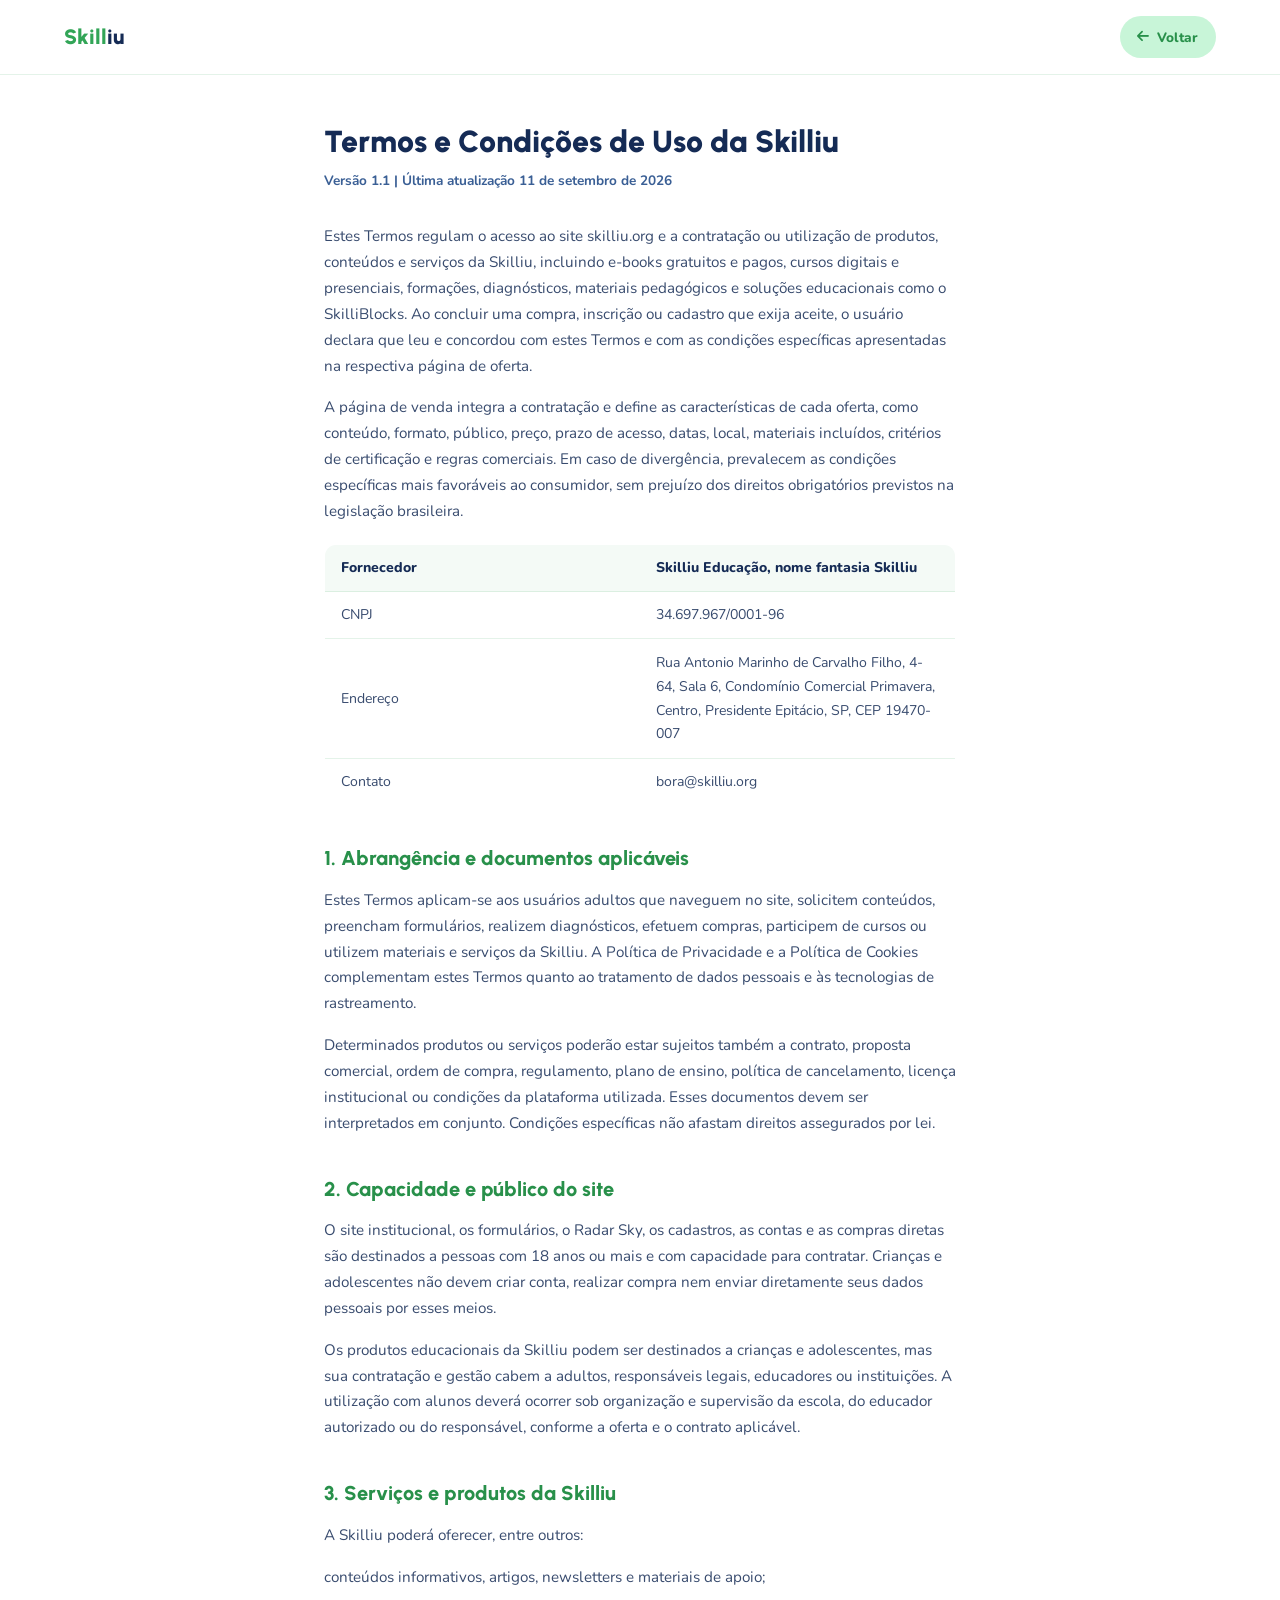
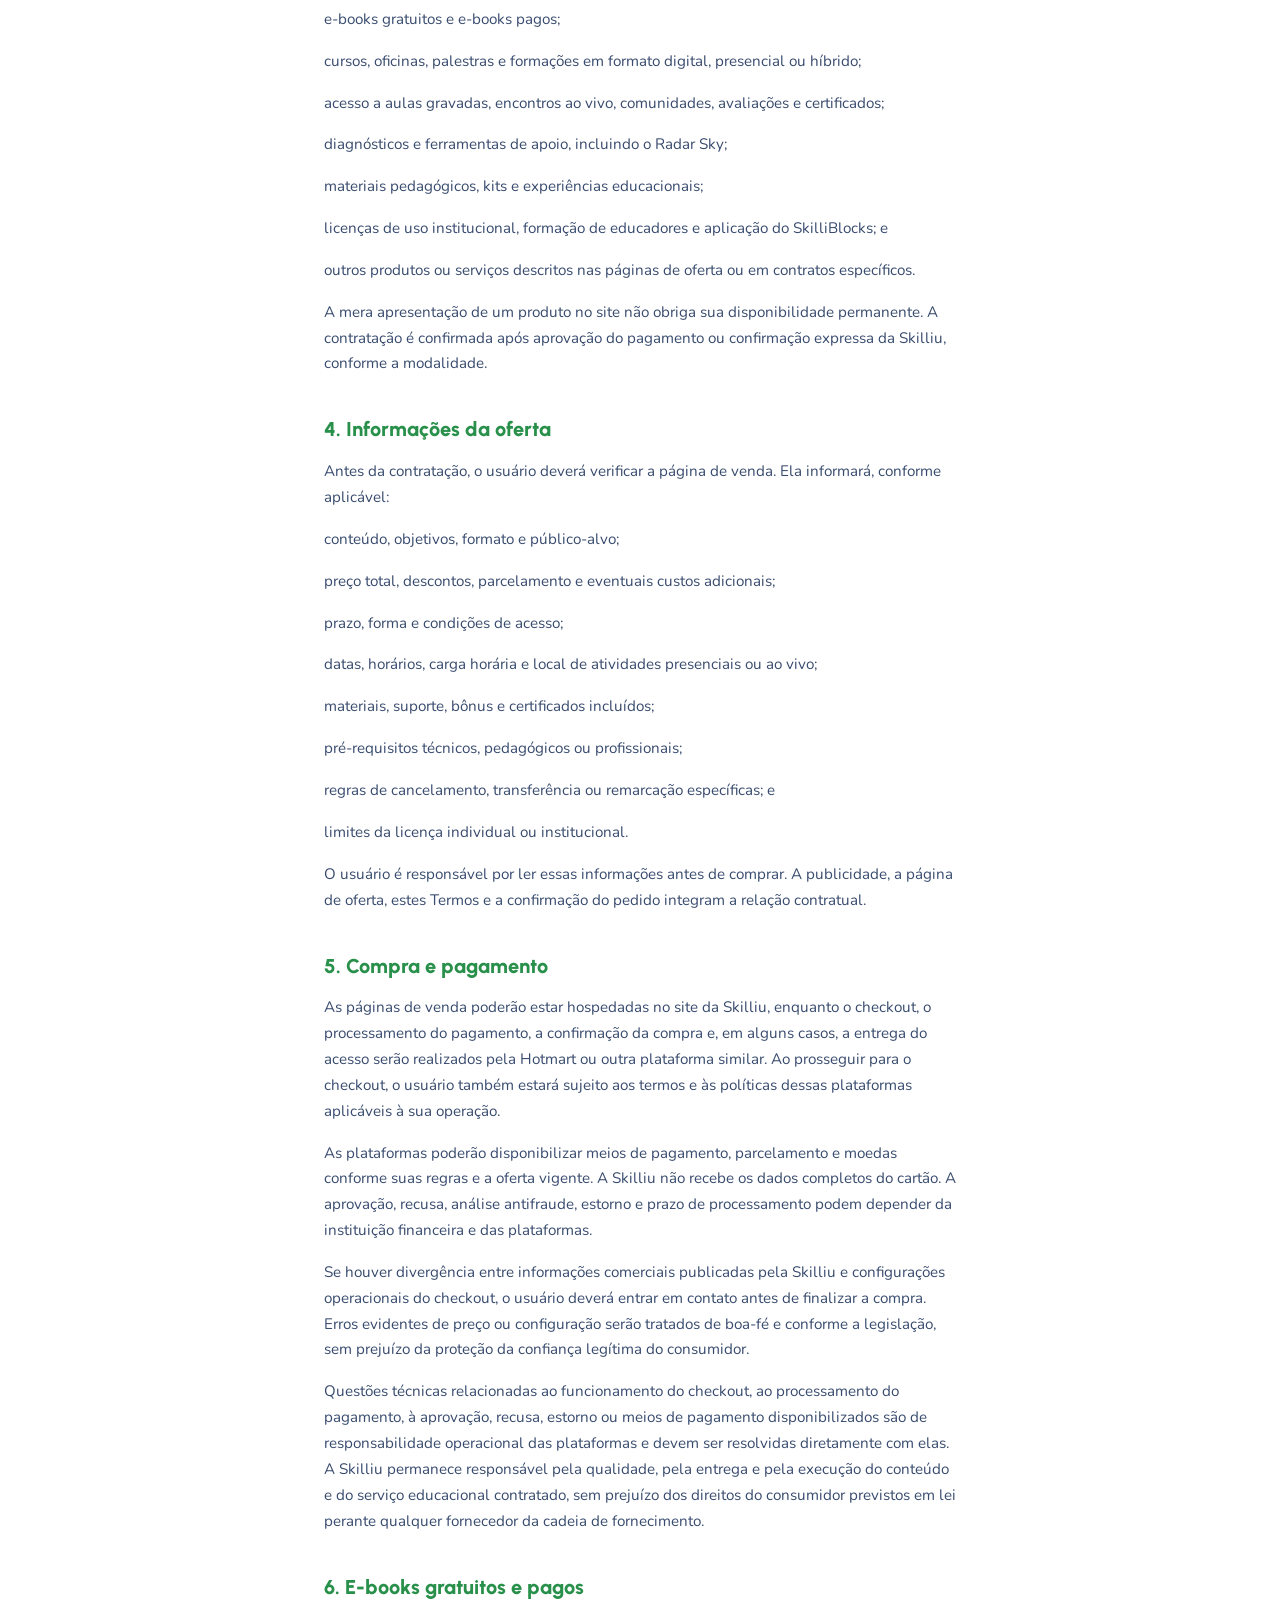
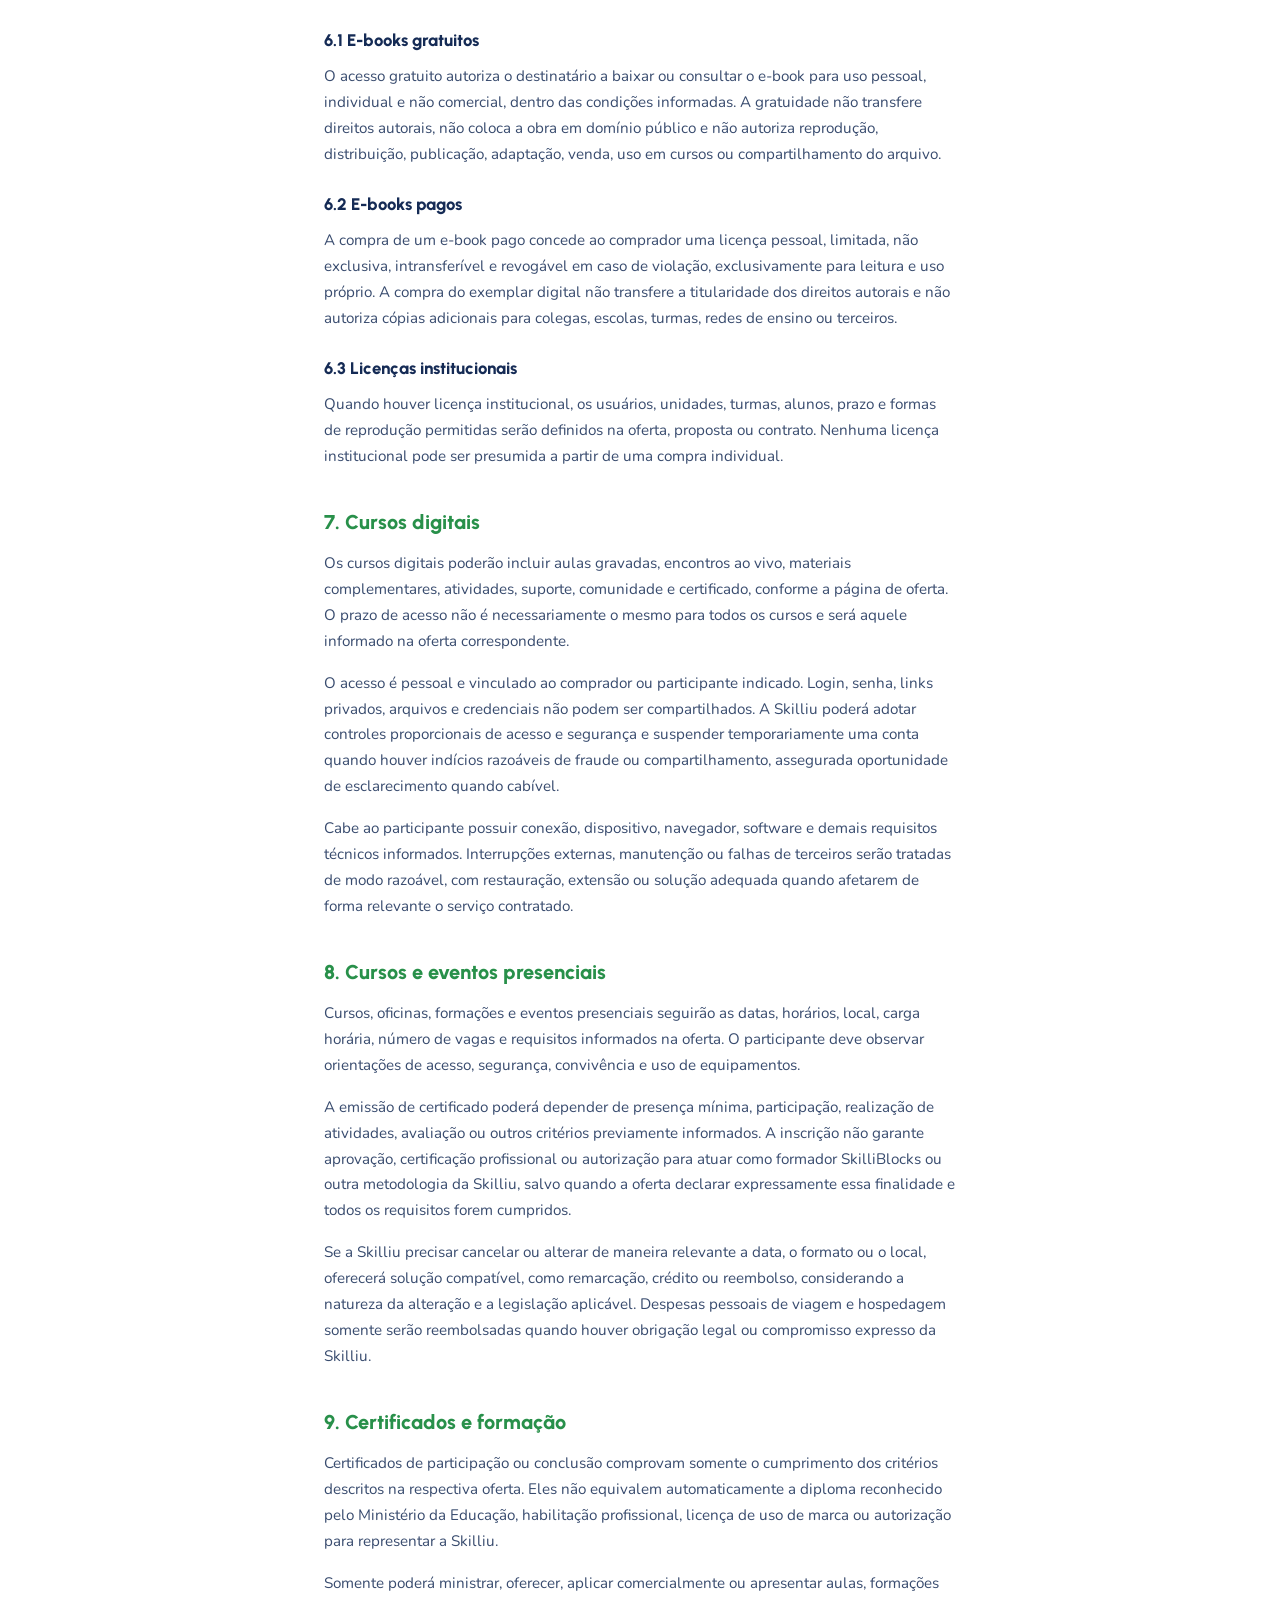
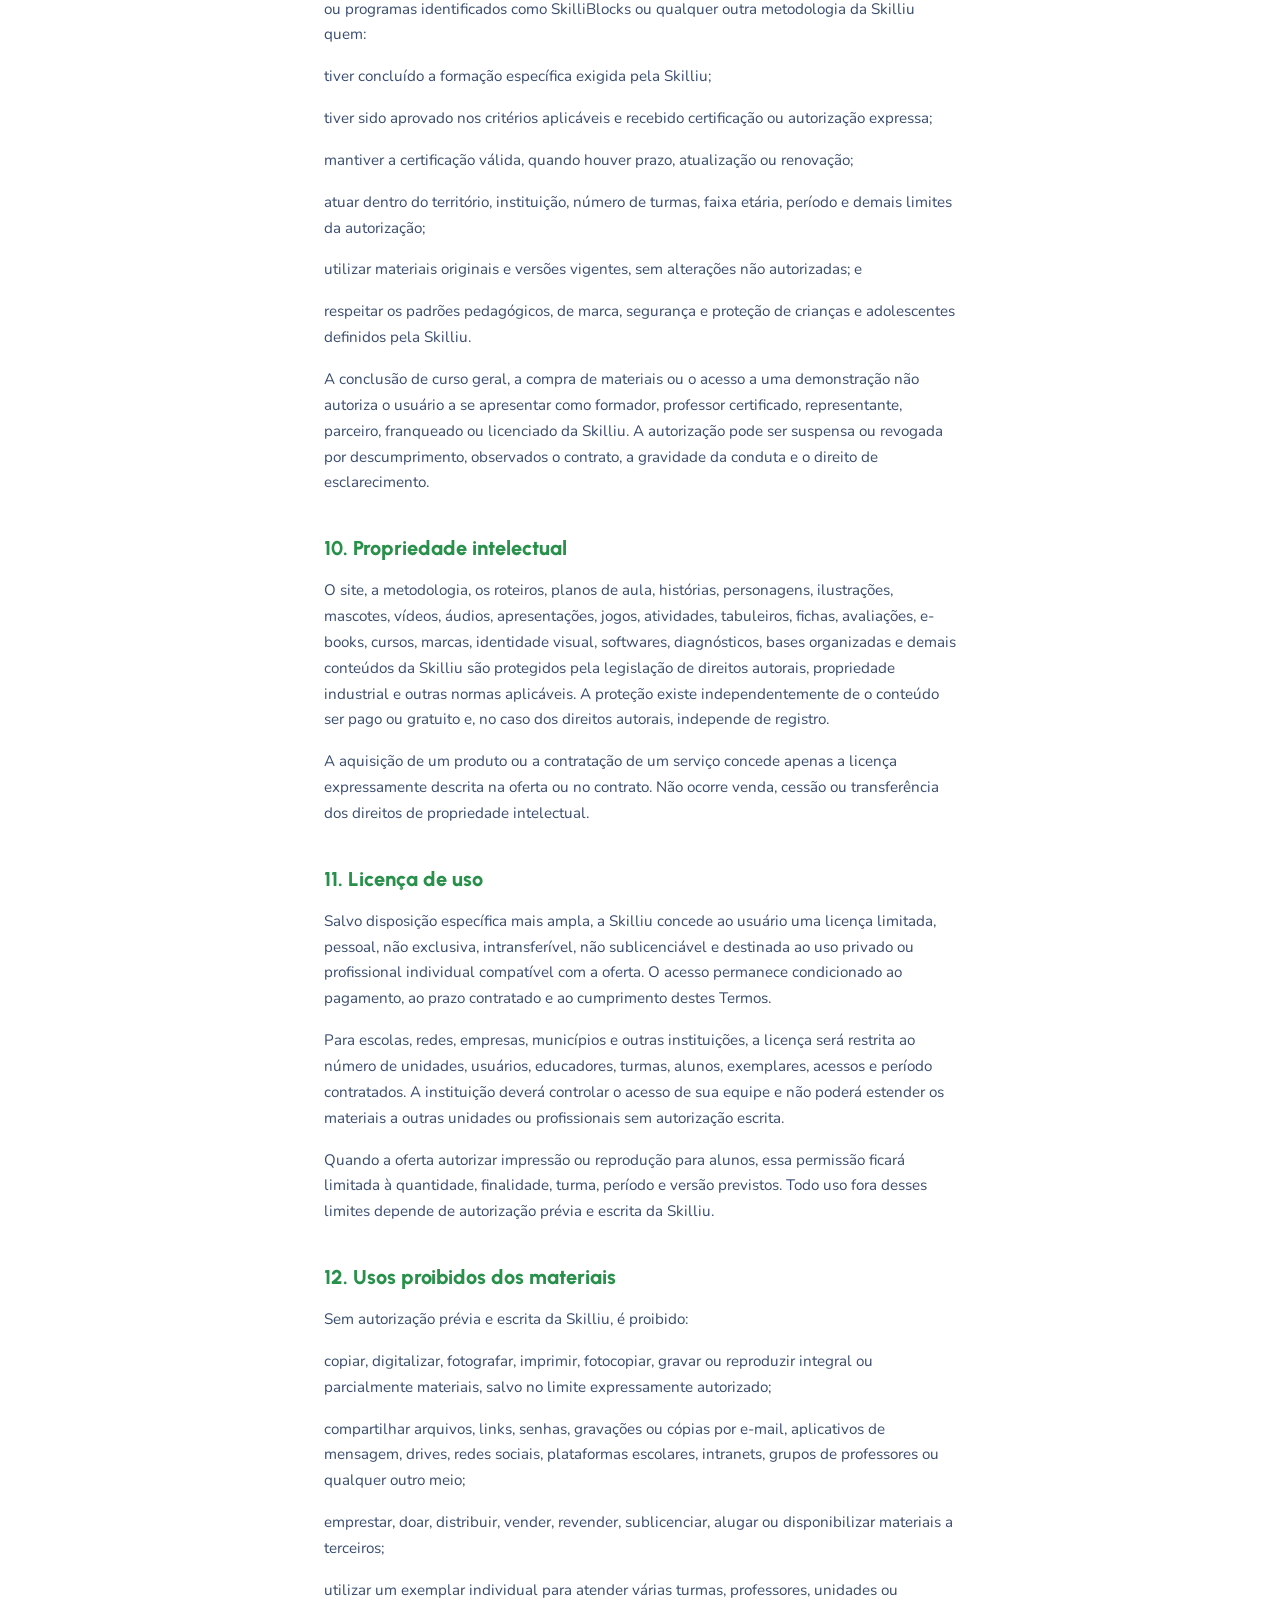
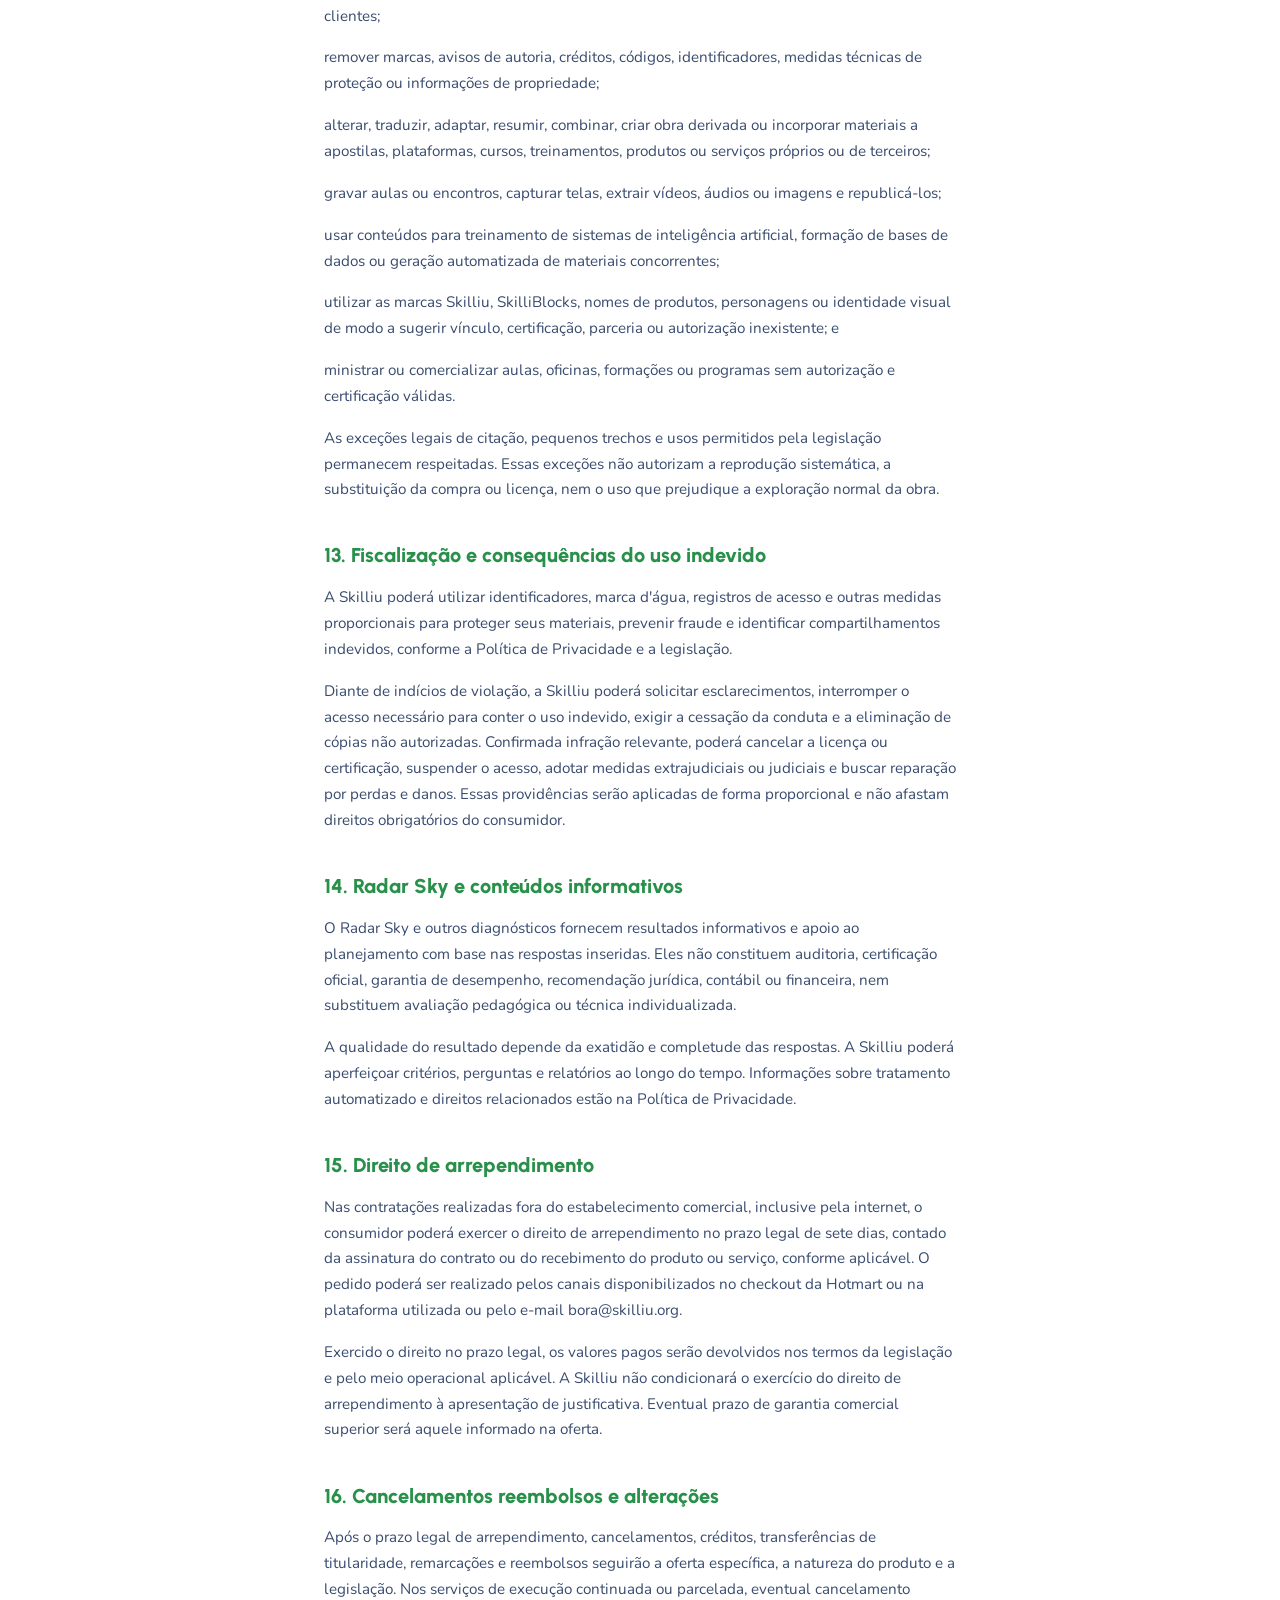
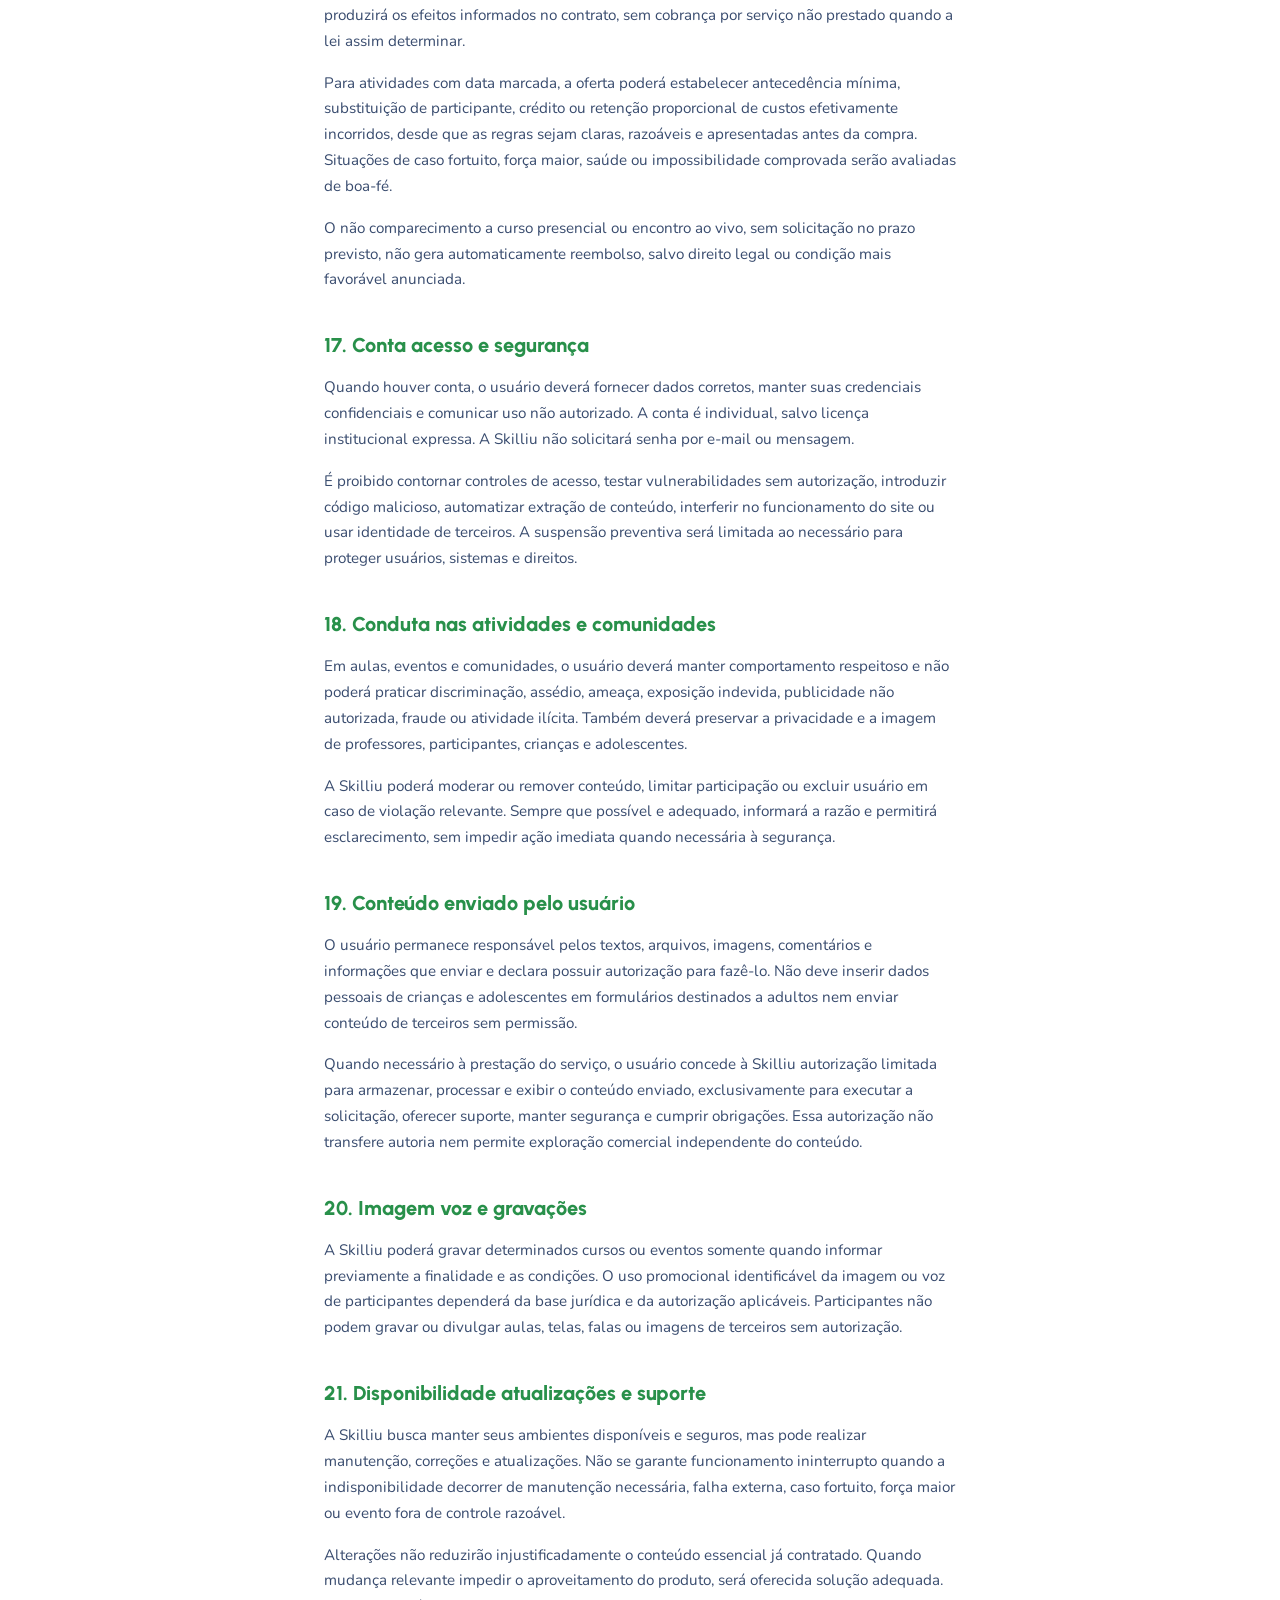
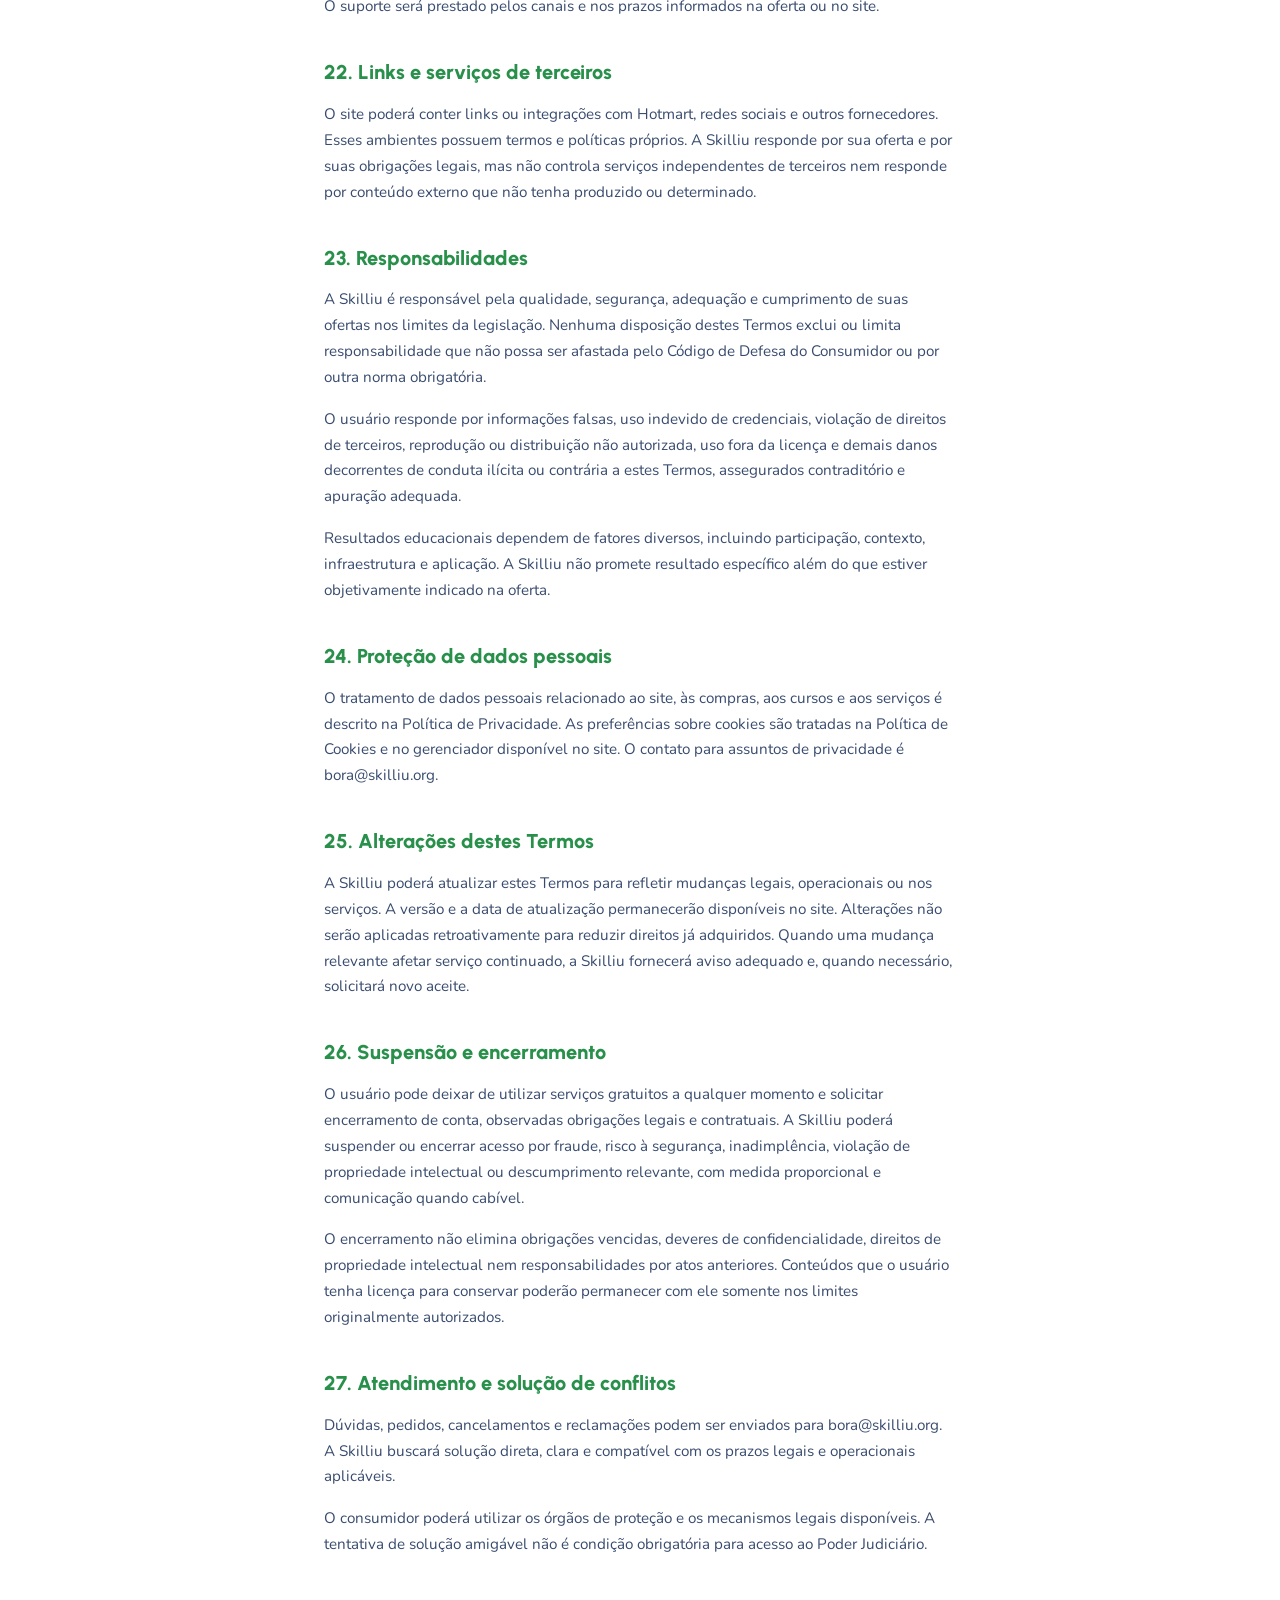
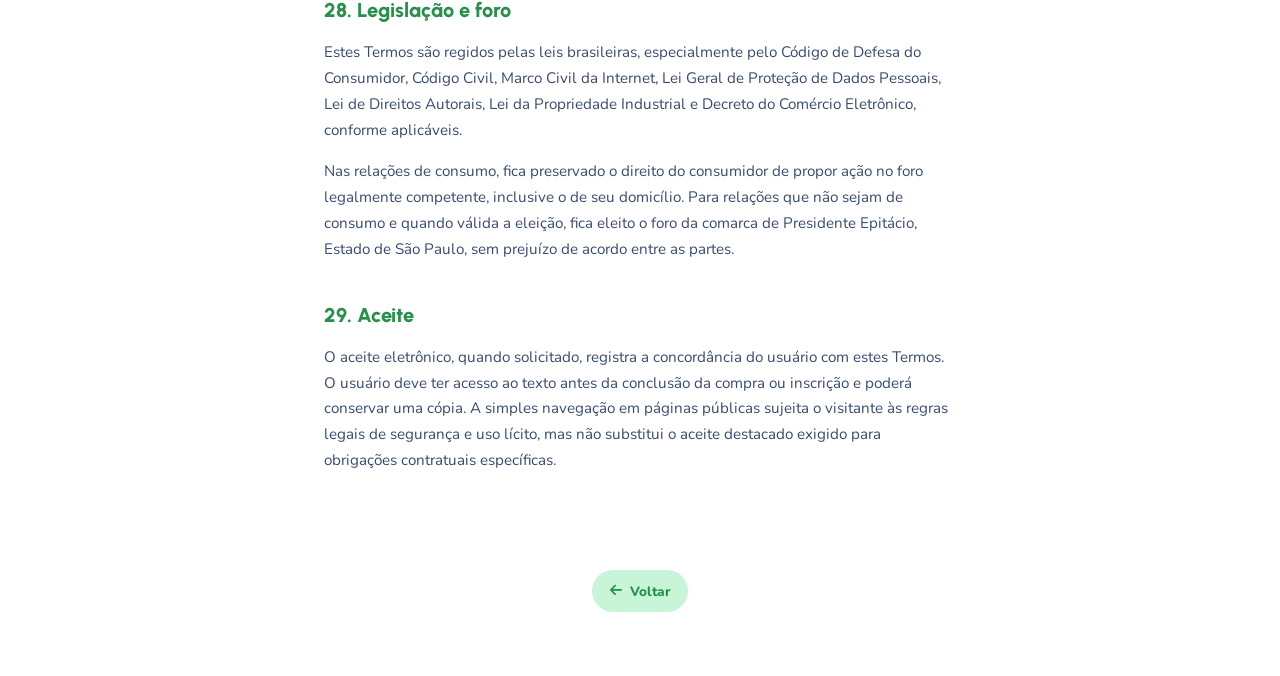
<file: termos-de-uso.html>
<!DOCTYPE html>
<html lang="pt-BR">
<head>
<meta charset="UTF-8">
<meta name="viewport" content="width=device-width, initial-scale=1.0">
<title>Termos e Condições de Uso — Skilliu</title>
<link href="https://fonts.googleapis.com/css2?family=Nunito:wght@400;600;700;800;900&family=Urbanist:wght@400;600;700;800;900&display=swap" rel="stylesheet">
<link rel="stylesheet" href="legal.css">
<link rel="stylesheet" href="https://cdnjs.cloudflare.com/ajax/libs/font-awesome/6.5.0/css/all.min.css">
</head>
<body>
<nav class="legal-topbar">
  <div class="logo-name"><span class="logo-skill">Skill</span><span class="logo-iu">iu</span></div>
  <a href="javascript:history.back()" class="legal-voltar"><i class="fa-solid fa-arrow-left"></i> Voltar</a>
</nav>
<main class="legal-content">
<h1>Termos e Condições de Uso da Skilliu</h1>
<p>Versão 1.1   |   Última atualização 11 de setembro de 2026</p>
<p>Estes Termos regulam o acesso ao site skilliu.org e a contratação ou utilização de produtos, conteúdos e serviços da Skilliu, incluindo e-books gratuitos e pagos, cursos digitais e presenciais, formações, diagnósticos, materiais pedagógicos e soluções educacionais como o SkilliBlocks. Ao concluir uma compra, inscrição ou cadastro que exija aceite, o usuário declara que leu e concordou com estes Termos e com as condições específicas apresentadas na respectiva página de oferta.</p>
<p>A página de venda integra a contratação e define as características de cada oferta, como conteúdo, formato, público, preço, prazo de acesso, datas, local, materiais incluídos, critérios de certificação e regras comerciais. Em caso de divergência, prevalecem as condições específicas mais favoráveis ao consumidor, sem prejuízo dos direitos obrigatórios previstos na legislação brasileira.</p>
<table class="doc-table"><tr><th>Fornecedor</th><th>Skilliu Educação, nome fantasia Skilliu</th></tr><tr><td>CNPJ</td><td>34.697.967/0001-96</td></tr><tr><td>Endereço</td><td>Rua Antonio Marinho de Carvalho Filho, 4-64, Sala 6, Condomínio Comercial Primavera, Centro, Presidente Epitácio, SP, CEP 19470-007</td></tr><tr><td>Contato</td><td>bora@skilliu.org</td></tr></table>
<h2>1. Abrangência e documentos aplicáveis</h2>
<p>Estes Termos aplicam-se aos usuários adultos que naveguem no site, solicitem conteúdos, preencham formulários, realizem diagnósticos, efetuem compras, participem de cursos ou utilizem materiais e serviços da Skilliu. A Política de Privacidade e a Política de Cookies complementam estes Termos quanto ao tratamento de dados pessoais e às tecnologias de rastreamento.</p>
<p>Determinados produtos ou serviços poderão estar sujeitos também a contrato, proposta comercial, ordem de compra, regulamento, plano de ensino, política de cancelamento, licença institucional ou condições da plataforma utilizada. Esses documentos devem ser interpretados em conjunto. Condições específicas não afastam direitos assegurados por lei.</p>
<h2>2. Capacidade e público do site</h2>
<p>O site institucional, os formulários, o Radar Sky, os cadastros, as contas e as compras diretas são destinados a pessoas com 18 anos ou mais e com capacidade para contratar. Crianças e adolescentes não devem criar conta, realizar compra nem enviar diretamente seus dados pessoais por esses meios.</p>
<p>Os produtos educacionais da Skilliu podem ser destinados a crianças e adolescentes, mas sua contratação e gestão cabem a adultos, responsáveis legais, educadores ou instituições. A utilização com alunos deverá ocorrer sob organização e supervisão da escola, do educador autorizado ou do responsável, conforme a oferta e o contrato aplicável.</p>
<h2>3. Serviços e produtos da Skilliu</h2>
<p>A Skilliu poderá oferecer, entre outros:</p>
<p>conteúdos informativos, artigos, newsletters e materiais de apoio;</p>
<p>e-books gratuitos e e-books pagos;</p>
<p>cursos, oficinas, palestras e formações em formato digital, presencial ou híbrido;</p>
<p>acesso a aulas gravadas, encontros ao vivo, comunidades, avaliações e certificados;</p>
<p>diagnósticos e ferramentas de apoio, incluindo o Radar Sky;</p>
<p>materiais pedagógicos, kits e experiências educacionais;</p>
<p>licenças de uso institucional, formação de educadores e aplicação do SkilliBlocks; e</p>
<p>outros produtos ou serviços descritos nas páginas de oferta ou em contratos específicos.</p>
<p>A mera apresentação de um produto no site não obriga sua disponibilidade permanente. A contratação é confirmada após aprovação do pagamento ou confirmação expressa da Skilliu, conforme a modalidade.</p>
<h2>4. Informações da oferta</h2>
<p>Antes da contratação, o usuário deverá verificar a página de venda. Ela informará, conforme aplicável:</p>
<p>conteúdo, objetivos, formato e público-alvo;</p>
<p>preço total, descontos, parcelamento e eventuais custos adicionais;</p>
<p>prazo, forma e condições de acesso;</p>
<p>datas, horários, carga horária e local de atividades presenciais ou ao vivo;</p>
<p>materiais, suporte, bônus e certificados incluídos;</p>
<p>pré-requisitos técnicos, pedagógicos ou profissionais;</p>
<p>regras de cancelamento, transferência ou remarcação específicas; e</p>
<p>limites da licença individual ou institucional.</p>
<p>O usuário é responsável por ler essas informações antes de comprar. A publicidade, a página de oferta, estes Termos e a confirmação do pedido integram a relação contratual.</p>
<h2>5. Compra e pagamento</h2>
<p>As páginas de venda poderão estar hospedadas no site da Skilliu, enquanto o checkout, o processamento do pagamento, a confirmação da compra e, em alguns casos, a entrega do acesso serão realizados pela Hotmart ou outra plataforma similar. Ao prosseguir para o checkout, o usuário também estará sujeito aos termos e às políticas dessas plataformas aplicáveis à sua operação.</p>
<p>As plataformas poderão disponibilizar meios de pagamento, parcelamento e moedas conforme suas regras e a oferta vigente. A Skilliu não recebe os dados completos do cartão. A aprovação, recusa, análise antifraude, estorno e prazo de processamento podem depender da instituição financeira e das plataformas.</p>
<p>Se houver divergência entre informações comerciais publicadas pela Skilliu e configurações operacionais do checkout, o usuário deverá entrar em contato antes de finalizar a compra. Erros evidentes de preço ou configuração serão tratados de boa-fé e conforme a legislação, sem prejuízo da proteção da confiança legítima do consumidor.</p>
<p>Questões técnicas relacionadas ao funcionamento do checkout, ao processamento do pagamento, à aprovação, recusa, estorno ou meios de pagamento disponibilizados são de responsabilidade operacional das plataformas e devem ser resolvidas diretamente com elas. A Skilliu permanece responsável pela qualidade, pela entrega e pela execução do conteúdo e do serviço educacional contratado, sem prejuízo dos direitos do consumidor previstos em lei perante qualquer fornecedor da cadeia de fornecimento.</p>
<h2>6. E-books gratuitos e pagos</h2>
<h3>6.1 E-books gratuitos</h3>
<p>O acesso gratuito autoriza o destinatário a baixar ou consultar o e-book para uso pessoal, individual e não comercial, dentro das condições informadas. A gratuidade não transfere direitos autorais, não coloca a obra em domínio público e não autoriza reprodução, distribuição, publicação, adaptação, venda, uso em cursos ou compartilhamento do arquivo.</p>
<h3>6.2 E-books pagos</h3>
<p>A compra de um e-book pago concede ao comprador uma licença pessoal, limitada, não exclusiva, intransferível e revogável em caso de violação, exclusivamente para leitura e uso próprio. A compra do exemplar digital não transfere a titularidade dos direitos autorais e não autoriza cópias adicionais para colegas, escolas, turmas, redes de ensino ou terceiros.</p>
<h3>6.3 Licenças institucionais</h3>
<p>Quando houver licença institucional, os usuários, unidades, turmas, alunos, prazo e formas de reprodução permitidas serão definidos na oferta, proposta ou contrato. Nenhuma licença institucional pode ser presumida a partir de uma compra individual.</p>
<h2>7. Cursos digitais</h2>
<p>Os cursos digitais poderão incluir aulas gravadas, encontros ao vivo, materiais complementares, atividades, suporte, comunidade e certificado, conforme a página de oferta. O prazo de acesso não é necessariamente o mesmo para todos os cursos e será aquele informado na oferta correspondente.</p>
<p>O acesso é pessoal e vinculado ao comprador ou participante indicado. Login, senha, links privados, arquivos e credenciais não podem ser compartilhados. A Skilliu poderá adotar controles proporcionais de acesso e segurança e suspender temporariamente uma conta quando houver indícios razoáveis de fraude ou compartilhamento, assegurada oportunidade de esclarecimento quando cabível.</p>
<p>Cabe ao participante possuir conexão, dispositivo, navegador, software e demais requisitos técnicos informados. Interrupções externas, manutenção ou falhas de terceiros serão tratadas de modo razoável, com restauração, extensão ou solução adequada quando afetarem de forma relevante o serviço contratado.</p>
<h2>8. Cursos e eventos presenciais</h2>
<p>Cursos, oficinas, formações e eventos presenciais seguirão as datas, horários, local, carga horária, número de vagas e requisitos informados na oferta. O participante deve observar orientações de acesso, segurança, convivência e uso de equipamentos.</p>
<p>A emissão de certificado poderá depender de presença mínima, participação, realização de atividades, avaliação ou outros critérios previamente informados. A inscrição não garante aprovação, certificação profissional ou autorização para atuar como formador SkilliBlocks ou outra metodologia da Skilliu, salvo quando a oferta declarar expressamente essa finalidade e todos os requisitos forem cumpridos.</p>
<p>Se a Skilliu precisar cancelar ou alterar de maneira relevante a data, o formato ou o local, oferecerá solução compatível, como remarcação, crédito ou reembolso, considerando a natureza da alteração e a legislação aplicável. Despesas pessoais de viagem e hospedagem somente serão reembolsadas quando houver obrigação legal ou compromisso expresso da Skilliu.</p>
<h2>9. Certificados e formação</h2>
<p>Certificados de participação ou conclusão comprovam somente o cumprimento dos critérios descritos na respectiva oferta. Eles não equivalem automaticamente a diploma reconhecido pelo Ministério da Educação, habilitação profissional, licença de uso de marca ou autorização para representar a Skilliu.</p>
<p>Somente poderá ministrar, oferecer, aplicar comercialmente ou apresentar aulas, formações ou programas identificados como SkilliBlocks ou qualquer outra metodologia da Skilliu quem:</p>
<p>tiver concluído a formação específica exigida pela Skilliu;</p>
<p>tiver sido aprovado nos critérios aplicáveis e recebido certificação ou autorização expressa;</p>
<p>mantiver a certificação válida, quando houver prazo, atualização ou renovação;</p>
<p>atuar dentro do território, instituição, número de turmas, faixa etária, período e demais limites da autorização;</p>
<p>utilizar materiais originais e versões vigentes, sem alterações não autorizadas; e</p>
<p>respeitar os padrões pedagógicos, de marca, segurança e proteção de crianças e adolescentes definidos pela Skilliu.</p>
<p>A conclusão de curso geral, a compra de materiais ou o acesso a uma demonstração não autoriza o usuário a se apresentar como formador, professor certificado, representante, parceiro, franqueado ou licenciado da Skilliu. A autorização pode ser suspensa ou revogada por descumprimento, observados o contrato, a gravidade da conduta e o direito de esclarecimento.</p>
<h2>10. Propriedade intelectual</h2>
<p>O site, a metodologia, os roteiros, planos de aula, histórias, personagens, ilustrações, mascotes, vídeos, áudios, apresentações, jogos, atividades, tabuleiros, fichas, avaliações, e-books, cursos, marcas, identidade visual, softwares, diagnósticos, bases organizadas e demais conteúdos da Skilliu são protegidos pela legislação de direitos autorais, propriedade industrial e outras normas aplicáveis. A proteção existe independentemente de o conteúdo ser pago ou gratuito e, no caso dos direitos autorais, independe de registro.</p>
<p>A aquisição de um produto ou a contratação de um serviço concede apenas a licença expressamente descrita na oferta ou no contrato. Não ocorre venda, cessão ou transferência dos direitos de propriedade intelectual.</p>
<h2>11. Licença de uso</h2>
<p>Salvo disposição específica mais ampla, a Skilliu concede ao usuário uma licença limitada, pessoal, não exclusiva, intransferível, não sublicenciável e destinada ao uso privado ou profissional individual compatível com a oferta. O acesso permanece condicionado ao pagamento, ao prazo contratado e ao cumprimento destes Termos.</p>
<p>Para escolas, redes, empresas, municípios e outras instituições, a licença será restrita ao número de unidades, usuários, educadores, turmas, alunos, exemplares, acessos e período contratados. A instituição deverá controlar o acesso de sua equipe e não poderá estender os materiais a outras unidades ou profissionais sem autorização escrita.</p>
<p>Quando a oferta autorizar impressão ou reprodução para alunos, essa permissão ficará limitada à quantidade, finalidade, turma, período e versão previstos. Todo uso fora desses limites depende de autorização prévia e escrita da Skilliu.</p>
<h2>12. Usos proibidos dos materiais</h2>
<p>Sem autorização prévia e escrita da Skilliu, é proibido:</p>
<p>copiar, digitalizar, fotografar, imprimir, fotocopiar, gravar ou reproduzir integral ou parcialmente materiais, salvo no limite expressamente autorizado;</p>
<p>compartilhar arquivos, links, senhas, gravações ou cópias por e-mail, aplicativos de mensagem, drives, redes sociais, plataformas escolares, intranets, grupos de professores ou qualquer outro meio;</p>
<p>emprestar, doar, distribuir, vender, revender, sublicenciar, alugar ou disponibilizar materiais a terceiros;</p>
<p>utilizar um exemplar individual para atender várias turmas, professores, unidades ou clientes;</p>
<p>remover marcas, avisos de autoria, créditos, códigos, identificadores, medidas técnicas de proteção ou informações de propriedade;</p>
<p>alterar, traduzir, adaptar, resumir, combinar, criar obra derivada ou incorporar materiais a apostilas, plataformas, cursos, treinamentos, produtos ou serviços próprios ou de terceiros;</p>
<p>gravar aulas ou encontros, capturar telas, extrair vídeos, áudios ou imagens e republicá-los;</p>
<p>usar conteúdos para treinamento de sistemas de inteligência artificial, formação de bases de dados ou geração automatizada de materiais concorrentes;</p>
<p>utilizar as marcas Skilliu, SkilliBlocks, nomes de produtos, personagens ou identidade visual de modo a sugerir vínculo, certificação, parceria ou autorização inexistente; e</p>
<p>ministrar ou comercializar aulas, oficinas, formações ou programas sem autorização e certificação válidas.</p>
<p>As exceções legais de citação, pequenos trechos e usos permitidos pela legislação permanecem respeitadas. Essas exceções não autorizam a reprodução sistemática, a substituição da compra ou licença, nem o uso que prejudique a exploração normal da obra.</p>
<h2>13. Fiscalização e consequências do uso indevido</h2>
<p>A Skilliu poderá utilizar identificadores, marca d&#x27;água, registros de acesso e outras medidas proporcionais para proteger seus materiais, prevenir fraude e identificar compartilhamentos indevidos, conforme a Política de Privacidade e a legislação.</p>
<p>Diante de indícios de violação, a Skilliu poderá solicitar esclarecimentos, interromper o acesso necessário para conter o uso indevido, exigir a cessação da conduta e a eliminação de cópias não autorizadas. Confirmada infração relevante, poderá cancelar a licença ou certificação, suspender o acesso, adotar medidas extrajudiciais ou judiciais e buscar reparação por perdas e danos. Essas providências serão aplicadas de forma proporcional e não afastam direitos obrigatórios do consumidor.</p>
<h2>14. Radar Sky e conteúdos informativos</h2>
<p>O Radar Sky e outros diagnósticos fornecem resultados informativos e apoio ao planejamento com base nas respostas inseridas. Eles não constituem auditoria, certificação oficial, garantia de desempenho, recomendação jurídica, contábil ou financeira, nem substituem avaliação pedagógica ou técnica individualizada.</p>
<p>A qualidade do resultado depende da exatidão e completude das respostas. A Skilliu poderá aperfeiçoar critérios, perguntas e relatórios ao longo do tempo. Informações sobre tratamento automatizado e direitos relacionados estão na Política de Privacidade.</p>
<h2>15. Direito de arrependimento</h2>
<p>Nas contratações realizadas fora do estabelecimento comercial, inclusive pela internet, o consumidor poderá exercer o direito de arrependimento no prazo legal de sete dias, contado da assinatura do contrato ou do recebimento do produto ou serviço, conforme aplicável. O pedido poderá ser realizado pelos canais disponibilizados no checkout da Hotmart ou na plataforma utilizada ou pelo e-mail bora@skilliu.org.</p>
<p>Exercido o direito no prazo legal, os valores pagos serão devolvidos nos termos da legislação e pelo meio operacional aplicável. A Skilliu não condicionará o exercício do direito de arrependimento à apresentação de justificativa. Eventual prazo de garantia comercial superior será aquele informado na oferta.</p>
<h2>16. Cancelamentos reembolsos e alterações</h2>
<p>Após o prazo legal de arrependimento, cancelamentos, créditos, transferências de titularidade, remarcações e reembolsos seguirão a oferta específica, a natureza do produto e a legislação. Nos serviços de execução continuada ou parcelada, eventual cancelamento produzirá os efeitos informados no contrato, sem cobrança por serviço não prestado quando a lei assim determinar.</p>
<p>Para atividades com data marcada, a oferta poderá estabelecer antecedência mínima, substituição de participante, crédito ou retenção proporcional de custos efetivamente incorridos, desde que as regras sejam claras, razoáveis e apresentadas antes da compra. Situações de caso fortuito, força maior, saúde ou impossibilidade comprovada serão avaliadas de boa-fé.</p>
<p>O não comparecimento a curso presencial ou encontro ao vivo, sem solicitação no prazo previsto, não gera automaticamente reembolso, salvo direito legal ou condição mais favorável anunciada.</p>
<h2>17. Conta acesso e segurança</h2>
<p>Quando houver conta, o usuário deverá fornecer dados corretos, manter suas credenciais confidenciais e comunicar uso não autorizado. A conta é individual, salvo licença institucional expressa. A Skilliu não solicitará senha por e-mail ou mensagem.</p>
<p>É proibido contornar controles de acesso, testar vulnerabilidades sem autorização, introduzir código malicioso, automatizar extração de conteúdo, interferir no funcionamento do site ou usar identidade de terceiros. A suspensão preventiva será limitada ao necessário para proteger usuários, sistemas e direitos.</p>
<h2>18. Conduta nas atividades e comunidades</h2>
<p>Em aulas, eventos e comunidades, o usuário deverá manter comportamento respeitoso e não poderá praticar discriminação, assédio, ameaça, exposição indevida, publicidade não autorizada, fraude ou atividade ilícita. Também deverá preservar a privacidade e a imagem de professores, participantes, crianças e adolescentes.</p>
<p>A Skilliu poderá moderar ou remover conteúdo, limitar participação ou excluir usuário em caso de violação relevante. Sempre que possível e adequado, informará a razão e permitirá esclarecimento, sem impedir ação imediata quando necessária à segurança.</p>
<h2>19. Conteúdo enviado pelo usuário</h2>
<p>O usuário permanece responsável pelos textos, arquivos, imagens, comentários e informações que enviar e declara possuir autorização para fazê-lo. Não deve inserir dados pessoais de crianças e adolescentes em formulários destinados a adultos nem enviar conteúdo de terceiros sem permissão.</p>
<p>Quando necessário à prestação do serviço, o usuário concede à Skilliu autorização limitada para armazenar, processar e exibir o conteúdo enviado, exclusivamente para executar a solicitação, oferecer suporte, manter segurança e cumprir obrigações. Essa autorização não transfere autoria nem permite exploração comercial independente do conteúdo.</p>
<h2>20. Imagem voz e gravações</h2>
<p>A Skilliu poderá gravar determinados cursos ou eventos somente quando informar previamente a finalidade e as condições. O uso promocional identificável da imagem ou voz de participantes dependerá da base jurídica e da autorização aplicáveis. Participantes não podem gravar ou divulgar aulas, telas, falas ou imagens de terceiros sem autorização.</p>
<h2>21. Disponibilidade atualizações e suporte</h2>
<p>A Skilliu busca manter seus ambientes disponíveis e seguros, mas pode realizar manutenção, correções e atualizações. Não se garante funcionamento ininterrupto quando a indisponibilidade decorrer de manutenção necessária, falha externa, caso fortuito, força maior ou evento fora de controle razoável.</p>
<p>Alterações não reduzirão injustificadamente o conteúdo essencial já contratado. Quando mudança relevante impedir o aproveitamento do produto, será oferecida solução adequada. O suporte será prestado pelos canais e nos prazos informados na oferta ou no site.</p>
<h2>22. Links e serviços de terceiros</h2>
<p>O site poderá conter links ou integrações com Hotmart, redes sociais e outros fornecedores. Esses ambientes possuem termos e políticas próprios. A Skilliu responde por sua oferta e por suas obrigações legais, mas não controla serviços independentes de terceiros nem responde por conteúdo externo que não tenha produzido ou determinado.</p>
<h2>23. Responsabilidades</h2>
<p>A Skilliu é responsável pela qualidade, segurança, adequação e cumprimento de suas ofertas nos limites da legislação. Nenhuma disposição destes Termos exclui ou limita responsabilidade que não possa ser afastada pelo Código de Defesa do Consumidor ou por outra norma obrigatória.</p>
<p>O usuário responde por informações falsas, uso indevido de credenciais, violação de direitos de terceiros, reprodução ou distribuição não autorizada, uso fora da licença e demais danos decorrentes de conduta ilícita ou contrária a estes Termos, assegurados contraditório e apuração adequada.</p>
<p>Resultados educacionais dependem de fatores diversos, incluindo participação, contexto, infraestrutura e aplicação. A Skilliu não promete resultado específico além do que estiver objetivamente indicado na oferta.</p>
<h2>24. Proteção de dados pessoais</h2>
<p>O tratamento de dados pessoais relacionado ao site, às compras, aos cursos e aos serviços é descrito na Política de Privacidade. As preferências sobre cookies são tratadas na Política de Cookies e no gerenciador disponível no site. O contato para assuntos de privacidade é bora@skilliu.org.</p>
<h2>25. Alterações destes Termos</h2>
<p>A Skilliu poderá atualizar estes Termos para refletir mudanças legais, operacionais ou nos serviços. A versão e a data de atualização permanecerão disponíveis no site. Alterações não serão aplicadas retroativamente para reduzir direitos já adquiridos. Quando uma mudança relevante afetar serviço continuado, a Skilliu fornecerá aviso adequado e, quando necessário, solicitará novo aceite.</p>
<h2>26. Suspensão e encerramento</h2>
<p>O usuário pode deixar de utilizar serviços gratuitos a qualquer momento e solicitar encerramento de conta, observadas obrigações legais e contratuais. A Skilliu poderá suspender ou encerrar acesso por fraude, risco à segurança, inadimplência, violação de propriedade intelectual ou descumprimento relevante, com medida proporcional e comunicação quando cabível.</p>
<p>O encerramento não elimina obrigações vencidas, deveres de confidencialidade, direitos de propriedade intelectual nem responsabilidades por atos anteriores. Conteúdos que o usuário tenha licença para conservar poderão permanecer com ele somente nos limites originalmente autorizados.</p>
<h2>27. Atendimento e solução de conflitos</h2>
<p>Dúvidas, pedidos, cancelamentos e reclamações podem ser enviados para bora@skilliu.org. A Skilliu buscará solução direta, clara e compatível com os prazos legais e operacionais aplicáveis.</p>
<p>O consumidor poderá utilizar os órgãos de proteção e os mecanismos legais disponíveis. A tentativa de solução amigável não é condição obrigatória para acesso ao Poder Judiciário.</p>
<h2>28. Legislação e foro</h2>
<p>Estes Termos são regidos pelas leis brasileiras, especialmente pelo Código de Defesa do Consumidor, Código Civil, Marco Civil da Internet, Lei Geral de Proteção de Dados Pessoais, Lei de Direitos Autorais, Lei da Propriedade Industrial e Decreto do Comércio Eletrônico, conforme aplicáveis.</p>
<p>Nas relações de consumo, fica preservado o direito do consumidor de propor ação no foro legalmente competente, inclusive o de seu domicílio. Para relações que não sejam de consumo e quando válida a eleição, fica eleito o foro da comarca de Presidente Epitácio, Estado de São Paulo, sem prejuízo de acordo entre as partes.</p>
<h2>29. Aceite</h2>
<p>O aceite eletrônico, quando solicitado, registra a concordância do usuário com estes Termos. O usuário deve ter acesso ao texto antes da conclusão da compra ou inscrição e poderá conservar uma cópia. A simples navegação em páginas públicas sujeita o visitante às regras legais de segurança e uso lícito, mas não substitui o aceite destacado exigido para obrigações contratuais específicas.</p>
</main>
<div class="legal-footer-nav">
  <a href="javascript:history.back()" class="legal-voltar"><i class="fa-solid fa-arrow-left"></i> Voltar</a>
</div>
</body>
</html>
</file>
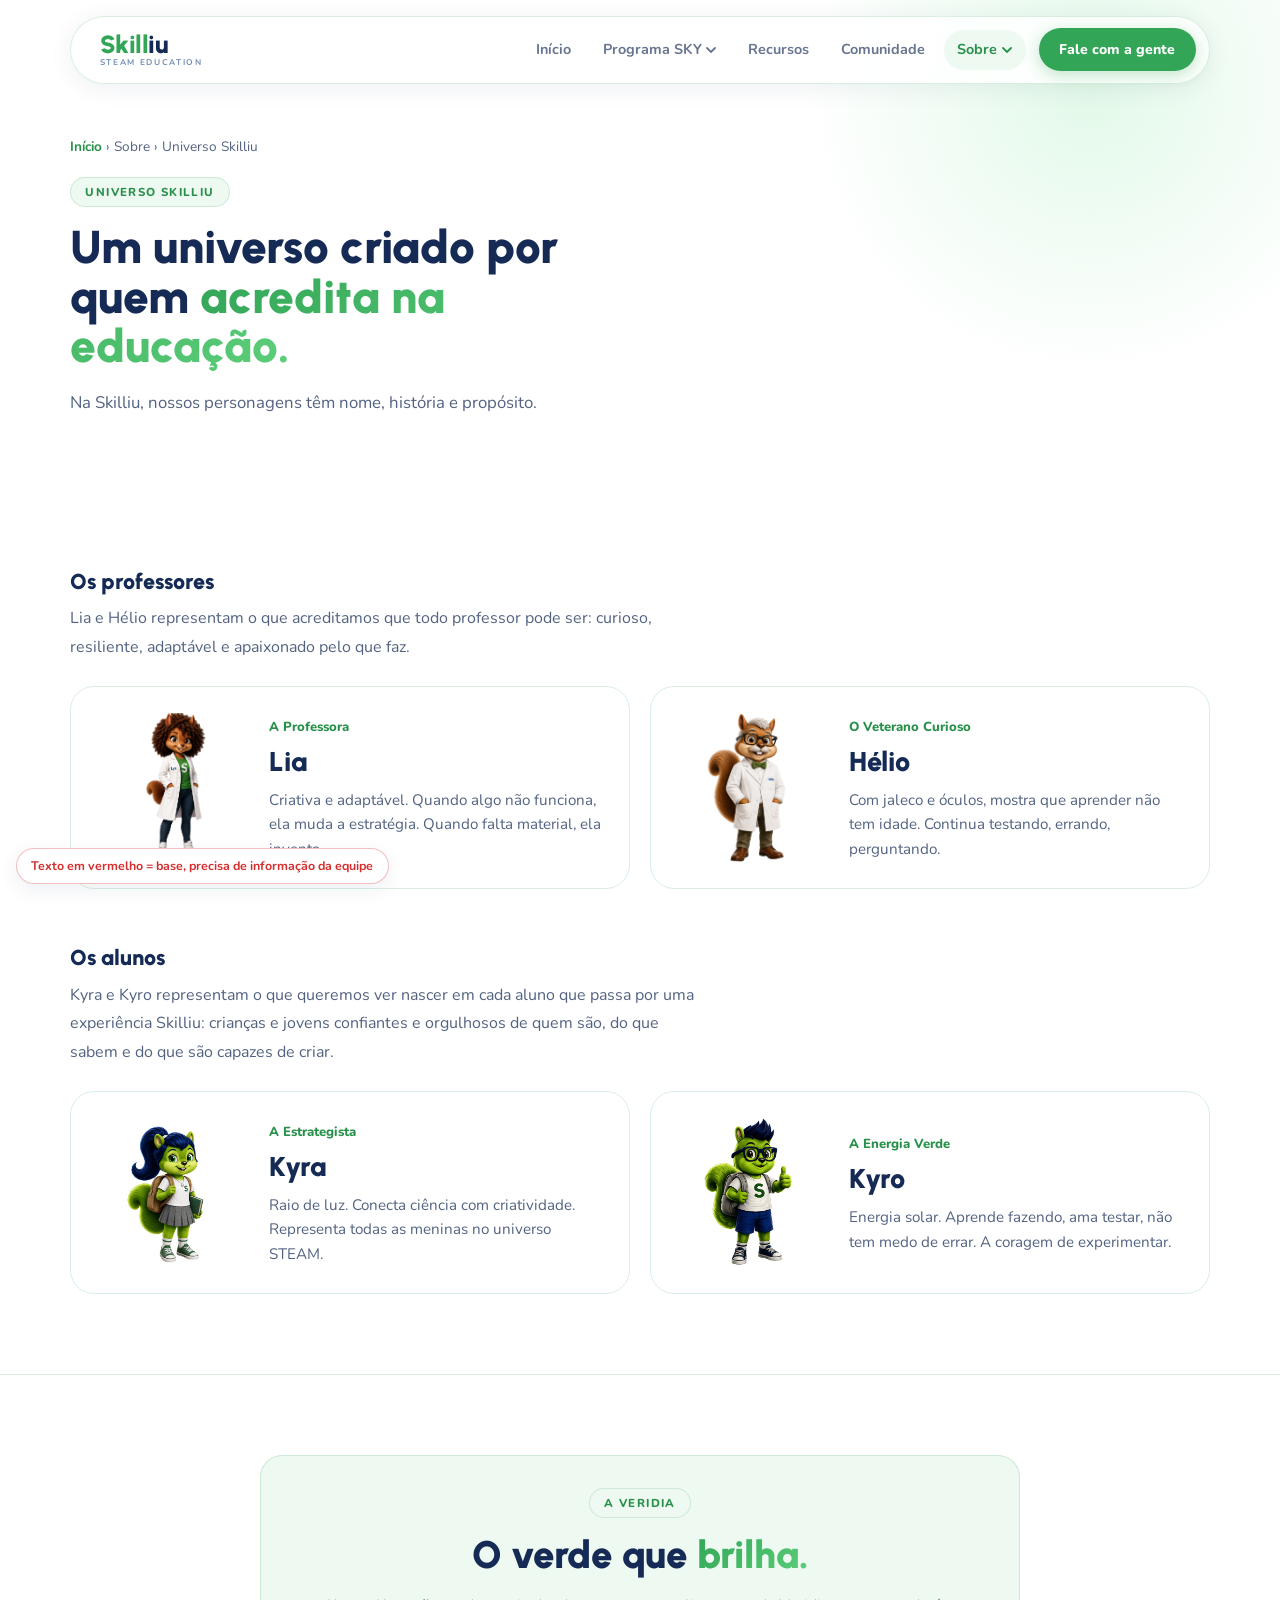
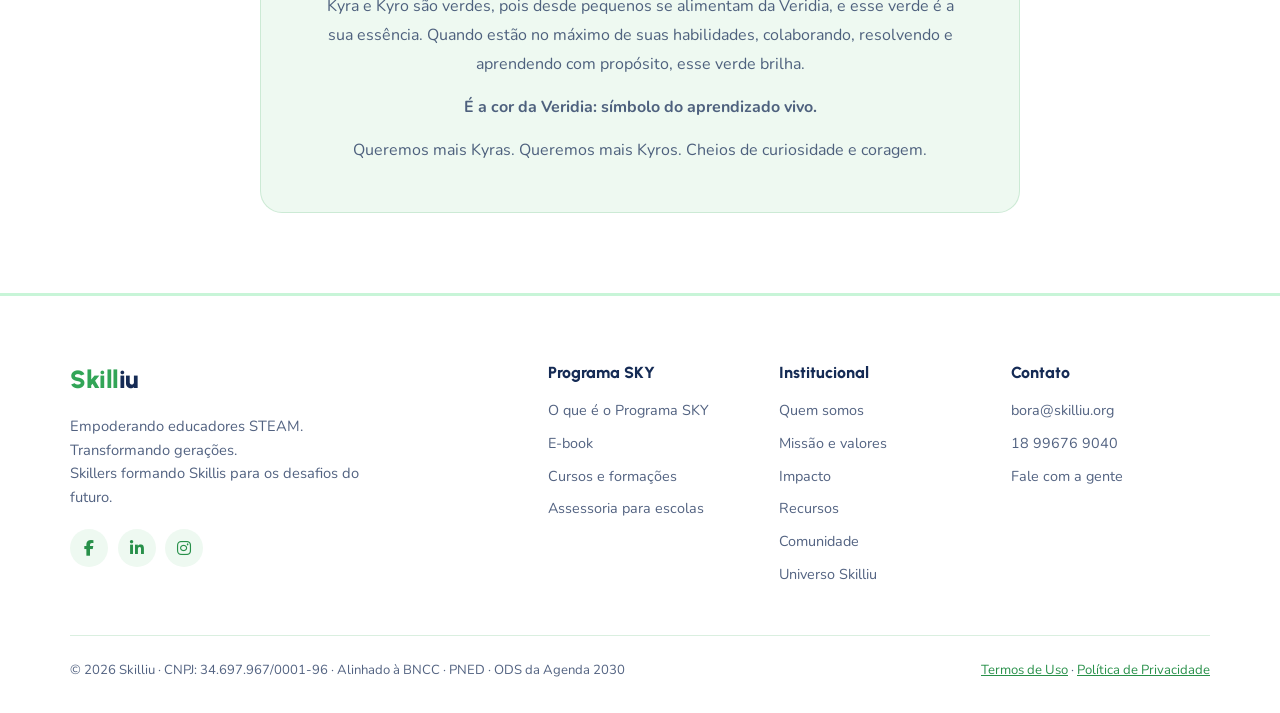
<file: universo.html>
<!DOCTYPE html>
<html lang="pt-BR">
<head>
<meta charset="UTF-8">
<meta name="viewport" content="width=device-width, initial-scale=1.0">
<title>Universo Skilliu | Lia, Hélio, Kyra e Kyro</title>
<meta name="description" content="Conheça os personagens da Skilliu: Lia e Hélio, os professores, e Kyra e Kyro, os alunos.">
<link rel="icon" href="fotos/favicon.png">
<link href="https://fonts.googleapis.com/css2?family=Nunito:wght@400;600;700;800;900&family=Urbanist:wght@400;600;700;800;900&display=swap" rel="stylesheet">
<link rel="stylesheet" href="https://cdnjs.cloudflare.com/ajax/libs/font-awesome/6.5.0/css/all.min.css">
<link rel="stylesheet" href="style.css">
</head>
<body>

<!--
  BARRA SUPERIOR (igual em todas as telas)
  Início · Programa SKY ▾ · Recursos · Comunidade · Sobre ▾ · [Fale com a gente]
  Cada opção dos submenus tem uma linha explicando o que é.
-->
<header class="nav" id="nav">
  <a href="index.html" class="logo" aria-label="Skilliu, página inicial">
    <span class="logo-nome"><span class="logo-skill">Skill</span><span class="logo-iu">iu</span></span>
    <span class="logo-sub">Steam Education</span>
  </a>
  <button class="hamburguer" id="hamburguer" aria-label="Abrir menu" aria-expanded="false" aria-controls="menu">
    <span></span><span></span><span></span>
  </button>
  <nav aria-label="Menu principal">
    <ul class="menu" id="menu">
      <li><a href="index.html" class="menu-link">Início</a></li>

      <!-- Programa SKY: tudo o que a Skilliu oferece -->
      <li>
        <button type="button" class="menu-link" aria-expanded="false" aria-controls="sub-sky">Programa SKY <svg class="seta" viewBox="0 0 10 10" aria-hidden="true"><path d="M1 3l4 4 4-4" fill="none" stroke="currentColor" stroke-width="1.8" stroke-linecap="round"/></svg></button>
        <ul class="submenu" id="sub-sky">
          <li><a href="programa-sky.html">
            <span class="sub-titulo">O que é o Programa SKY</span>
            <span class="sub-desc">E-book, cursos e assessoria para levar o STEAM à sala de aula</span></a></li>
          <li><a href="ebook.html">
            <span class="sub-titulo">E-book <span class="sub-selo sub-selo-verde">Disponível</span></span>
            <span class="sub-desc">Robótica Descomplicada: 3 projetos prontos, sem kits caros</span></a></li>
          <li><a href="programa-sky.html#cursos">
            <span class="sub-titulo">Cursos e formações <span class="sub-selo">Em breve</span></span>
            <span class="sub-desc">Para professores de todas as disciplinas</span></a></li>
          <li><a href="assessoria.html">
            <span class="sub-titulo">Assessoria para escolas</span>
            <span class="sub-desc">Começa por um diagnóstico online gratuito</span></a></li>
        </ul>
      </li>

      <li><a href="recursos.html" class="menu-link">Recursos</a></li>
      <li><a href="comunidade.html" class="menu-link">Comunidade</a></li>

      <!-- Sobre: quem é a Skilliu -->
      <li>
        <button type="button" class="menu-link ativo" aria-expanded="false" aria-controls="sub-sobre">Sobre <svg class="seta" viewBox="0 0 10 10" aria-hidden="true"><path d="M1 3l4 4 4-4" fill="none" stroke="currentColor" stroke-width="1.8" stroke-linecap="round"/></svg></button>
        <ul class="submenu" id="sub-sobre">
          <li><a href="quem-somos.html">
            <span class="sub-titulo">Quem somos</span>
            <span class="sub-desc">Nossa história e por que a Skilliu existe</span></a></li>
          <li><a href="quem-somos.html#missao">
            <span class="sub-titulo">Missão e valores</span>
            <span class="sub-desc">No que acreditamos</span></a></li>
          <li><a href="impacto.html">
            <span class="sub-titulo">Impacto</span>
            <span class="sub-desc">Como a educação vai além da sala de aula</span></a></li>
          <li><a href="universo.html" aria-current="page">
            <span class="sub-titulo">Universo Skilliu</span>
            <span class="sub-desc">Conheça Lia, Hélio, Kyra e Kyro</span></a></li>
        </ul>
      </li>

      <li><button type="button" class="menu-cta" data-formulario="contato">Fale com a gente</button></li>
    </ul>
  </nav>
</header>

<main>

  <section class="pagina-topo">
    <div class="secao-inner">
      <nav class="trilha-nav" aria-label="Você está aqui"><a href="index.html">Início</a> › Sobre › Universo Skilliu</nav>
      <span class="tag">Universo Skilliu</span>
      <h1 class="pagina-titulo">Um universo criado por quem <em>acredita na educação.</em></h1>
      <p class="texto">Na Skilliu, nossos personagens têm nome, história e propósito.</p>
    </div>
  </section>

  <section class="secao">
    <div class="secao-inner">
      <h2 class="subtitulo">Os professores</h2>
      <p class="texto">Lia e Hélio representam o que acreditamos que todo professor pode ser: curioso, resiliente, adaptável e apaixonado pelo que faz.</p>
      <div class="grade grade-2" style="margin:1.5rem 0 3.5rem">
        <article class="personagem">
          <img src="fotos/mascote-lia.png" alt="Ilustração da Lia">
          <div><span class="personagem-papel">A Professora</span><h3>Lia</h3><p>Criativa e adaptável. Quando algo não funciona, ela muda a estratégia. Quando falta material, ela inventa.</p></div>
        </article>
        <article class="personagem">
          <img src="fotos/mascote-helio.png" alt="Ilustração do Hélio">
          <div><span class="personagem-papel">O Veterano Curioso</span><h3>Hélio</h3><p>Com jaleco e óculos, mostra que aprender não tem idade. Continua testando, errando, perguntando.</p></div>
        </article>
      </div>

      <h2 class="subtitulo">Os alunos</h2>
      <p class="texto">Kyra e Kyro representam o que queremos ver nascer em cada aluno que passa por uma experiência Skilliu: crianças e jovens confiantes e orgulhosos de quem são, do que sabem e do que são capazes de criar.</p>
      <div class="grade grade-2" style="margin-top:1.5rem">
        <article class="personagem">
          <img src="fotos/mascote-kyra.png" alt="Ilustração da Kyra">
          <div><span class="personagem-papel">A Estrategista</span><h3>Kyra</h3><p>Raio de luz. Conecta ciência com criatividade. Representa todas as meninas no universo STEAM.</p></div>
        </article>
        <article class="personagem">
          <img src="fotos/mascote-kyro.png" alt="Ilustração do Kyro">
          <div><span class="personagem-papel">A Energia Verde</span><h3>Kyro</h3><p>Energia solar. Aprende fazendo, ama testar, não tem medo de errar. A coragem de experimentar.</p></div>
        </article>
      </div>
    </div>
  </section>

  <!-- A VERIDIA -->
  <section class="secao">
    <div class="secao-inner estreito centro">
      <div class="caixa-verde">
        <span class="tag">A Veridia</span>
        <h2 class="titulo">O verde que <em>brilha.</em></h2>
        <p class="texto">Kyra e Kyro são verdes, pois desde pequenos se alimentam da Veridia, e esse verde é a sua essência. Quando estão no máximo de suas habilidades, colaborando, resolvendo e aprendendo com propósito, esse verde brilha.</p>
        <p class="texto"><strong>É a cor da Veridia: símbolo do aprendizado vivo.</strong></p>
        <p class="texto">Queremos mais Kyras. Queremos mais Kyros. Cheios de curiosidade e coragem.</p>
      </div>
    </div>
  </section>

</main>

<!-- RODAPÉ (igual em todas as telas) -->
<footer class="rodape">
  <div class="rodape-inner">
    <div>
      <span class="logo-nome"><span class="logo-skill">Skill</span><span class="logo-iu">iu</span></span>
      <p class="rodape-desc">Empoderando educadores STEAM. Transformando gerações.<br>Skillers formando Skillis para os desafios do futuro.</p>
      <div class="redes">
        <a href="https://www.facebook.com/steameducationbr/" target="_blank" rel="noopener" aria-label="Facebook"><i class="fa-brands fa-facebook-f"></i></a>
        <a href="https://www.linkedin.com/company/skilliu/" target="_blank" rel="noopener" aria-label="LinkedIn"><i class="fa-brands fa-linkedin-in"></i></a>
        <a href="https://www.instagram.com/skilliu.steameducation" target="_blank" rel="noopener" aria-label="Instagram"><i class="fa-brands fa-instagram"></i></a>
      </div>
    </div>
    <div class="rodape-colunas">
      <div>
        <h4>Programa SKY</h4>
        <ul>
          <li><a href="programa-sky.html">O que é o Programa SKY</a></li>
          <li><a href="ebook.html">E-book</a></li>
          <li><a href="programa-sky.html#cursos">Cursos e formações</a></li>
          <li><a href="assessoria.html">Assessoria para escolas</a></li>
        </ul>
      </div>
      <div>
        <h4>Institucional</h4>
        <ul>
          <li><a href="quem-somos.html">Quem somos</a></li>
          <li><a href="quem-somos.html#missao">Missão e valores</a></li>
          <li><a href="impacto.html">Impacto</a></li>
          <li><a href="recursos.html">Recursos</a></li>
          <li><a href="comunidade.html">Comunidade</a></li>
          <li><a href="universo.html">Universo Skilliu</a></li>
        </ul>
      </div>
      <div>
        <h4>Contato</h4>
        <ul>
          <li><a href="mailto:bora@skilliu.org">bora@skilliu.org</a></li>
          <li><a href="https://wa.me/5518996769040" target="_blank" rel="noopener">18 99676 9040</a></li>
          <li><a href="#" data-formulario="contato">Fale com a gente</a></li>
        </ul>
      </div>
    </div>
  </div>
  <div class="rodape-base">
    <p>© <span class="ano">2026</span> Skilliu · CNPJ: 34.697.967/0001-96 · Alinhado à BNCC · PNED · ODS da Agenda 2030</p>
    <p><a href="termos-de-uso.html">Termos de Uso</a> · <a href="politica-de-privacidade.html">Política de Privacidade</a></p>
  </div>
</footer>

<!-- Modal único: o conteúdo muda conforme o botão clicado (ver script.js) -->
<dialog class="modal" id="modalForm"></dialog>

<!-- Legenda do protótipo -->
<p class="legenda-base">Texto em vermelho = base, precisa de informação da equipe</p>

<script src="script.js"></script>
</body>
</html>
</file>
<file: style.css>
/* =========================================================
   SKILLIU — PROTÓTIPO DE NAVEGAÇÃO
   Mesma identidade do site (fontes, verde e azul da marca),
   com fundos brancos e detalhes em tons de verde.
   ========================================================= */

:root {
  --g1: #32a557;   /* verde principal */
  --g2: #28904a;   /* verde escuro (textos verdes) */
  --g3: #8de6a7;   /* verde claro */
  --g4: #c8f5d8;   /* verde bem claro */
  --g5: #eef9f1;   /* verde quase branco (fundos de cartões) */
  --b1: #152b55;   /* azul marinho (títulos) */
  --b3: #3a5f95;
  --texto: rgba(21, 43, 85, .74);
  --borda: rgba(50, 165, 87, .18);
  --sombra: rgba(21, 43, 85, .07);
  --vermelho: #d32f2f;  /* textos BASE, que precisam de informação da equipe */
  --largura: 1140px;
}

* { margin: 0; padding: 0; box-sizing: border-box; }
html { scroll-behavior: smooth; scroll-padding-top: 110px; }
body { font-family: 'Nunito', sans-serif; background: #fff; color: var(--b1); line-height: 1.6; overflow-x: hidden; }
img { max-width: 100%; display: block; }
a { color: inherit; }
:focus-visible { outline: 3px solid var(--g1); outline-offset: 3px; border-radius: 6px; }

/* ---------- TEXTO BASE (vermelho) ----------
   Tudo o que foi acrescentado e ainda precisa ser
   confirmado pela equipe aparece em vermelho, com a etiqueta "base". */
.base { color: var(--vermelho) !important; -webkit-text-fill-color: var(--vermelho); }
.base::before {
  content: 'base'; display: inline-block; margin-right: .35rem; vertical-align: .12em;
  font-size: .62rem; font-weight: 800; letter-spacing: .08em; text-transform: uppercase; font-style: normal;
  color: #fff; -webkit-text-fill-color: #fff; background: var(--vermelho); padding: .05rem .4rem; border-radius: 4px;
}
.legenda-base {
  position: fixed; left: 16px; bottom: 16px; z-index: 250;
  font-size: .78rem; font-weight: 700; color: var(--vermelho);
  background: #fff; border: 1px solid rgba(211, 47, 47, .3); border-radius: 100px;
  padding: .45rem .9rem; box-shadow: 0 6px 20px var(--sombra);
}

/* =========================================================
   BARRA SUPERIOR
   ========================================================= */
.nav {
  position: fixed; top: 16px; left: 50%; transform: translateX(-50%); z-index: 300;
  width: min(var(--largura), 94vw);
  display: flex; align-items: center; justify-content: space-between; gap: 1rem;
  padding: .7rem .8rem .7rem 1.8rem;
  background: rgba(255, 255, 255, .85); backdrop-filter: blur(24px);
  border: 1px solid var(--borda); border-radius: 100px;
  box-shadow: 0 4px 24px var(--sombra); transition: box-shadow .3s, background .3s;
}
.nav.rolou { background: rgba(255, 255, 255, .98); box-shadow: 0 8px 40px rgba(21, 43, 85, .1); }

.logo { text-decoration: none; display: flex; flex-direction: column; line-height: 1; }
.logo-nome { font-family: 'Urbanist', sans-serif; font-size: 1.55rem; font-weight: 900; letter-spacing: -.5px; }
.logo-skill { color: var(--g1); }
.logo-iu { color: var(--b1); }
.logo-sub { font-size: .52rem; font-weight: 700; letter-spacing: .2em; text-transform: uppercase; color: var(--b3); opacity: .7; margin-top: .1rem; }

.menu { display: flex; align-items: center; gap: .3rem; list-style: none; }
.menu > li { position: relative; }
.menu-link {
  display: inline-flex; align-items: center; gap: .3rem;
  font: inherit; font-weight: 700; font-size: .9rem; color: rgba(21, 43, 85, .65);
  background: none; border: 0; cursor: pointer; text-decoration: none;
  padding: .55rem .85rem; border-radius: 100px; transition: color .2s, background .2s;
}
.menu-link:hover, .menu-link[aria-expanded="true"] { color: var(--b1); background: var(--g5); }
.menu-link.ativo { color: var(--g2); background: var(--g5); }
.seta { width: 10px; height: 10px; flex-shrink: 0; overflow: visible; transform-origin: 50% 50%; transition: transform .2s; }
.menu-link[aria-expanded="true"] .seta { transform: rotate(180deg); }

.menu-cta {
  margin-left: .5rem; background: var(--g1); color: #fff; border: 0; cursor: pointer;
  font: inherit; font-weight: 800; font-size: .88rem; padding: .65rem 1.3rem; border-radius: 100px;
  box-shadow: 0 4px 16px rgba(50, 165, 87, .3); transition: background .2s;
}
.menu-cta:hover { background: var(--g2); }

/* Submenu: cada opção tem nome + uma linha explicando o que é */
.submenu {
  position: absolute; top: calc(100% + 14px); left: 50%; transform: translateX(-50%);
  width: 320px; list-style: none; padding: .6rem; display: none;
  background: #fff; border: 1px solid var(--borda); border-radius: 20px;
  box-shadow: 0 20px 50px rgba(21, 43, 85, .14);
}
.submenu.aberto { display: block; }
.submenu a { display: block; text-decoration: none; padding: .75rem .9rem; border-radius: 14px; transition: background .2s; }
.submenu a:hover, .submenu a:focus-visible, .submenu a[aria-current="page"] { background: var(--g5); }
.sub-titulo { display: flex; align-items: center; gap: .5rem; font-weight: 800; font-size: .95rem; color: var(--b1); }
.sub-desc { display: block; font-size: .83rem; color: var(--texto); line-height: 1.4; margin-top: .15rem; }
.sub-selo { font-size: .66rem; font-weight: 800; padding: .1rem .5rem; border-radius: 100px; background: #eceff2; color: #6b7684; }
.sub-selo-verde { background: var(--g4); color: var(--g2); }

.hamburguer { display: none; flex-direction: column; gap: 5px; background: none; border: 0; cursor: pointer; padding: .6rem; }
.hamburguer span { display: block; width: 22px; height: 2px; background: var(--b1); border-radius: 2px; }

/* =========================================================
   ELEMENTOS COMUNS
   ========================================================= */
.secao { padding: 5rem 5vw; }
.secao + .secao { border-top: 1px solid var(--borda); }
.secao-inner { max-width: var(--largura); margin: 0 auto; }
.estreito { max-width: 760px; }

.tag {
  display: inline-flex; align-items: center; gap: .45rem;
  font-size: .72rem; font-weight: 800; letter-spacing: .12em; text-transform: uppercase;
  color: var(--g2); background: var(--g5); border: 1px solid var(--borda);
  padding: .3rem .9rem; border-radius: 100px; margin-bottom: 1rem;
}
.titulo { font-family: 'Urbanist', sans-serif; font-weight: 900; line-height: 1.1; font-size: clamp(1.7rem, 3vw, 2.5rem); margin-bottom: 1rem; }
.titulo em, .hero-titulo em, .pagina-titulo em {
  font-style: normal; background: linear-gradient(135deg, var(--g1), #5dcf7a);
  -webkit-background-clip: text; background-clip: text; -webkit-text-fill-color: transparent;
}
.subtitulo { font-family: 'Urbanist', sans-serif; font-weight: 900; font-size: 1.35rem; line-height: 1.2; margin-bottom: .6rem; }
.texto { color: var(--texto); line-height: 1.8; margin-bottom: .9rem; max-width: 64ch; }
.destaque-linha { font-size: 1.1rem; font-weight: 700; border-left: 3px solid var(--g1); padding-left: .9rem; margin-bottom: 1rem; }
.citacao { border-left: 3px solid var(--g1); padding: .3rem 0 .3rem 1rem; margin: 1.4rem 0; font-style: italic; }
.citacao cite { display: block; font-style: normal; font-size: .85rem; font-weight: 800; color: var(--g2); margin-top: .3rem; }

.btn {
  display: inline-flex; align-items: center; justify-content: center; gap: .5rem;
  padding: .9rem 1.7rem; border-radius: 100px; border: 2px solid transparent;
  font: inherit; font-weight: 800; font-size: .95rem; text-decoration: none; cursor: pointer;
  transition: transform .2s, background .2s, border-color .2s;
}
.btn-verde { background: var(--g1); color: #fff; box-shadow: 0 6px 24px rgba(50, 165, 87, .28); }
.btn-verde:hover { background: var(--g2); transform: translateY(-2px); }
.btn-contorno { color: var(--g2); background: #fff; border-color: var(--g3); }
.btn-contorno:hover { border-color: var(--g1); background: var(--g5); }
/* Botão inativo: cinza, sem clique, com o motivo escrito */
.btn-off, .btn-off:hover { background: #eceff2; color: #7d8794; border-color: transparent; box-shadow: none; transform: none; cursor: not-allowed; }
.botoes { display: flex; flex-wrap: wrap; gap: .8rem; margin-top: 1.5rem; }
.nota { font-size: .84rem; color: var(--texto); margin-top: .7rem; display: flex; gap: .45rem; align-items: flex-start; }
.nota i { color: var(--g1); margin-top: .2rem; }

.selo { display: inline-block; font-size: .72rem; font-weight: 800; padding: .25rem .75rem; border-radius: 100px; background: var(--g4); color: var(--g2); }
.selo-off { background: #eceff2; color: #6b7684; }

/* Caixa verde clarinha de aviso ("em breve", "em construção") */
.aviso {
  display: flex; gap: .8rem; align-items: flex-start; margin: 1.2rem 0;
  padding: 1rem 1.2rem; background: var(--g5); border: 1px solid var(--borda); border-radius: 16px; font-size: .95rem;
}
.aviso i { color: var(--g1); font-size: 1.1rem; margin-top: .2rem; }
.aviso strong { color: var(--g2); }

/* Etiquetas pequenas (temas, fatos, valores) */
.chips { display: flex; flex-wrap: wrap; gap: .45rem; list-style: none; margin: .6rem 0 1rem; }
.chips li { font-size: .85rem; font-weight: 700; color: var(--g2); background: var(--g5); border: 1px solid var(--borda); border-radius: 100px; padding: .35rem .85rem; }

/* Duas colunas: texto + imagem */
.dividido { display: grid; grid-template-columns: 1fr 1fr; gap: 4rem; align-items: center; }
.dividido-invertido > :first-child { order: 2; }
.foto { width: 100%; height: 400px; object-fit: cover; border-radius: 24px; background: var(--g5); box-shadow: 0 20px 60px var(--sombra); }

/* Cartões */
.grade { display: grid; gap: 1.2rem; }
.grade-2 { grid-template-columns: repeat(2, 1fr); }
.grade-3 { grid-template-columns: repeat(3, 1fr); }
.grade-4 { grid-template-columns: repeat(4, 1fr); }
.cartao {
  background: #fff; border: 1px solid var(--borda); border-radius: 22px; padding: 1.8rem;
  display: flex; flex-direction: column; gap: .5rem; transition: box-shadow .2s, transform .2s;
}
a.cartao { text-decoration: none; }
a.cartao:hover { box-shadow: 0 16px 40px var(--sombra); transform: translateY(-3px); }
.cartao-icone { width: 46px; height: 46px; border-radius: 14px; display: grid; place-items: center; background: var(--g5); color: var(--g1); font-size: 1.2rem; margin-bottom: .4rem; }
.cartao h3 { font-family: 'Urbanist', sans-serif; font-size: 1.25rem; font-weight: 900; line-height: 1.2; }
.cartao p { font-size: .95rem; color: var(--texto); flex: 1; }
.cartao-link { font-weight: 800; font-size: .9rem; color: var(--g2); margin-top: .4rem; }
.cartao-img { width: 100%; height: 180px; object-fit: cover; border-radius: 14px; background: var(--g5); margin-bottom: .6rem; }

/* Caminho "Você está aqui" no topo das telas internas */
.trilha-nav { font-size: .85rem; color: var(--texto); margin-bottom: 1.2rem; }
.trilha-nav a { color: var(--g2); font-weight: 700; text-decoration: none; }
.trilha-nav a:hover { text-decoration: underline; }

/* =========================================================
   HERO DA HOME E TOPO DAS TELAS INTERNAS
   ========================================================= */
.hero { min-height: 92vh; display: flex; align-items: center; padding: 8rem 5vw 4rem; position: relative; overflow: hidden; }
.hero::before, .pagina-topo::before {
  content: ''; position: absolute; top: -220px; right: -120px; width: 620px; height: 620px; border-radius: 50%;
  background: radial-gradient(circle, rgba(141, 230, 167, .25), transparent 65%); pointer-events: none;
}
.hero-inner { max-width: var(--largura); margin: 0 auto; width: 100%; display: grid; grid-template-columns: 1.05fr 1fr; gap: 4rem; align-items: center; position: relative; }
.hero-titulo { font-family: 'Urbanist', sans-serif; font-size: clamp(2.1rem, 3.6vw, 3.5rem); font-weight: 900; line-height: 1.08; margin-bottom: 1.2rem; }
.hero-foto { width: 100%; height: 460px; object-fit: cover; object-position: center 20%; border-radius: 24px; box-shadow: 0 24px 80px rgba(21, 43, 85, .14); background: var(--g5); }

.pagina-topo { padding: 8.5rem 5vw 3.5rem; position: relative; overflow: hidden; }
.pagina-topo .secao-inner { position: relative; }
.pagina-titulo { font-family: 'Urbanist', sans-serif; font-size: clamp(2rem, 3.6vw, 3.1rem); font-weight: 900; line-height: 1.08; margin-bottom: 1rem; max-width: 20ch; }
.pagina-topo .texto { font-size: 1.05rem; }

/* =========================================================
   PROGRAMA SKY: as trilhas
   ========================================================= */
.trilha { display: grid; grid-template-columns: 1fr 1fr; gap: 3.5rem; align-items: center; }
.trilha + .trilha { margin-top: 4.5rem; }
.trilha-invertida > :first-child { order: 2; }
.trilha-foto { position: relative; }
.trilha-foto img { width: 100%; height: 340px; object-fit: cover; border-radius: 22px; background: var(--g5); }
.trilha-num { position: absolute; top: 1rem; left: 1rem; background: var(--g1); color: #fff; font-size: .75rem; font-weight: 800; padding: .35rem .9rem; border-radius: 100px; }
.trilha-para { font-size: .85rem; font-weight: 800; color: var(--g2); margin-bottom: .4rem; }

/* Passos numerados (como funciona) */
.passos { list-style: none; display: grid; grid-template-columns: repeat(3, 1fr); gap: 1.2rem; counter-reset: passo; }
.passos li { counter-increment: passo; border: 1px solid var(--borda); border-radius: 20px; padding: 1.6rem; }
.passos li::before { content: counter(passo); display: block; font-family: 'Urbanist', sans-serif; font-size: 2rem; font-weight: 900; color: var(--g1); line-height: 1; margin-bottom: .6rem; }
.passos h3 { font-family: 'Urbanist', sans-serif; font-size: 1.15rem; font-weight: 900; margin-bottom: .3rem; }
.passos p { font-size: .93rem; color: var(--texto); }

/* =========================================================
   TELA DO E-BOOK
   ========================================================= */
.ebook-topo { padding: 8.5rem 5vw 4rem; }
.ebook-topo-inner { max-width: var(--largura); margin: 0 auto; display: grid; grid-template-columns: .85fr 1.15fr; gap: 4rem; align-items: center; }
.capa { width: 100%; max-width: 380px; margin: 0 auto; aspect-ratio: 3 / 4; object-fit: cover; border-radius: 16px; box-shadow: 0 30px 70px rgba(21, 43, 85, .18); background: var(--g5); }
.promessa { font-size: 1.15rem; font-weight: 700; line-height: 1.5; margin-bottom: 1rem; }
.compra { margin-top: 1.8rem; padding: 1.5rem; background: #fff; border: 1px solid var(--borda); border-radius: 20px; box-shadow: 0 12px 40px var(--sombra); max-width: 460px; }
.preco-de { font-size: .9rem; color: var(--texto); text-decoration: line-through; }
.preco { font-family: 'Urbanist', sans-serif; font-size: 2.4rem; font-weight: 900; line-height: 1; }
.compra .btn { width: 100%; margin-top: 1rem; }
.lista-check { list-style: none; display: grid; gap: .8rem; margin-top: .4rem; }
.lista-check li { display: flex; gap: .7rem; align-items: flex-start; font-weight: 700; }
.lista-check li::before { content: '✓'; flex-shrink: 0; width: 26px; height: 26px; border-radius: 50%; background: var(--g4); color: var(--g2); font-weight: 900; display: grid; place-items: center; font-size: .85rem; }
.caixa-verde { background: var(--g5); border: 1px solid var(--borda); border-radius: 22px; padding: 2rem; }
.duvidas { max-width: 760px; margin: 0 auto; display: grid; gap: .7rem; }
.duvidas details { border: 1px solid var(--borda); border-radius: 16px; padding: 1.1rem 1.3rem; }
.duvidas summary { font-weight: 800; cursor: pointer; list-style: none; display: flex; justify-content: space-between; gap: 1rem; }
.duvidas summary::-webkit-details-marker { display: none; }
.duvidas summary::after { content: '+'; font-size: 1.3rem; line-height: 1; color: var(--g1); }
.duvidas details[open] summary::after { content: '–'; }
.duvidas details p { color: var(--texto); margin-top: .6rem; }
.centro { text-align: center; }
.centro .texto, .centro .compra { margin-left: auto; margin-right: auto; }
.centro .botoes { justify-content: center; }

/* E-books da coletânea (tela Recursos) */
.ebook-mini img { width: 100%; aspect-ratio: 3 / 4; object-fit: cover; border-radius: 12px; background: var(--g5); }
.ebook-off img { filter: grayscale(70%); opacity: .55; }

/* =========================================================
   UNIVERSO SKILLIU
   ========================================================= */
.personagem { display: grid; grid-template-columns: 150px 1fr; gap: 1.4rem; align-items: center; border: 1px solid var(--borda); border-radius: 24px; padding: 1.6rem; }
.personagem img { width: 150px; height: 150px; object-fit: contain; }
.personagem-papel { font-size: .82rem; font-weight: 800; color: var(--g2); }
.personagem h3 { font-family: 'Urbanist', sans-serif; font-size: 1.7rem; font-weight: 900; margin-bottom: .3rem; }
.personagem p { color: var(--texto); font-size: .95rem; }
.mascotes-mini { display: grid; grid-template-columns: repeat(4, 1fr); gap: .8rem; }
.mascotes-mini figure { text-align: center; }
.mascotes-mini img { width: 100%; aspect-ratio: 1; object-fit: contain; }
.mascotes-mini figcaption { font-family: 'Urbanist', sans-serif; font-weight: 900; margin-top: .3rem; }

/* =========================================================
   MODAL DE FORMULÁRIO
   ========================================================= */
.modal { border: 0; border-radius: 24px; padding: 2.2rem; width: min(500px, 92vw); margin: auto; color: var(--b1); box-shadow: 0 30px 90px rgba(21, 43, 85, .3); }
.modal::backdrop { background: rgba(21, 43, 85, .45); }
.modal-fechar { position: absolute; top: 1rem; right: 1.1rem; background: none; border: 0; font-size: 1.6rem; line-height: 1; cursor: pointer; color: var(--texto); }
.modal h2 { font-family: 'Urbanist', sans-serif; font-weight: 900; font-size: 1.5rem; margin-bottom: .6rem; padding-right: 1.5rem; }
.modal-explica { font-size: .93rem; color: var(--texto); margin-bottom: 1.2rem; }
.modal-explica p + p { margin-top: .6rem; }
.campos { display: grid; grid-template-columns: 1fr 1fr; gap: .9rem 1rem; }
.campo { display: flex; flex-direction: column; gap: .3rem; }
.campo-inteiro { grid-column: 1 / -1; }
.campo label { font-size: .86rem; font-weight: 800; }
.campo input, .campo select, .campo textarea {
  font: inherit; font-size: .95rem; color: var(--b1); background: #fff;
  border: 1.5px solid rgba(21, 43, 85, .15); border-radius: 12px; padding: .7rem .85rem;
}
.campo textarea { min-height: 100px; resize: vertical; }
.campo input:focus, .campo select:focus, .campo textarea:focus { outline: none; border-color: var(--g1); }
.aceite { display: flex; gap: .55rem; align-items: flex-start; font-size: .84rem; color: var(--texto); }
.aceite input { margin-top: .25rem; accent-color: var(--g1); }
.aceite a { color: var(--g2); font-weight: 700; }
.erro-campo { color: var(--vermelho); font-size: .78rem; font-weight: 700; }
.invalido { border-color: rgba(211, 47, 47, .7) !important; }
.modal .btn { width: 100%; margin-top: 1.2rem; }
.modal-prototipo { font-size: .75rem; color: #8a94a3; text-align: center; margin-top: .8rem; }
.modal-sucesso { text-align: center; padding: 1rem 0 .4rem; }
.modal-sucesso i { font-size: 2.6rem; color: var(--g1); margin-bottom: .8rem; }
.modal-sucesso p { color: var(--texto); margin-bottom: .6rem; }

/* =========================================================
   RODAPÉ
   ========================================================= */
.rodape { border-top: 3px solid var(--g4); padding: 4rem 5vw 2rem; color: var(--texto); }
.rodape-inner { max-width: var(--largura); margin: 0 auto; display: grid; grid-template-columns: 1.3fr 2fr; gap: 3rem; }
.rodape-desc { font-size: .92rem; margin-top: 1rem; max-width: 34ch; }
.redes { display: flex; gap: .6rem; margin-top: 1.2rem; }
.redes a { width: 38px; height: 38px; border-radius: 50%; display: grid; place-items: center; background: var(--g5); color: var(--g2); text-decoration: none; transition: background .2s; }
.redes a:hover { background: var(--g4); }
.rodape-colunas { display: grid; grid-template-columns: repeat(3, 1fr); gap: 2rem; }
.rodape h4 { color: var(--b1); font-family: 'Urbanist', sans-serif; font-weight: 800; margin-bottom: .8rem; }
.rodape ul { list-style: none; display: grid; gap: .45rem; }
.rodape ul a { text-decoration: none; font-size: .9rem; }
.rodape ul a:hover { color: var(--g2); }
.rodape-base { max-width: var(--largura); margin: 3rem auto 0; padding-top: 1.5rem; border-top: 1px solid var(--borda); display: flex; flex-wrap: wrap; justify-content: space-between; gap: .8rem; font-size: .82rem; }
.rodape-base a { color: var(--g2); }

/* =========================================================
   CELULAR E TABLET
   ========================================================= */
@media (max-width: 1000px) {
  .hamburguer { display: flex; }
  .nav { border-radius: 26px; padding-left: 1.3rem; }
  .menu {
    display: none; position: absolute; top: calc(100% + 10px); left: 0; right: 0;
    flex-direction: column; align-items: stretch; gap: .15rem;
    background: #fff; border: 1px solid var(--borda); border-radius: 22px; padding: .8rem;
    box-shadow: 0 16px 40px rgba(21, 43, 85, .15); max-height: 75vh; overflow-y: auto;
  }
  .menu.aberto { display: flex; }
  .menu-link { width: 100%; justify-content: space-between; padding: .8rem 1rem; border-radius: 12px; }
  .submenu { position: static; transform: none; width: auto; box-shadow: none; border: 0; padding: 0 0 .4rem .6rem; }
  .menu-cta { margin: .5rem 0 0; width: 100%; }
  .grade-4 { grid-template-columns: repeat(2, 1fr); }
}
@media (max-width: 860px) {
  .secao { padding: 3.8rem 5vw; }
  .hero-inner, .dividido, .trilha, .ebook-topo-inner, .rodape-inner { grid-template-columns: 1fr; gap: 2rem; }
  .hero-inner > :last-child { order: -1; }
  .dividido-invertido > :first-child, .trilha-invertida > :first-child { order: 0; }
  .hero-foto { height: 280px; }
  .foto, .trilha-foto img { height: 260px; }
  .grade-2, .grade-3, .passos { grid-template-columns: 1fr; }
  .capa { max-width: 260px; }
  .compra { max-width: none; }
  .rodape-colunas { grid-template-columns: 1fr 1fr; }
}
@media (max-width: 520px) {
  .grade-4, .mascotes-mini { grid-template-columns: repeat(2, 1fr); }
  .campos { grid-template-columns: 1fr; }
  .personagem { grid-template-columns: 1fr; text-align: center; }
  .personagem img { margin: 0 auto; }
  .legenda-base { left: 8px; right: 8px; text-align: center; }
}
</file>
<file: legal.css>
:root{
  --g1:#32a557;--g2:#28904a;--g3:#8de6a7;--g4:#c8f5d8;
  --b1:#152b55;--b2:#1e3d6e;--b3:#3a5f95;
  --off:#f4faf6;--white:#fff;
  --border:rgba(50,165,87,.13);
  --shadow:rgba(21,43,85,.08);
}
*{margin:0;padding:0;box-sizing:border-box;}
html{scroll-behavior:smooth;}
body{font-family:'Nunito',sans-serif;background:#fff;color:var(--b1);line-height:1.7;}

.legal-topbar{
  position:sticky;top:0;z-index:50;
  background:#fff;border-bottom:1px solid var(--border);
  padding:1rem 5vw;
  display:flex;align-items:center;justify-content:space-between;
}
.legal-topbar .logo-name{font-family:'Urbanist',sans-serif;font-weight:900;font-size:1.3rem;}
.legal-topbar .logo-skill{color:var(--g1);}
.legal-topbar .logo-iu{color:var(--b1);}
.legal-voltar{
  display:inline-flex;align-items:center;gap:.5rem;
  background:var(--g4);color:var(--g2);
  font-weight:800;font-size:.85rem;
  padding:.6rem 1.1rem;border-radius:100px;
  text-decoration:none;border:none;cursor:pointer;
  transition:background .2s;
}
.legal-voltar:hover{background:var(--g3);}

.legal-content{
  max-width:760px;margin:0 auto;
  padding:3rem 5vw 5rem;
}
.legal-content h1{
  font-family:'Urbanist',sans-serif;font-weight:900;font-size:1.9rem;
  color:var(--b1);margin-bottom:.5rem;line-height:1.25;
}
.legal-content > p:first-of-type{
  color:var(--b3);font-size:.85rem;font-weight:700;margin-bottom:2rem;
}
.legal-content h2{
  font-family:'Urbanist',sans-serif;font-weight:800;font-size:1.25rem;
  color:var(--g2);margin:2.2rem 0 .8rem;
}
.legal-content h3{
  font-family:'Urbanist',sans-serif;font-weight:800;font-size:1.05rem;
  color:var(--b1);margin:1.4rem 0 .6rem;
}
.legal-content p{
  font-size:.95rem;color:rgba(21,43,85,.85);margin-bottom:1rem;
}
.doc-table{
  width:100%;border-collapse:collapse;margin:1.2rem 0 1.6rem;
  font-size:.88rem;border-radius:12px;overflow:hidden;
  border:1px solid var(--border);
}
.doc-table tr:not(:last-child){border-bottom:1px solid var(--border);}
.doc-table th,.doc-table td{padding:.7rem 1rem;text-align:left;}
.doc-table th{background:var(--off);color:var(--b1);font-weight:800;width:220px;}
.doc-table td{color:rgba(21,43,85,.85);}

.legal-footer-nav{
  max-width:760px;margin:0 auto;padding:0 5vw 4rem;
  display:flex;justify-content:center;
}
</file>
